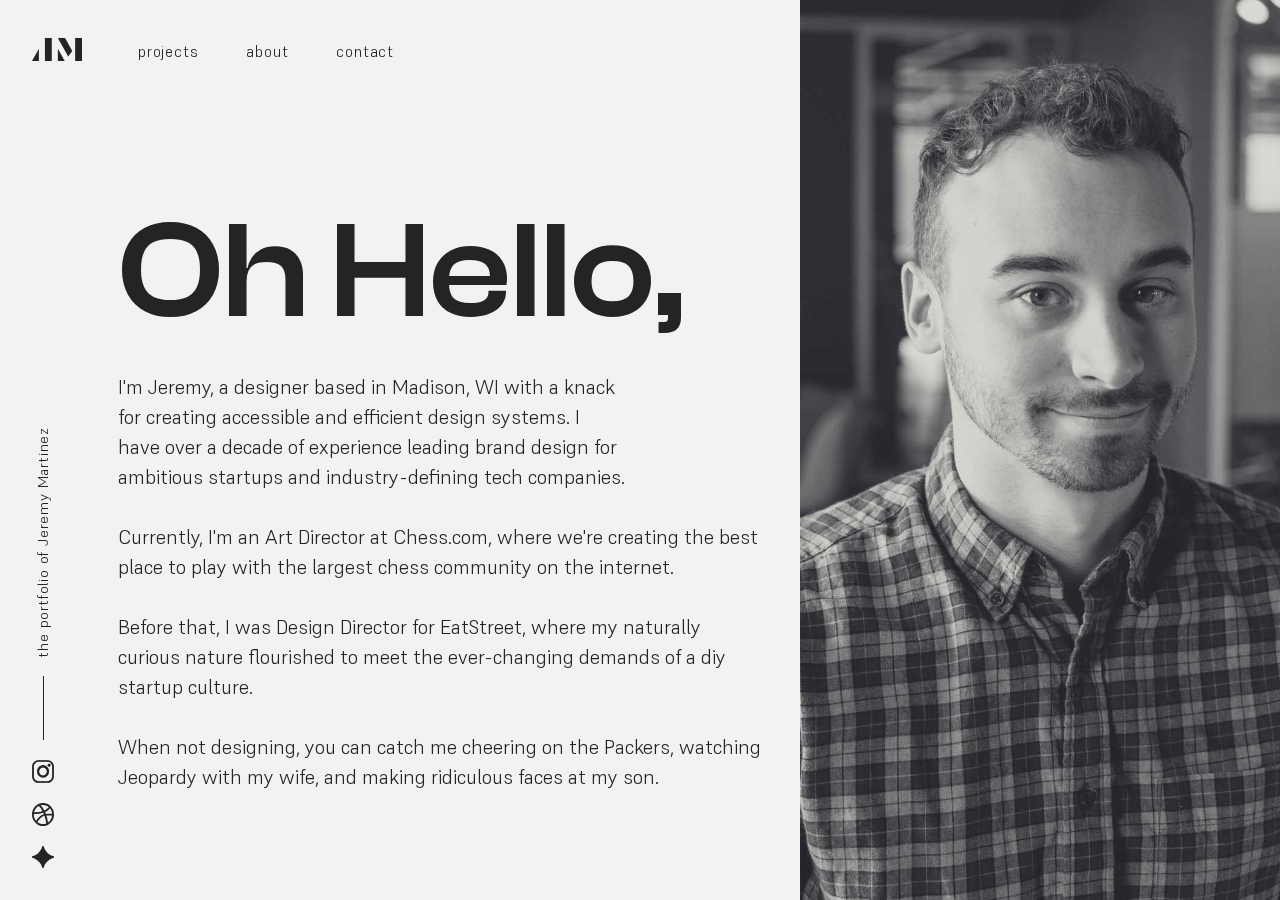
<file: about.html>
<!DOCTYPE html>
<html lang="en">
<head>
    <meta charset="UTF-8">
    <meta http-equiv="X-UA-Compatible" content="IE=edge">
    <meta name="viewport" content="width=device-width, initial-scale=1.0">
    <link rel="stylesheet" href="css/reset.css" type="text/css" media="screen">
    <link rel="stylesheet" href="css/styles.css" type="text/css" media="screen">
    <link rel="icon" href="media/favicon.ico" sizes="any">
    <link rel="icon" href="media/favicon.svg" type="image/svg+xml">
    <link rel="apple-touch-icon" href="media/favicon-apple-touch.png">
    <script defer src="js/swup.min.js"></script>
    <script defer src="js/SwupScrollPlugin.min.js"></script>
    <script defer src="js/SwupPreloadPlugin.min.js"></script>
    <script defer src="js/SwupProgressPlugin.min.js"></script>
    <script defer src="js/script.js"></script>
    <script defer src="js/toTop.js"></script>
    <script defer src="js/arrowScroll.js"></script>
    <script defer src="js/stopTransitionResize.js"></script>
    <script defer src="js/hamburgerMenu.js"></script>
    <script src="https://cdnjs.cloudflare.com/ajax/libs/jquery/3.6.0/jquery.slim.min.js"></script>
    <script defer src="js/gradient.js"></script>
    <title>Jeremy Martinez Design | About</title>
</head>
<body>
<div id="swup">
    <header class="header-light about-header-grid">
        <nav class="inset">
            <a id="nav-one" class="jm-logo nav-link toTop" href="/" data-swup-transition="homelink">
                <img src="media/jm.svg">
            </a>
            <ul class="menu menu-bg-about">
                <li class="nav-item"><a id="nav-two" class="nav-link toTop" href="/projects" data-swup-transition="projectslink">projects</a></li>
                <li class="nav-item"><a id="nav-three" class="nav-link toTop" href="/about" data-swup-transition="aboutlink">about</a></li>
                <li class="nav-item"><a id="nav-four" class="nav-link toTop" href="/contact" data-swup-transition="contactlink">contact</a></li>
            </ul>
            <div class="hamburger">
                <span class="bar"></span>
                <span class="bar"></span>
                <span class="bar"></span>
            </div>
        </nav>
		<div class="header-area-about-1 inset home-bg-1 to-home-bg-1">
			<div class="sidebar">
				<h1 class="sidebar-title">the portfolio of Jeremy Martinez</h1>
				<hr class="sidebar-divider">
				<a class="social-icon" href="https://www.instagram.com/jeremyamartinez/"><img src="media/instagram.svg" alt="Instagram"></a>
				<a class="social-icon" href="https://dribbble.com/jeremymartinez"><img src="media/dribbble.svg" alt="Dribbble"></a>
				<a class="social-icon" href="https://contra.com/jeremy_martinez_h0uqr7ny"><img src="media/contra.svg" alt="Contra"></a>
			</div>
            <div class="title title-about">
                <h2 class="transition-fade-down">Oh Hello,</h2>
                <p class="summary summary-about transition-fade-up">
                    I'm Jeremy, a designer based in Madison, WI with a knack for creating accessible and efficient design systems. I have over a decade of experience leading brand design for ambitious startups and industry-defining tech companies. 
                    <br><br>
                    Currently, I'm an Art Director at Chess.com, where we're creating the best place to play with the largest chess community on the internet.
                    <br><br>
                    Before that, I was Design Director for EatStreet, where my naturally curious nature flourished to meet the ever-changing demands of a diy startup culture.
                    <br><br>
                    When not designing, you can catch me cheering on the Packers, watching Jeopardy with my wife, and making ridiculous faces at my son.
                </p>
            </div>
		</div>
        <div class="down-arrow hide"></div>
		<div class="header-area-about-2 header-image about-header-bg">
            <div class="overlay transition-wipe home-bg-1 to-home-bg-1"></div>
		</div>
	</header>
</div>
</body>
</html>
</file>
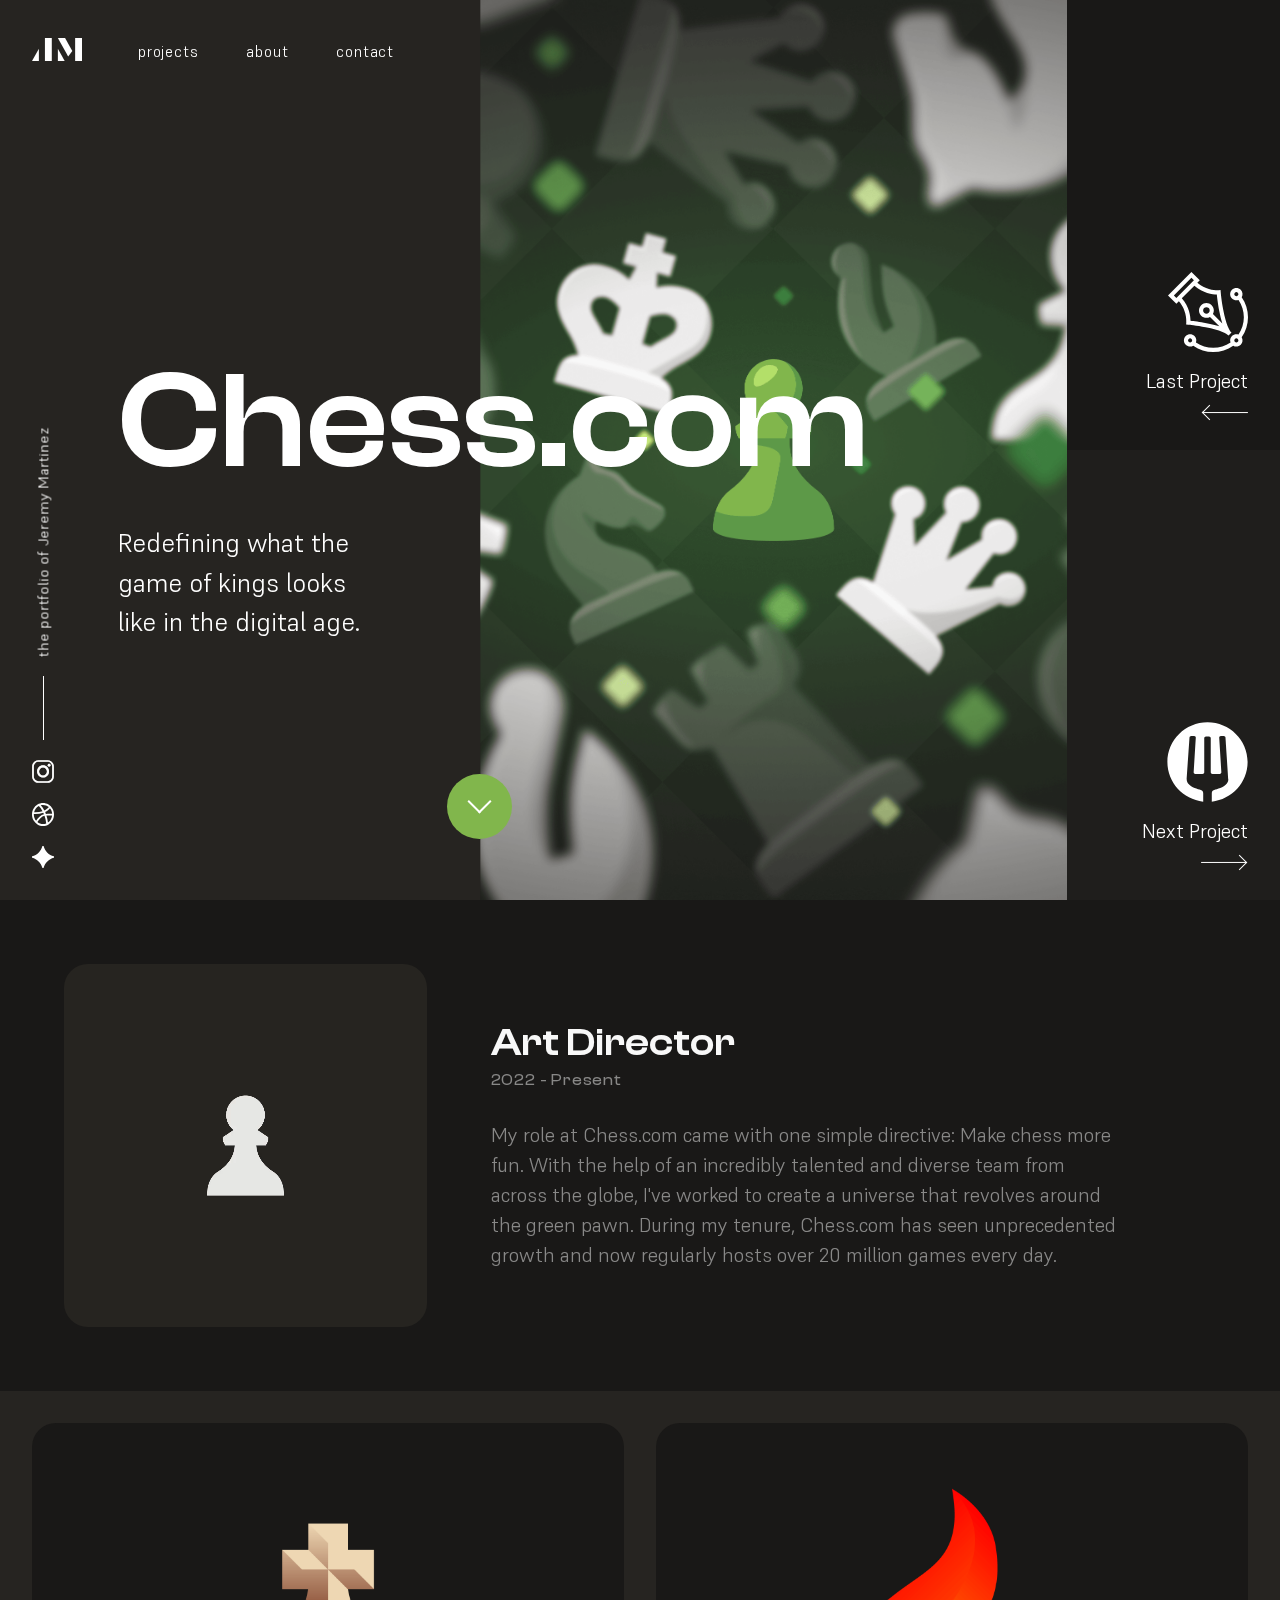
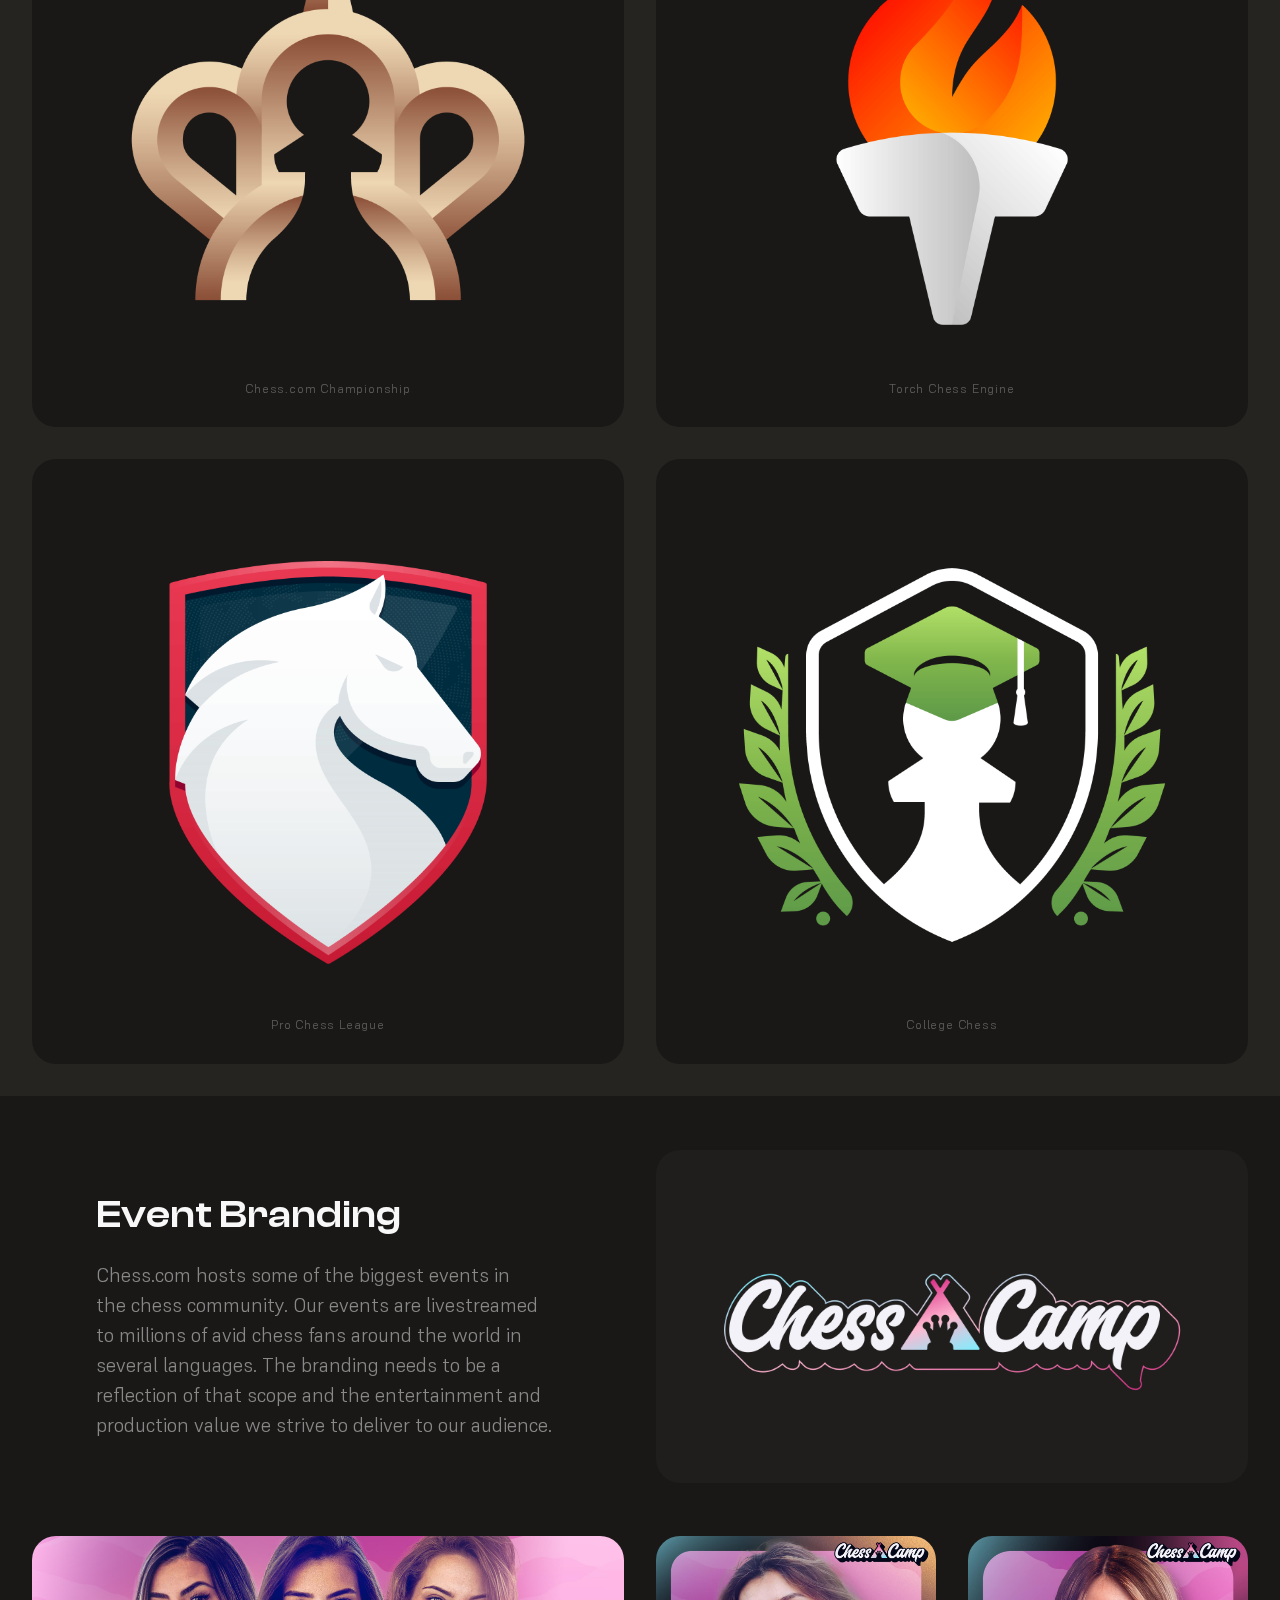
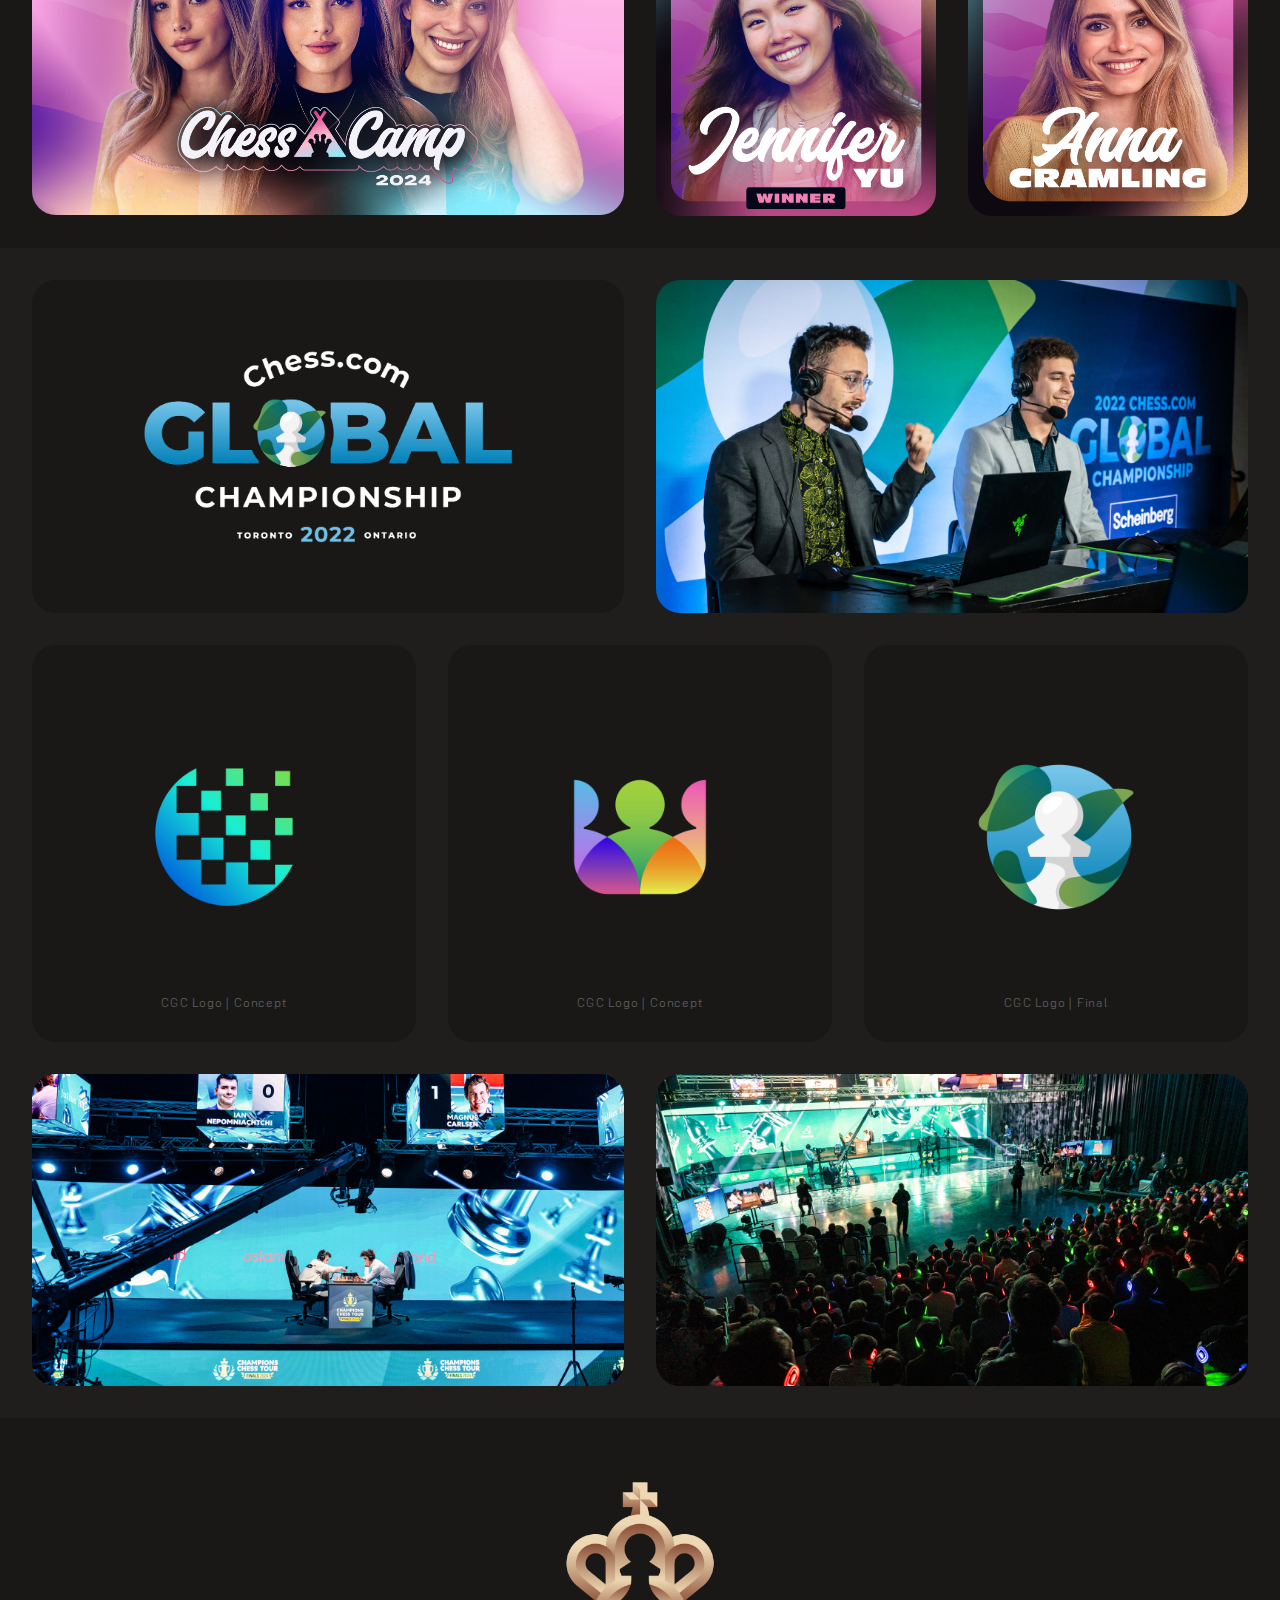
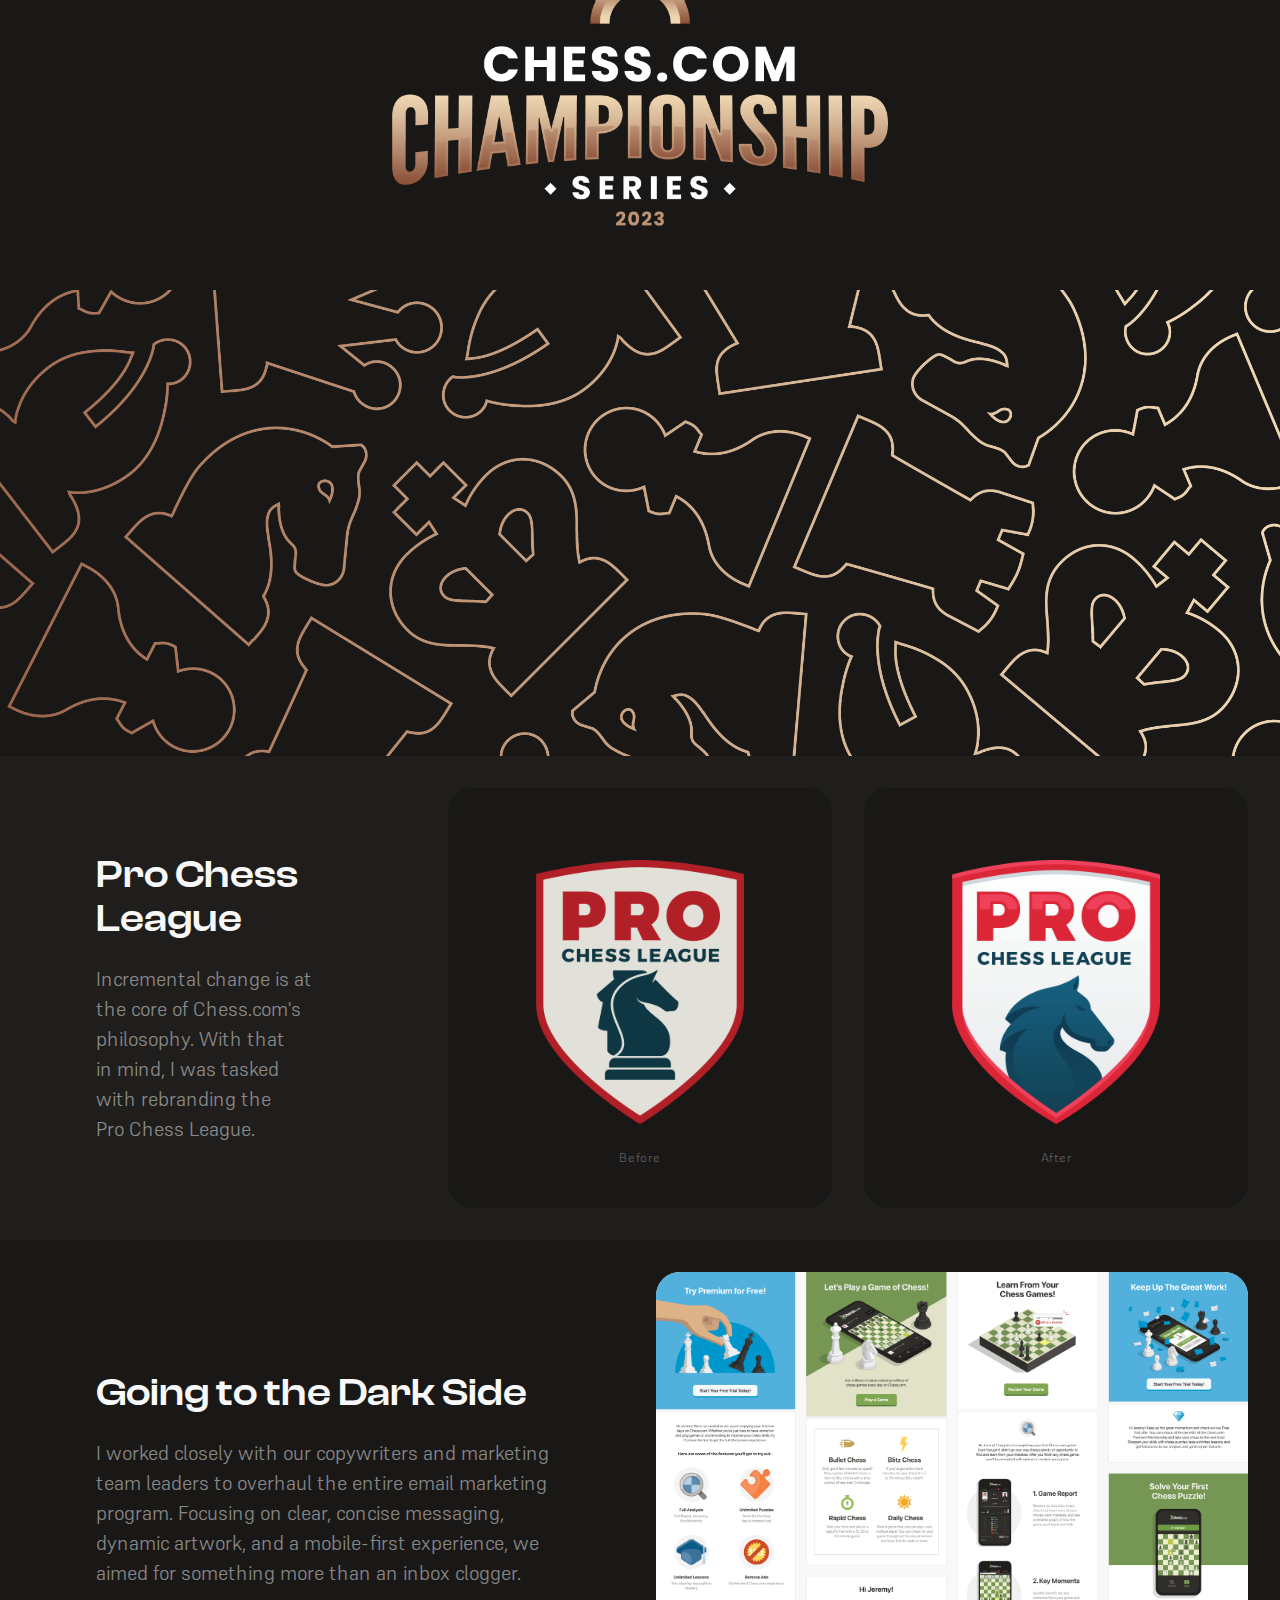
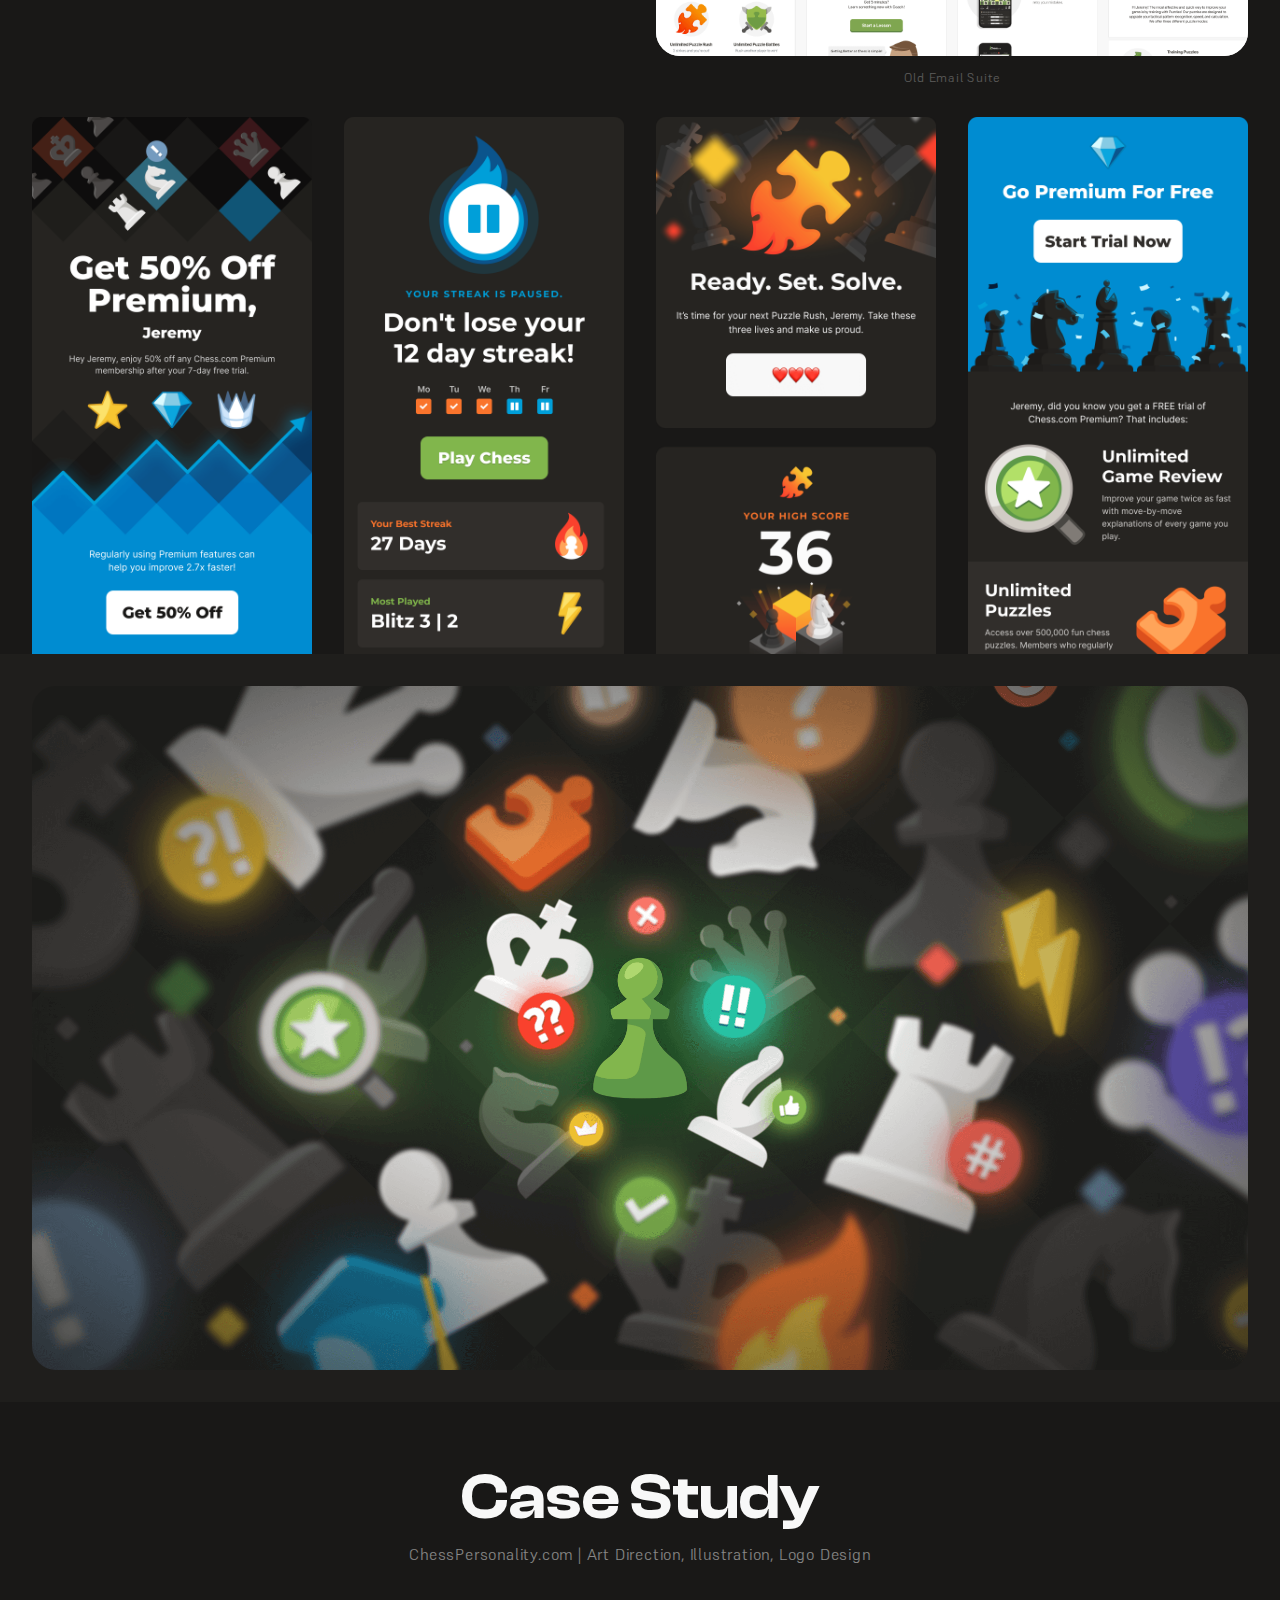
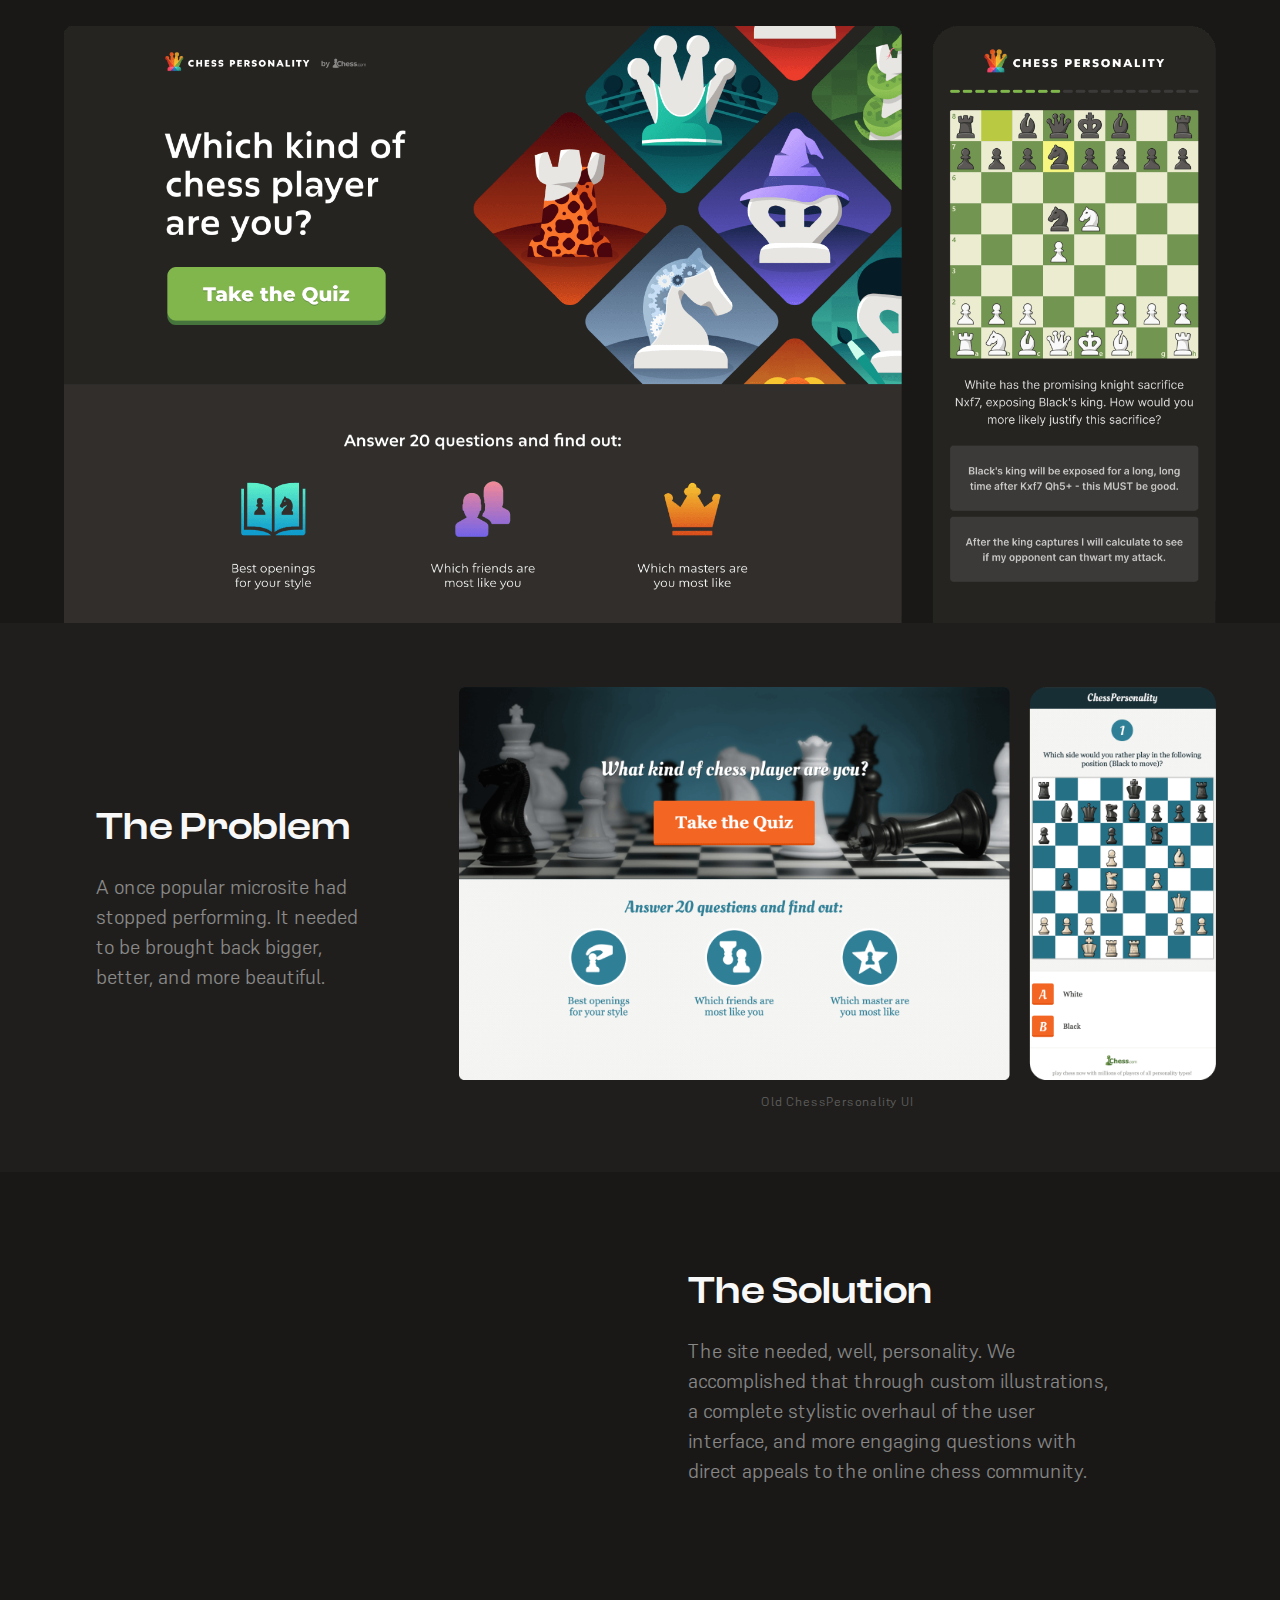
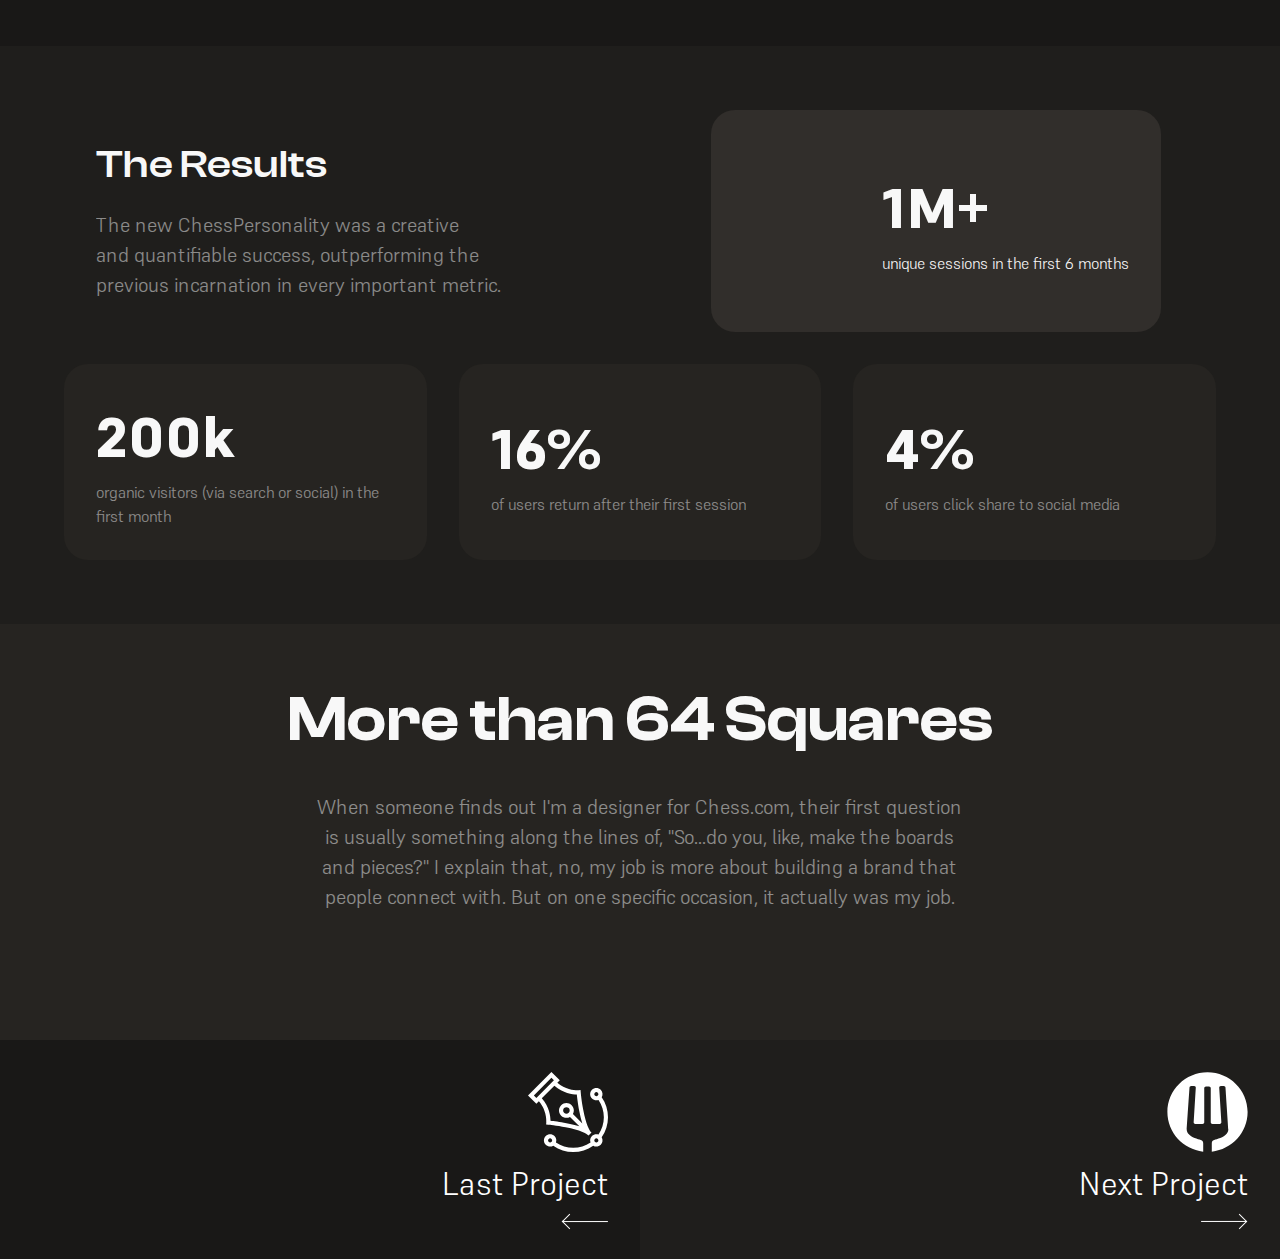
<file: chess.html>
<!DOCTYPE html>
<html lang="en">
<head>
    <meta charset="UTF-8">
    <meta http-equiv="X-UA-Compatible" content="IE=edge">
    <meta name="viewport" content="width=device-width, initial-scale=1.0">
    <link rel="stylesheet" href="css/reset.css" type="text/css" media="screen">
    <link rel="stylesheet" href="css/styles.css" type="text/css" media="screen">
	<link rel="icon" href="media/favicon.ico" sizes="any">
    <link rel="icon" href="media/favicon.svg" type="image/svg+xml">
    <link rel="apple-touch-icon" href="media/favicon-apple-touch.png">
    <script defer src="js/swup.min.js"></script>
	<script defer src="js/SwupScrollPlugin.min.js"></script>
	<script defer src="js/SwupPreloadPlugin.min.js"></script>
	<script defer src="js/SwupProgressPlugin.min.js"></script>
    <script defer src="js/script.js"></script>
	<script defer src="js/toTop.js"></script>
	<script defer src="js/arrowScroll.js"></script>
	<script defer src="js/stopTransitionResize.js"></script>
	<script defer src="js/hamburgerMenu.js"></script>
    <script src="https://cdnjs.cloudflare.com/ajax/libs/jquery/3.6.0/jquery.slim.min.js"></script>
    <script defer src="js/gradient.js"></script>
    <title>Jeremy Martinez Design | Chess.com</title>
</head>
<body>
<div id="swup">
    <header class="header-dark">
		<nav class="inset">
			<a id="nav-one" class="jm-logo nav-link toTop" href="/" data-swup-transition="homelink" [data-swup-preload]>
				<img src="media/jm.svg">
			</a>
			<ul class="menu menu-bg-chess">
				<li class="nav-item"><a id="nav-two" class="nav-link toTop" href="/projects" data-swup-transition="projectslink" [data-swup-preload]>projects</a></li>
				<li class="nav-item"><a id="nav-three" class="nav-link toTop" href="/about" data-swup-transition="aboutlink" [data-swup-preload]>about</a></li>
				<li class="nav-item"><a id="nav-four" class="nav-link toTop" href="/contact" data-swup-transition="contactlink" [data-swup-preload]>contact</a></li>
			</ul>
			<div class="hamburger">
                <span class="bar"></span>
                <span class="bar"></span>
                <span class="bar"></span>
            </div>
		</nav>
		<div class="header-area-1 inset chess-bg-1 to-home-bg-1 to-about-bg to-contact-bg-1 to-illustration-bg-1 to-eatstreet-bg-1">
			<div class="sidebar">
				<h1 class="sidebar-title">the portfolio of Jeremy Martinez</h1>
				<hr class="sidebar-divider">
				<a class="social-icon" href="https://www.instagram.com/jeremyamartinez/"><img src="media/instagram.svg" alt="Instagram"></a>
				<a class="social-icon" href="https://dribbble.com/jeremymartinez"><img src="media/dribbble.svg" alt="Dribbble"></a>
				<a class="social-icon" href="https://contra.com/jeremy_martinez_h0uqr7ny"><img src="media/contra.svg" alt="Contra"></a>
			</div>
			<div class="title">
				<h2 class="transition-fade-down">Chess.com</h2>
				<p class="summary transition-fade-up">
					Redefining what the game of kings looks like in the digital age.
				</p>
			</div>
		</div>

		<button type="button" class="down-arrow chess-bg-2 to-home-bg-2 to-illustration-bg-2 to-eatstreet-bg-2" data-no-swup>
			<span class="arrow"></span>
		</button>

		<div class="header-area-2 header-image chess-header-bg">
            <div class="overlay transition-wipe chess-bg-1 to-home-bg-1 to-about-bg to-contact-bg-1 to-illustration-bg-1 to-eatstreet-bg-1"></div>
		</div>

		<div class="header-area-3 inset chess-bg-3 to-home-bg-3 to-about-bg to-contact-bg-3 to-illustration-bg-3 to-eatstreet-bg-3">
			<a id="last" class="toTop" href="/illustration" data-swup-transition="illustrationlink" [data-swup-preload]>
				<div class="project-navigation">
					<img class="transition-fade-left" src="media/logo-illustration.svg" alt="illustration">
					<div class="transition-fade-right">Last Project</div>
					<div class="long-arrow-left"></div>
				</div>
			</a>
		</div>

		<div class="header-area-4 inset chess-bg-4 to-home-bg-4 to-about-bg to-contact-bg-4 to-illustration-bg-4 to-eatstreet-bg-4">
			<a id="next" class="toTop" href="/eatstreet" data-swup-transition="eatstreetlink" [data-swup-preload]>
				<div class="project-navigation">
					<img class="transition-fade-right" src="media/logo-eatstreet.svg" alt="EatStreet">
					<div class="transition-fade-left">Next Project</div>
					<div class="long-arrow-right"></div>
				</div>
			</a>
		</div>
	</header>
	<main id="first" class="transition-fade">

	<!-- Role -->
	
	<section class="showcase inset-deep grid-gap chess-bg-3">
		<div class="three-column mobile-one-column flex-center">
			<video autoplay loop muted playsinline class="rounded">
					<source src="media/chesscom/spinner-morph.mp4" type="video/mp4">
			</video>
		</div>
		<div class="two-thirds project-text inset mobile-one-column flex-center">
			<p class="headline chess-color-1">
				Art Director
			</p>
			<p class="subheadline chess-color-2">2022 - Present</p>
			<p class="description chess-color-2">
				My role at Chess.com came with one simple directive: Make chess more fun.
				With the help of an incredibly talented and diverse team from across the globe, I've worked to create a universe that revolves around the green pawn. 
				During my tenure, Chess.com has seen unprecedented growth and now regularly hosts over 20 million games every day.
			</p>
		</div>
	</section>

	<!-- Logos -->

	<section class="showcase inset grid-gap chess-bg-1">
		<div class="two-column mobile-one-column inset chess-bg-3 rounded">
			<img src="media/chesscom/ccc-logo.png" loading="lazy">
			<p class="caption chess-color-2 center-text">Chess.com Championship</p>
		</div>
		<div class="two-column mobile-one-column inset chess-bg-3 rounded">
			<img src="media/chesscom/torch-logo.png" loading="lazy">
			<p class="caption chess-color-2 center-text">Torch Chess Engine</p>
		</div>
		<div class="two-column mobile-one-column inset chess-bg-3 rounded">
			<img src="media/chesscom/pcl-reverse.png" loading="lazy">
			<p class="caption chess-color-2 center-text">Pro Chess League</p>
		</div>
		<div class="two-column mobile-one-column inset chess-bg-3 rounded">
			<img src="media/chesscom/college-chess-2.png" loading="lazy">
			<p class="caption chess-color-2 center-text">College Chess</p>
		</div>

	</section>

	<!-- Live Events -->
	
	<section class="showcase grid-gap inset chess-bg-3">
		<div class="two-column inset-deep mobile-one-column project-text">
			<p class="headline chess-color-1">
				Event Branding
			</p>
			<p class="description chess-color-2">
				Chess.com hosts some of the biggest events in the chess community. Our events are livestreamed to millions of avid chess fans around the world in several languages. 
				The branding needs to be a reflection of that scope and the entertainment and production value we strive to deliver to our audience.
			</p>
		</div>
		<div class="two-column mobile-one-column flex-center">
			<img src="media/chesscom/chess-camp-logo.png" class="rounded chess-bg-4" loading="lazy">
		</div>
		<div class="two-column mobile-one-column">
			<img src="media/chesscom/chess-camp-promo.jpg" class="rounded" loading="lazy">
		</div>
		<div class="four-column mobile-two-column">
			<img src="media/chesscom/chess-camp-jennifer.jpg" class="rounded" loading="lazy">
		</div>
		<div class="four-column mobile-two-column">
			<img src="media/chesscom/chess-camp-cramling.jpg" class="rounded" loading="lazy">
		</div>
	</section>
	<section class="showcase grid-gap inset chess-bg-4">
		<div class="two-column mobile-one-column flex-center chess-bg-3 rounded">
			<img src="media/chesscom/cgc-badge.png" loading="lazy">
		</div>
		<div class="two-column mobile-one-column">
			<img src="media/chesscom/cgc-photo-1.jpg" class="rounded" loading="lazy">
		</div>
		<div class="three-column mobile-one-column inset chess-bg-3 rounded">
			<img src="media/chesscom/cgc-concept-1.png" loading="lazy">
			<p class="caption chess-color-2 center-text">CGC Logo | Concept</p>
		</div>
		<div class="three-column mobile-one-column inset chess-bg-3 rounded">
			<img src="media/chesscom/cgc-concept-4.png" loading="lazy">
			<p class="caption chess-color-2 center-text">CGC Logo | Concept</p>
		</div>
		<div class="three-column mobile-one-column inset chess-bg-3 rounded">
			<img src="media/chesscom/cgc-concept-3.png" loading="lazy">
			<p class="caption chess-color-2 center-text">CGC Logo | Final</p>
		</div>
		<!--<div class="two-thirds mobile-one-column">
			<img src="media/chesscom/cgc-wordmark-blue.png" class="rounded" loading="lazy">
		</div>-->
		<div class="two-column mobile-one-column">
			<img src="media/chesscom/cct-photo-1.jpg" class="rounded" loading="lazy">
		</div>
		<div class="two-column mobile-one-column">
			<img src="media/chesscom/cct-photo-2.jpg" class="rounded" loading="lazy">
		</div>
	</section>
	<section class="showcase grid-gap chess-bg-3">
		<!--<div class="two-column mobile-one-column inset chess-bg-3 rounded">
			<img src="media/chesscom/ccc-logo.png" loading="lazy">
		</div>-->
		<div class="two-column two-column-center flex-center mobile-one-column inset-deep">
			<img src="media/chesscom/ccc-badge-2.png" loading="lazy">
		</div>
	</section>

 	<!-- Outline -->
	
	 <section class="showcase grid-gap chess-bg-3">
		<div class="one-column">
			<img src="media/chesscom/piece-outline.png" loading="lazy">
		</div>
	</section>

	<!-- PCL -->
	
	<section class="showcase grid-gap inset chess-bg-4">
		<div class="three-column inset-deep mobile-one-column project-text">
			<p class="headline chess-color-1">
				Pro Chess League
			</p>
			<p class="description chess-color-2">
				Incremental change is at the core of Chess.com's philosophy. With that in mind, I was tasked with rebranding the Pro Chess League.
			</p>
		</div>
		<div class="three-column mobile-one-column inset chess-bg-3 flex-center flex-dir-column rounded">
			<img src="media/chesscom/pcl-logo-old.png" loading="lazy">
			<p class="caption chess-color-2 center-text">Before</p>
		</div>
		<div class="three-column mobile-one-column inset chess-bg-3 flex-center flex-dir-column rounded">
			<img src="media/chesscom/pcl-logo.png" loading="lazy">
			<p class="caption chess-color-2 center-text">After</p>
		</div>
	</section>

	<!-- Emails -->

	<section class="showcase flush-bottom grid-gap inset chess-bg-3">
		<div class="two-column inset-deep mobile-one-column project-text">
			<p class="headline chess-color-1">
				Going to the Dark Side
			</p>
			<p class="description chess-color-2">
				I worked closely with our copywriters and marketing team leaders to overhaul the entire email marketing program. 
				Focusing on clear, concise messaging, dynamic artwork, and a mobile-first experience, we aimed for something more than an inbox clogger.
			</p>
		</div>
		<div class="two-column mobile-one-column">
			<img src="media/chesscom/old-emails-2.png" class="rounded chess-bg-6" loading="lazy">
			<p class="caption pad-top-1 chess-color-2 center-text">
				Old Email Suite
			</p>
		</div>
		<div class="four-column mobile-two-column">
			<img src="media/chesscom/email-2.png" class="" loading="lazy">
		</div>
		<div class="four-column mobile-two-column">
			<img src="media/chesscom/email-3.png" class="" loading="lazy">
		</div>
		<div class="four-column mobile-two-column">
			<img src="media/chesscom/email-4.png" class="" loading="lazy">
		</div>
		<div class="four-column mobile-two-column">
			<img src="media/chesscom/email-7.png" class="" loading="lazy">
		</div>
		<!--<div class="one-column">
			<img src="media/chesscom/new-emails.png" loading="lazy">
		</div>-->
	</section>

 	<!-- Chessplosion -->
	
	 <section class="showcase inset chess-bg-4">
		<div class="one-column">
			<img src="media/chesscom/chessplosion.png" class="rounded" loading="lazy">
		</div>
	</section>

	<!-- Chess Personality -->

	<section class="showcase showcase-headline grid-gap chess-bg-3">
		<div class="one-column mobile-one-column center-text">
			<h3 class="chess-color-1">Case Study</h3>
			<h4 class="chess-color-2">
				<a href="https://www.chesspersonality.com/" class="chess-color-1">ChessPersonality.com</a> 
				| Art Direction, Illustration, Logo Design
			</h4>
		</div>
	</section>
	<section class="showcase grid-gap inset-deep flush-bottom chess-bg-3">
		<div class="one-column">
			<img src="media/chesscom/personality-ui-2.png" loading="lazy">
		</div>
	</section>
	<section class="showcase grid-gap inset-deep chess-bg-4">
		<div class="three-column inset mobile-one-column project-text">
			<p class="headline chess-color-1">
				The Problem
			</p>
			<p class="description chess-color-2">
				A once popular microsite had stopped performing. It needed to be brought back bigger, better, and more beautiful. 
			</p>
		</div>
		<div class="two-thirds mobile-one-column flex-center flex-dir-column">
			<img src="media/chesscom/personality-ui-old.png" loading="lazy">
			<p class="caption pad-top-1 chess-color-2 center-text">Old ChessPersonality UI</p>
		</div>
	</section>
	<section class="showcase grid-gap inset-deep chess-bg-3">
		<div class="two-column mobile-one-column flex-center">
			<img src="media/chesscom/personality-result-page-2.png" class="rounded" loading="lazy">
		</div>
		<div class="two-column inset mobile-one-column project-text">
			<p class="headline chess-color-1">
				The Solution
			</p>
			<p class="description chess-color-2">
				The site needed, well, personality. We accomplished that through custom illustrations, a complete stylistic overhaul of the user interface, and more engaging questions with direct appeals to the online chess community.
			</p>
		</div>
		<div class="six-column mobile-three-column">
			<img src="media/chesscom/personality-jester.png" class="rounded" loading="lazy">
		</div>
		<div class="six-column mobile-three-column">
			<img src="media/chesscom/personality-magician.png" class="rounded" loading="lazy">
		</div>
		<div class="six-column mobile-three-column">
			<img src="media/chesscom/personality-inventor.png" class="rounded" loading="lazy">
		</div>
		<div class="six-column mobile-three-column">
			<img src="media/chesscom/personality-caveman.png" class="rounded" loading="lazy">
		</div>
		<div class="six-column mobile-three-column">
			<img src="media/chesscom/personality-grappler.png" class="rounded" loading="lazy">
		</div>
		<div class="six-column mobile-three-column">
			<img src="media/chesscom/personality-wizard.png" class="rounded" loading="lazy">
		</div>
		<div class="six-column mobile-three-column">
			<img src="media/chesscom/personality-wildcard.png" class="rounded" loading="lazy">
		</div>
		<div class="six-column mobile-three-column">
			<img src="media/chesscom/personality-machine.png" class="rounded" loading="lazy">
		</div>
		<div class="six-column mobile-three-column">
			<img src="media/chesscom/personality-assassin.png" class="rounded" loading="lazy">
		</div>
		<div class="six-column mobile-three-column">
			<img src="media/chesscom/personality-swindler.png" class="rounded" loading="lazy">
		</div>
		<div class="six-column mobile-three-column">
			<img src="media/chesscom/personality-mastermind.png" class="rounded" loading="lazy">
		</div>
		<div class="six-column mobile-three-column">
			<img src="media/chesscom/personality-artist.png" class="rounded" loading="lazy">
		</div>
	</section>
	<section class="showcase grid-gap inset-deep chess-bg-4">
		<div class="two-column inset mobile-one-column project-text limit-width-2">
			<p class="headline chess-color-1">
				The Results
			</p>
			<p class="description chess-color-2">
				The new ChessPersonality was a creative and quantifiable success, outperforming the previous incarnation in every important metric.
			</p>
		</div>
		<section class="two-column mobile-one-column showcase grid-gap inset chess-bg-5 rounded">
			<div class="three-column project-text">
				<img src="media/chesscom/personality-queen.png" loading="lazy">
			</div>
			<div class="two-thirds project-text">
					<p class="metric-figure chess-color-1">
					1M+
				</p>
				<p class="metric-detail chess-color-1">unique sessions in the first 6 months</p>
			</div>
		</section>
		<div class="three-column mobile-one-column chess-bg-1 rounded project-text inset">
			<p class="metric-figure chess-color-1">
				200k
			</p>
			<p class="metric-detail chess-color-2">organic visitors (via search or social) in the first month</p>
		</div>
		<div class="three-column mobile-one-column chess-bg-1 rounded project-text inset">
			<p class="metric-figure chess-color-1">
				16%
			</p>
			<p class="metric-detail chess-color-2">of users return after their first session</p>
		</div>
		<div class="three-column mobile-one-column chess-bg-1 rounded project-text inset">
			<p class="metric-figure chess-color-1">
				4%
			</p>
			<p class="metric-detail chess-color-2">of users click share to social media</p>
		</div>
	</section>

	<!-- Chess Boards -->
	 
	<section class="showcase showcase-headline grid-gap chess-bg-1">
		<div class="two-thirds two-thirds-center flex-center mobile-one-column project-text center-text">
			<h3 class="chess-color-1">More than 64 Squares</h3>
			<p class="description chess-color-2">
				When someone finds out I'm a designer for Chess.com, their first question is usually something along the lines of, 
				"So...do you, like, make the boards and pieces?" I explain that, no, my job is more about building a brand that people connect with. 
				But on one specific occasion, it actually was my job.
			</p>
		</div>
	</section>
	<section class="showcase grid-gap inset-deep chess-bg-1">
		<div class="three-column mobile-one-column">
			<img src="media/chesscom/board-basketball.png" class="rounded" loading="lazy">
		</div>
		<div class="three-column mobile-one-column">
			<img src="media/chesscom/board-football.png" class="rounded" loading="lazy">
		</div>
		<div class="three-column mobile-one-column">
			<img src="media/chesscom/board-hockey.png" class="rounded" loading="lazy">
		</div>
	</section>

	<!-- Footer Navigation -->
	
    <section class="showcase header-dark">
        <div class="footer-nav two-column chess-bg-3 inset">
            <a href="/illustration" data-swup-transition="toplink">
				<div class="project-navigation">
					<img class="project-nav-logo" src="media/logo-illustration.svg">
					<div>Last Project</div>
					<div class="long-arrow-left"></div>
				</div>
            </a>
        </div>
        <div class="footer-nav two-column chess-bg-4 inset">
            <a href="/eatstreet" data-swup-transition="toplink">
				<div class="project-navigation">
					<img class="project-nav-logo" src="media/logo-eatstreet.svg">
					<div>Next Project</div>
					<div class="long-arrow-right"></div>
				</div>
            </a>
        </div>
    </section>
		
	</main>
</div>
</body>
</html>
</file>
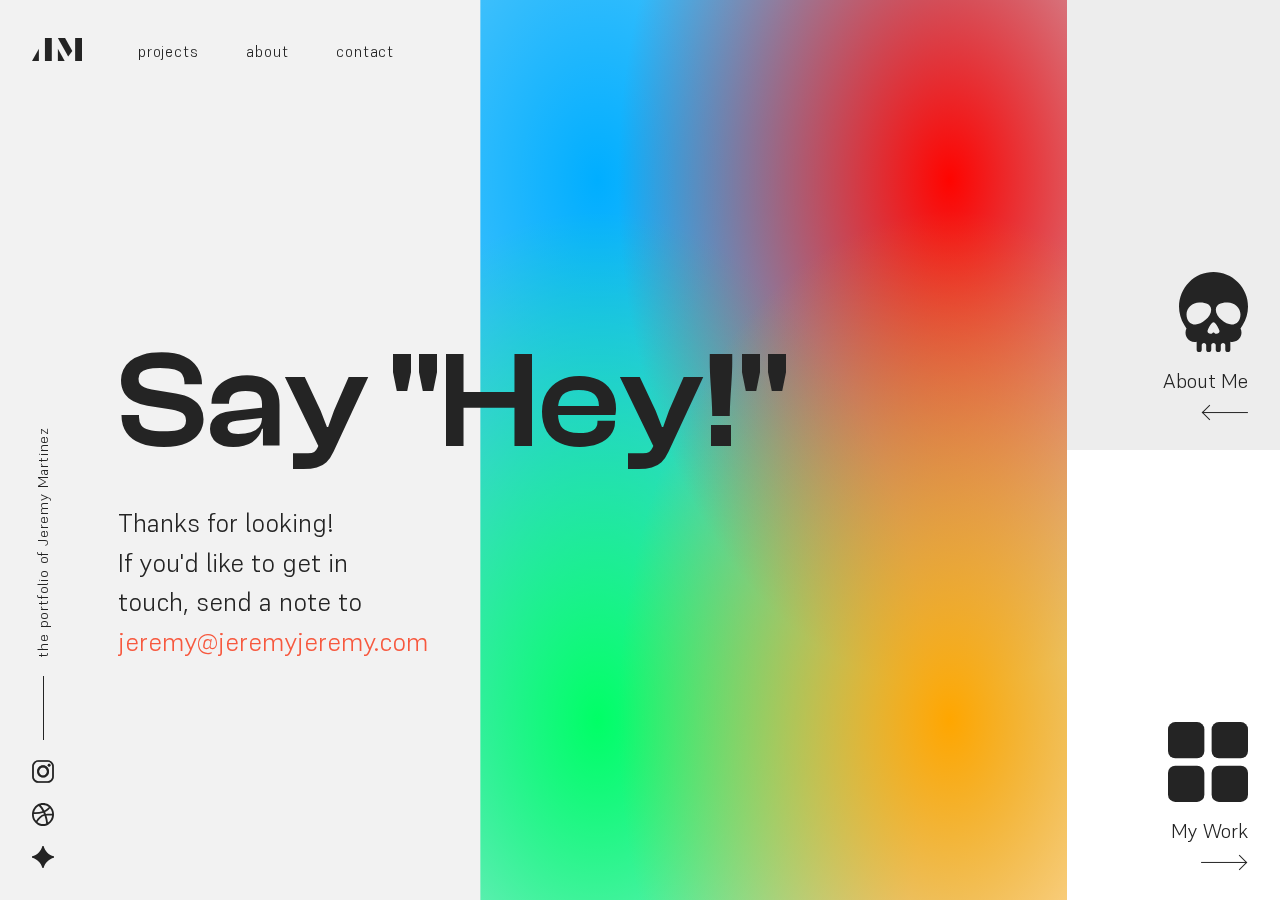
<file: contact.html>
<!DOCTYPE html>
<html lang="en">
<head>
    <meta charset="UTF-8">
    <meta http-equiv="X-UA-Compatible" content="IE=edge">
    <meta name="viewport" content="width=device-width, initial-scale=1.0">
    <link rel="stylesheet" href="css/reset.css" type="text/css" media="screen">
    <link rel="stylesheet" href="css/styles.css" type="text/css" media="screen">
	<link rel="icon" href="media/favicon.ico" sizes="any">
    <link rel="icon" href="media/favicon.svg" type="image/svg+xml">
    <link rel="apple-touch-icon" href="media/favicon-apple-touch.png">
    <script defer src="js/swup.min.js"></script>
	<script defer src="js/SwupScrollPlugin.min.js"></script>
	<script defer src="js/SwupPreloadPlugin.min.js"></script>
	<script defer src="js/SwupProgressPlugin.min.js"></script>
    <script defer src="js/script.js"></script>
	<script defer src="js/toTop.js"></script>
	<script defer src="js/arrowScroll.js"></script>
	<script defer src="js/stopTransitionResize.js"></script>
	<script defer src="js/hamburgerMenu.js"></script>
    <script src="https://cdnjs.cloudflare.com/ajax/libs/jquery/3.6.0/jquery.slim.min.js"></script>
    <script defer src="js/gradient.js"></script>
    <title>Jeremy Martinez Design | Contact</title>
</head>
<body>
<div id="swup">
    <header class="header-light">
		<nav class="inset">
			<a id="nav-one" class="jm-logo nav-link toTop" href="/" data-swup-transition="homelink" [data-swup-preload]>
				<img src="media/jm.svg">
			</a>
			<ul class="menu menu-bg-home">
				<li class="nav-item"><a id="nav-two" class="nav-link toTop" href="/projects" data-swup-transition="projectslink" [data-swup-preload]>projects</a></li>
				<li class="nav-item"><a id="nav-three" class="nav-link toTop" href="/about" data-swup-transition="aboutlink" [data-swup-preload]>about</a></li>
				<li class="nav-item"><a id="nav-four" class="nav-link toTop" href="/contact" data-swup-transition="contactlink" [data-swup-preload]>contact</a></li>
			</ul>
			<div class="hamburger">
                <span class="bar"></span>
                <span class="bar"></span>
                <span class="bar"></span>
            </div>
		</nav>
		<div class="header-area-1 inset home-bg-1 to-about-bg">
			<div class="sidebar">
				<h1 class="sidebar-title">the portfolio of Jeremy Martinez</h1>
				<hr class="sidebar-divider">
				<a class="social-icon" href="https://www.instagram.com/jeremyamartinez/"><img src="media/instagram.svg" alt="Instagram"></a>
				<a class="social-icon" href="https://dribbble.com/jeremymartinez"><img src="media/dribbble.svg" alt="Dribbble"></a>
				<a class="social-icon" href="https://contra.com/jeremy_martinez_h0uqr7ny"><img src="media/contra.svg" alt="Contra"></a>
			</div>
			<div class="title">
				<h2 class="transition-fade-down">Say "Hey!"</h2>
				<p class="summary transition-fade-up">
					Thanks for looking! If you'd like to get in touch, send a note to <a href="mailto:jeremy@jeremyjeremy.com">jeremy@jeremyjeremy.com</a>
				</p>
			</div>
		</div>

		<div class="down-arrow hide"></div>

		<div class="header-area-2 home-bg-1 gradient">
            <div class="overlay transition-wipe home-bg-1 to-about-bg"></div>
		</div>

		<div class="header-area-3 inset home-bg-3 to-about-bg">
			<a id="last" class="toTop" href="/about" data-swup-transition="aboutlink" [data-swup-preload]>
				<div class="project-navigation">
					<img class="project-nav-logo transition-fade-left" src="media/logo-about.svg" alt="About Me">
					<div class="transition-fade-right">About Me</div>
					<div class="long-arrow-left"></div>
				</div>
			</a>
		</div>

		<div class="header-area-4 inset home-bg-4 to-about-bg">
			<a id="next" class="toTop" href="/projects" data-swup-transition="projectslink" [data-swup-preload]>
				<div class="project-navigation">
					<img class="project-nav-logo transition-fade-right" src="media/logo-projects.svg" alt="Projects">
					<div class="transition-fade-left">My Work</div>
					<div class="long-arrow-right"></div>
				</div>
			</a>
		</div>
	</header>
</div>
</body>

</html>
</file>
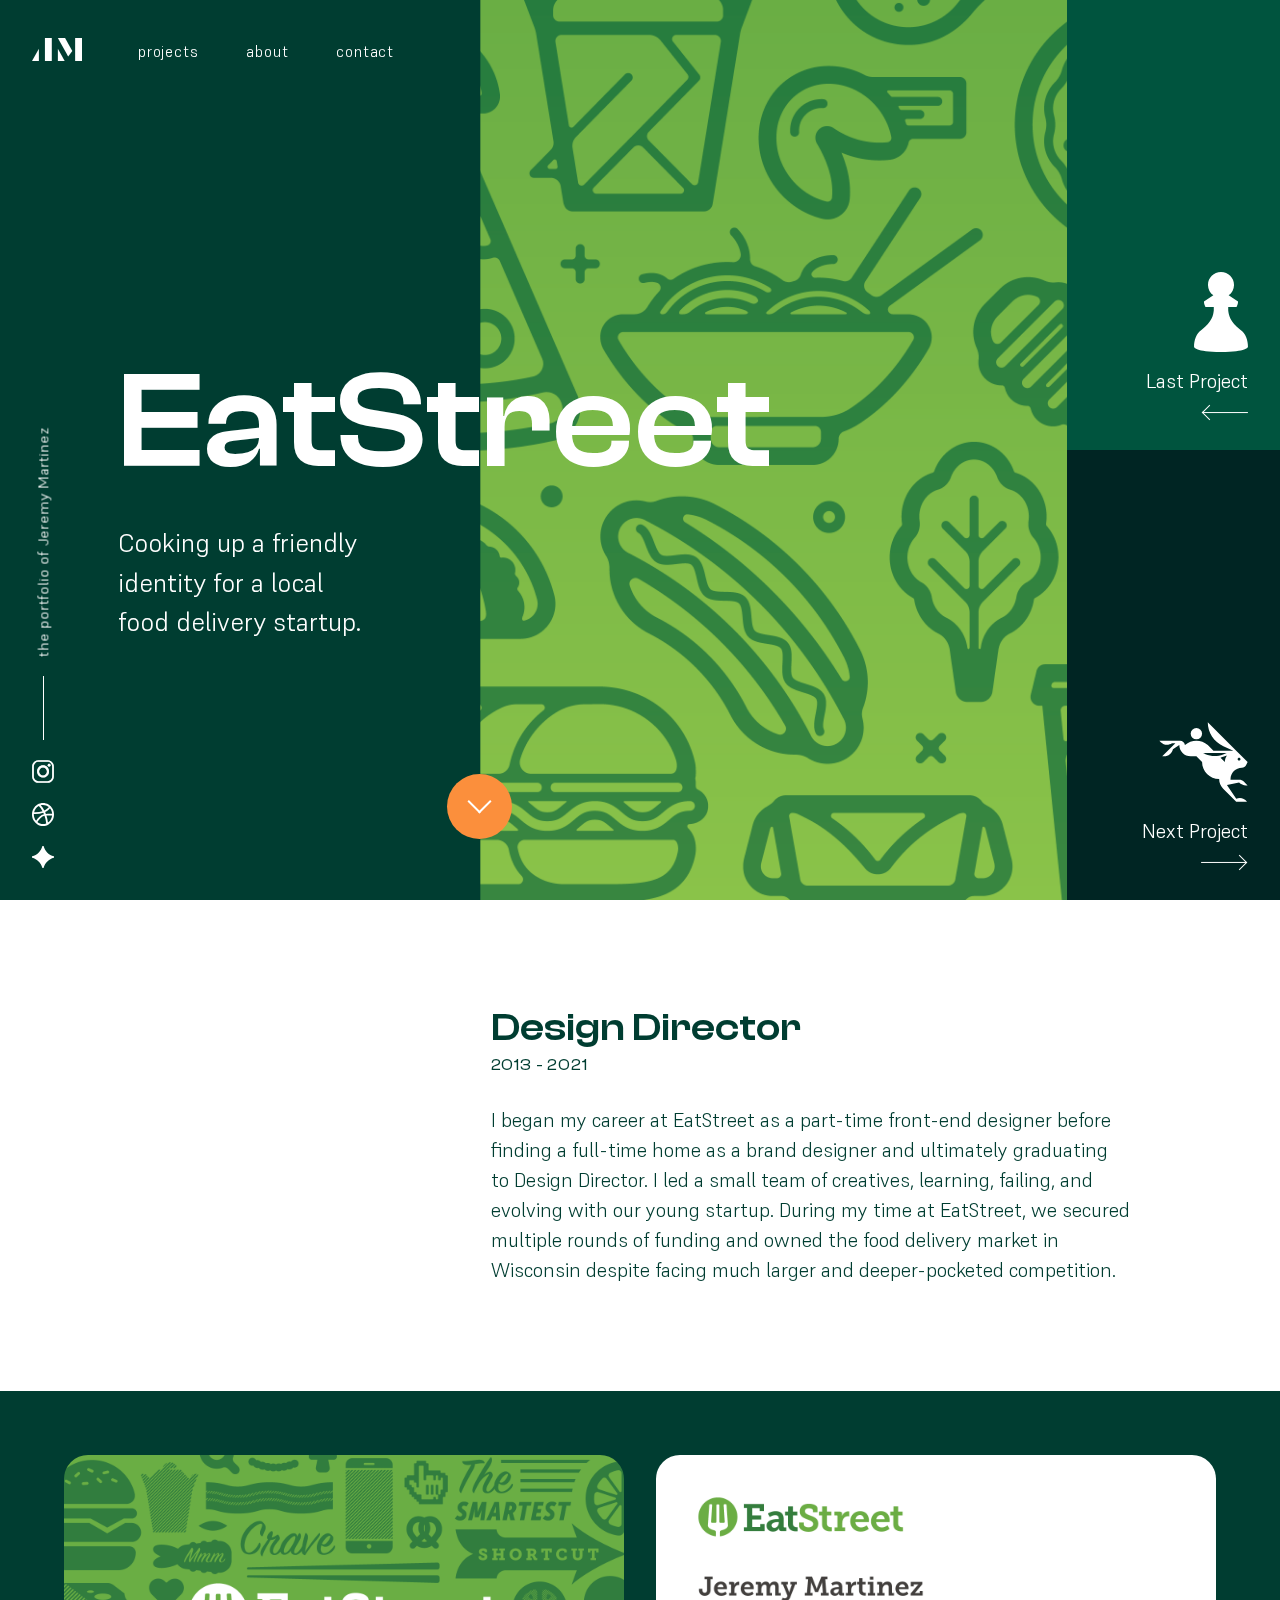
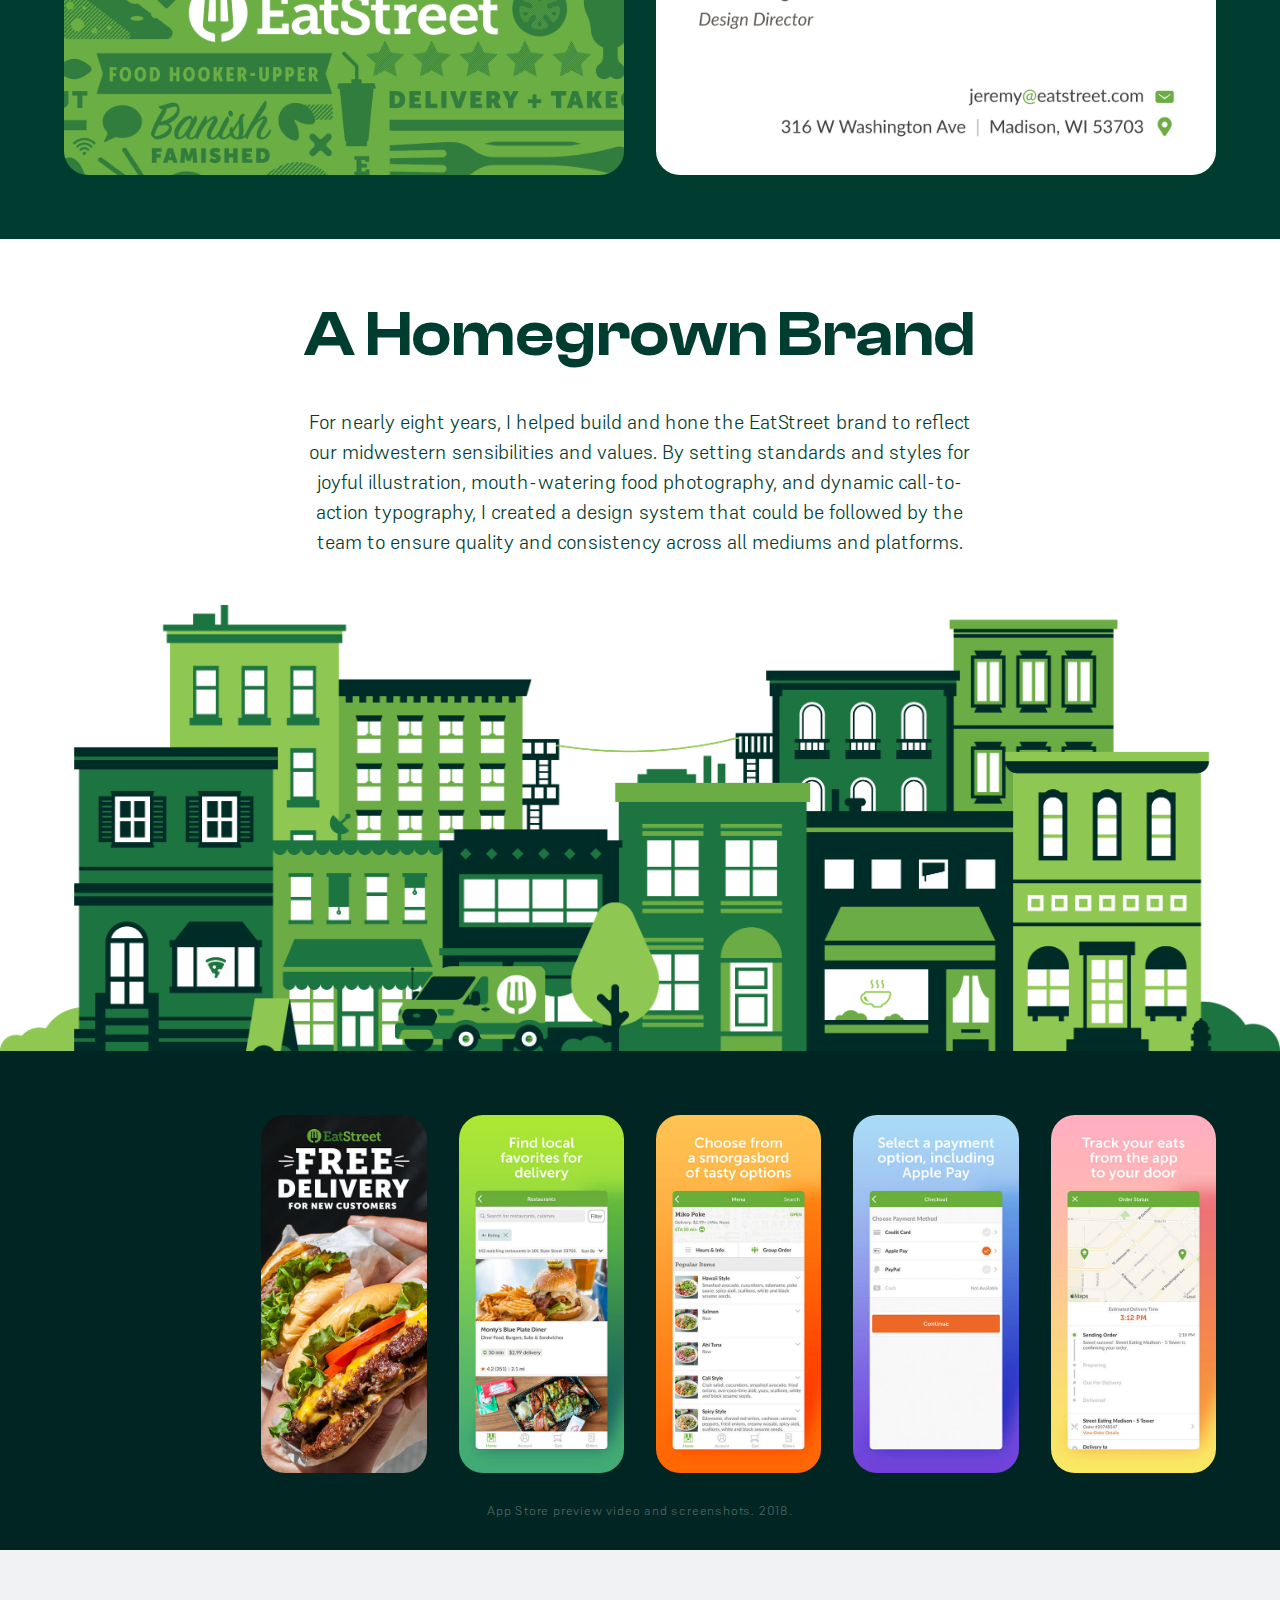
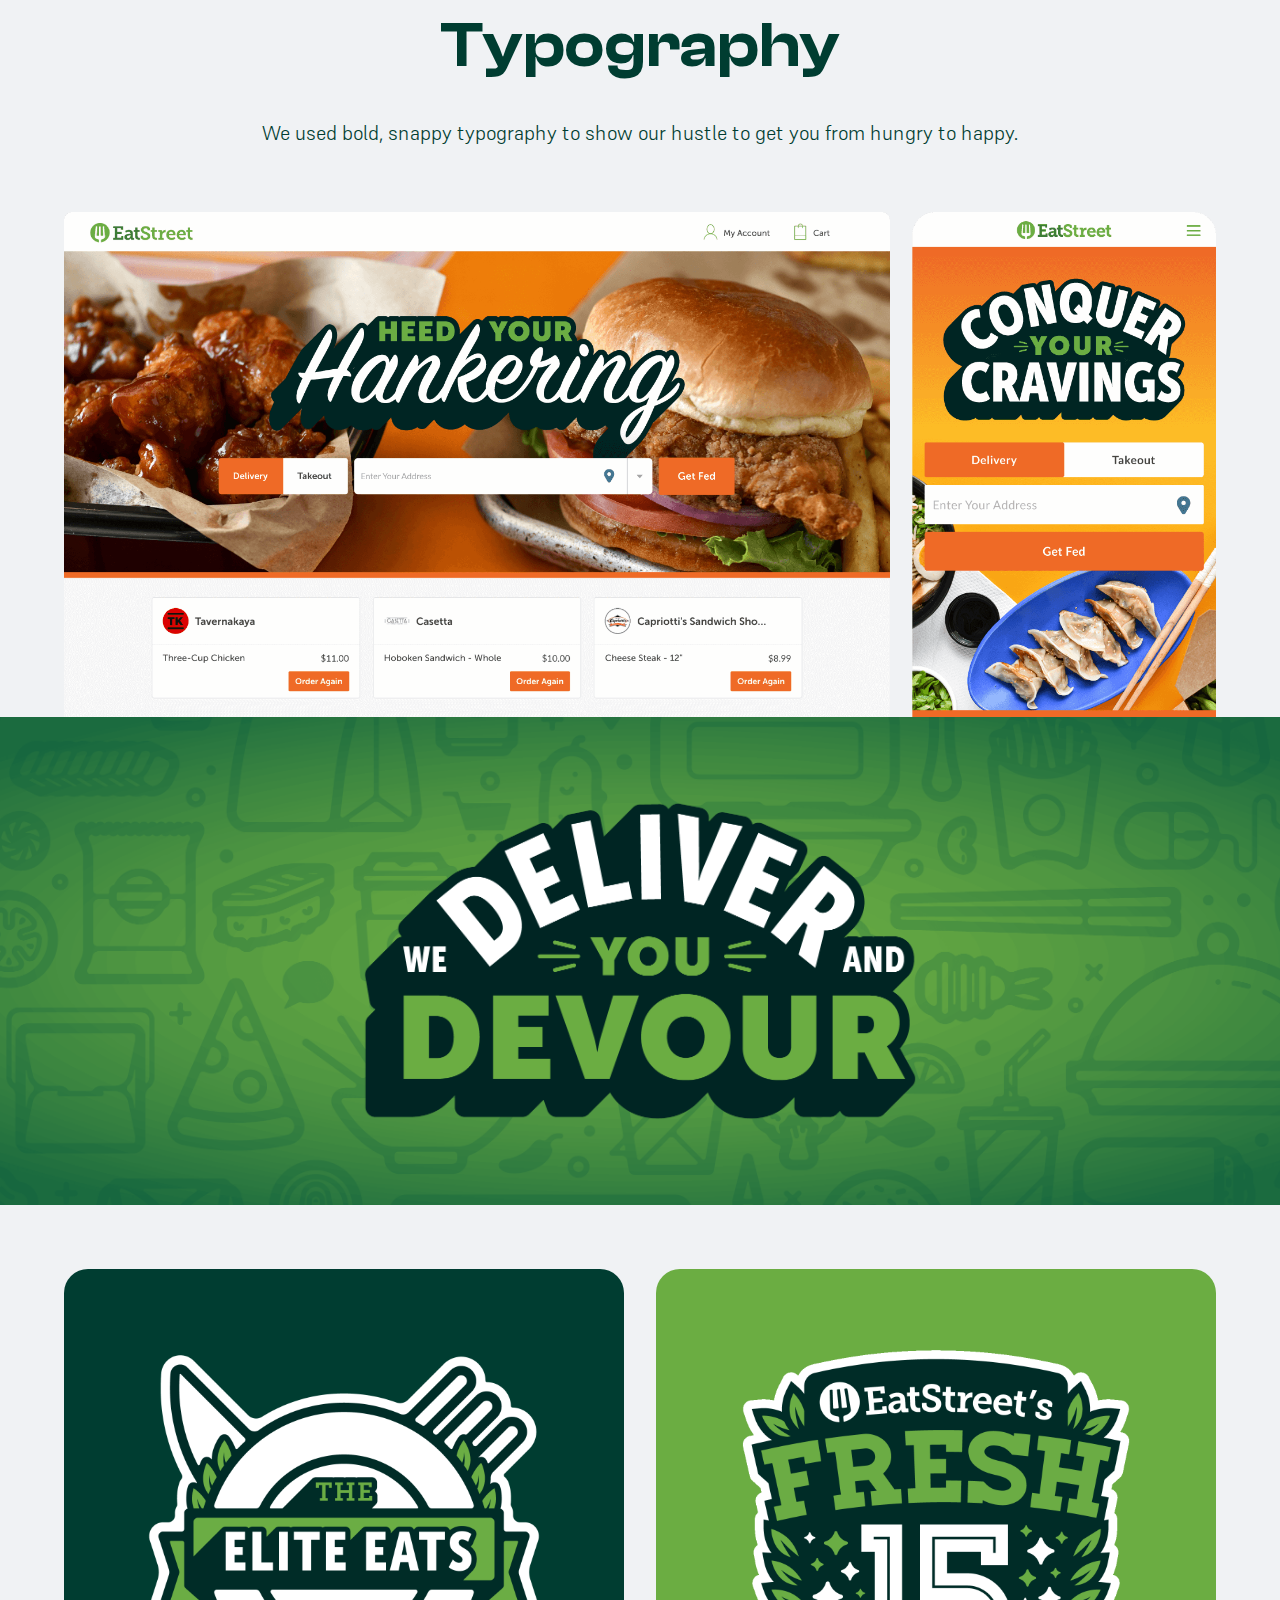
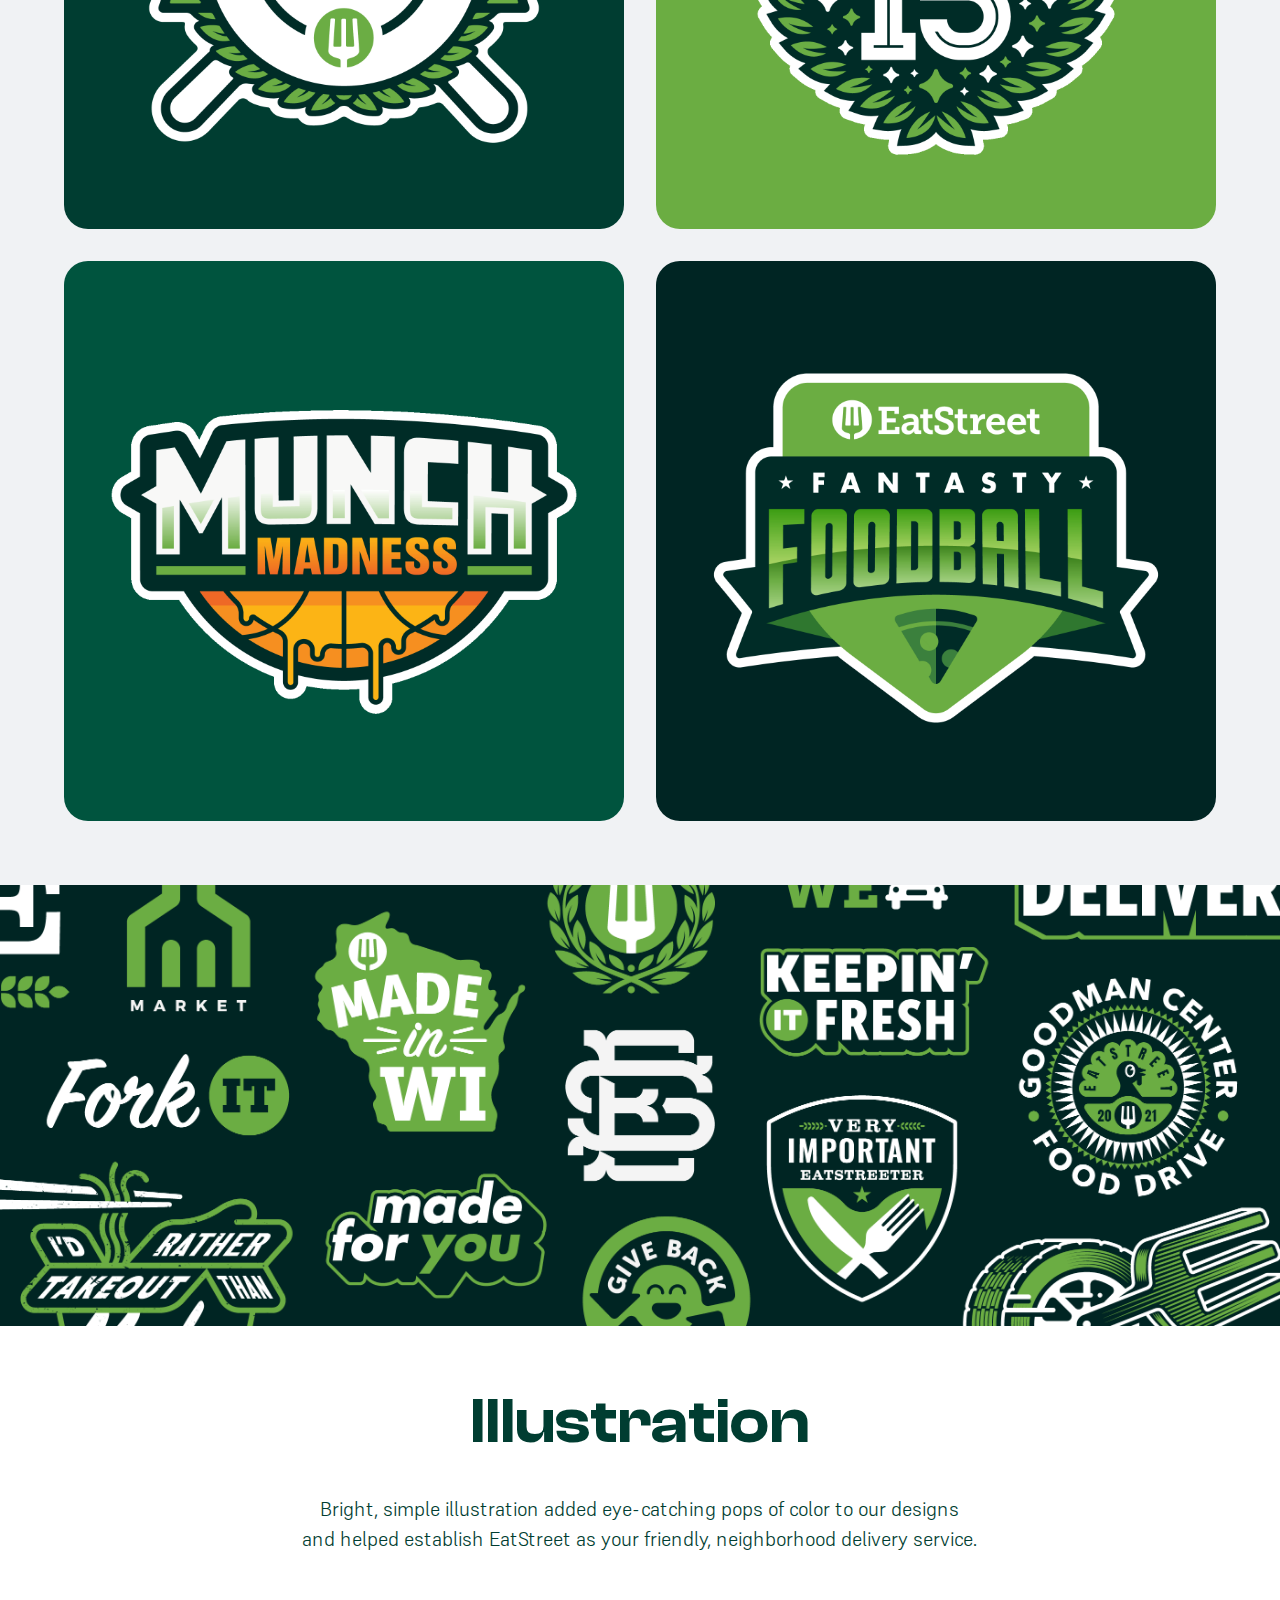
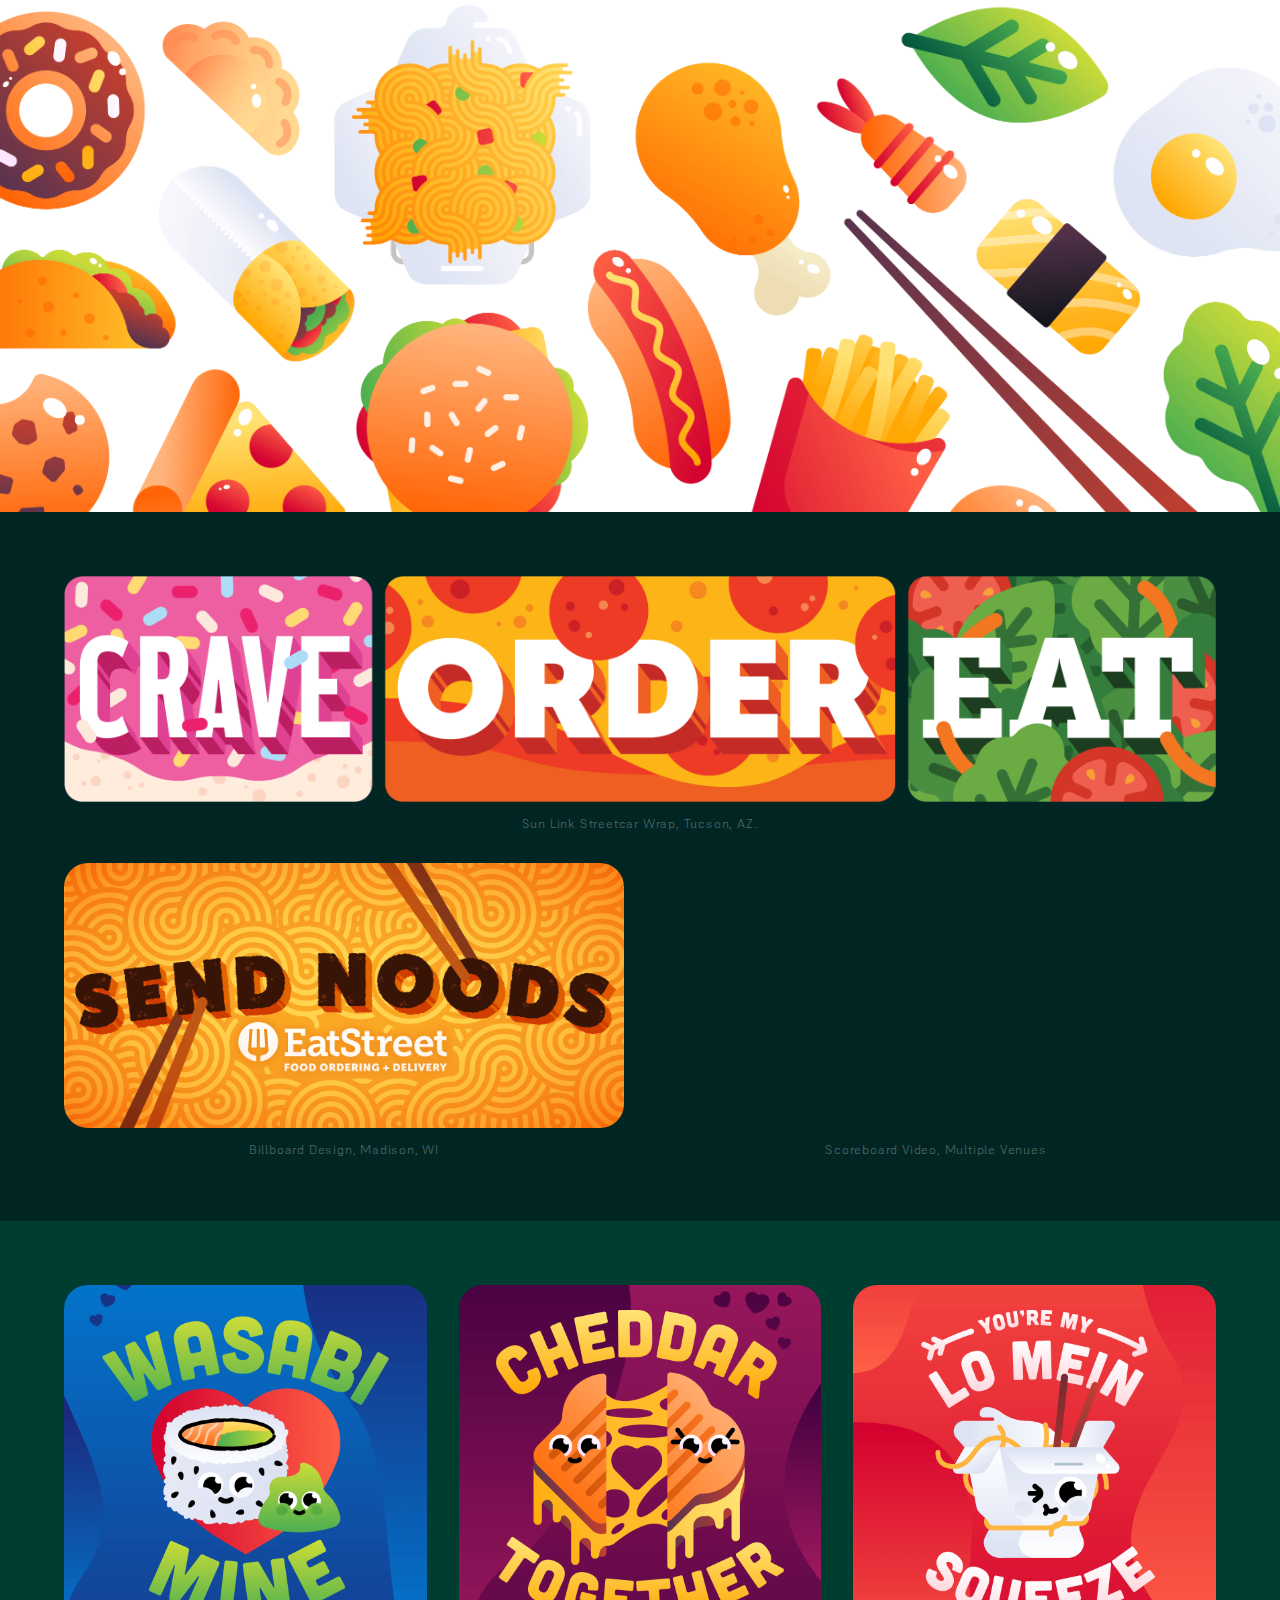
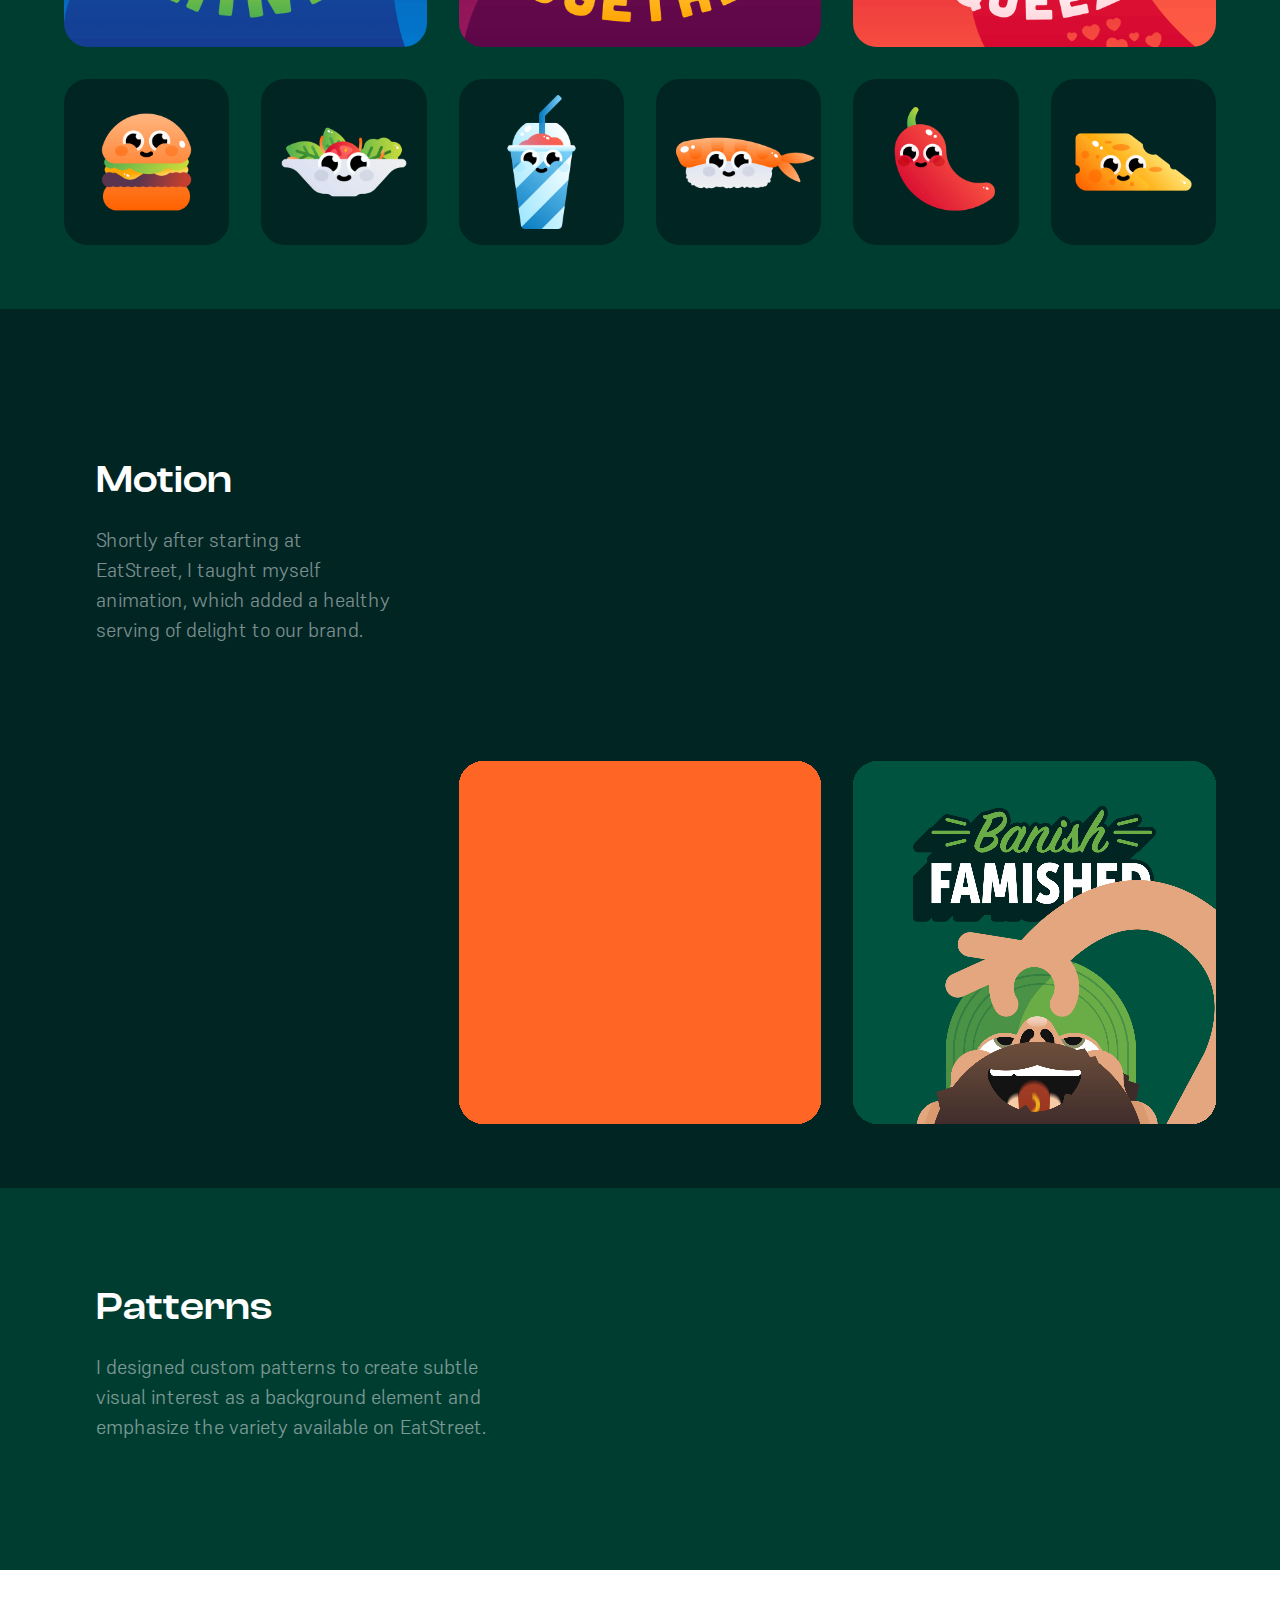
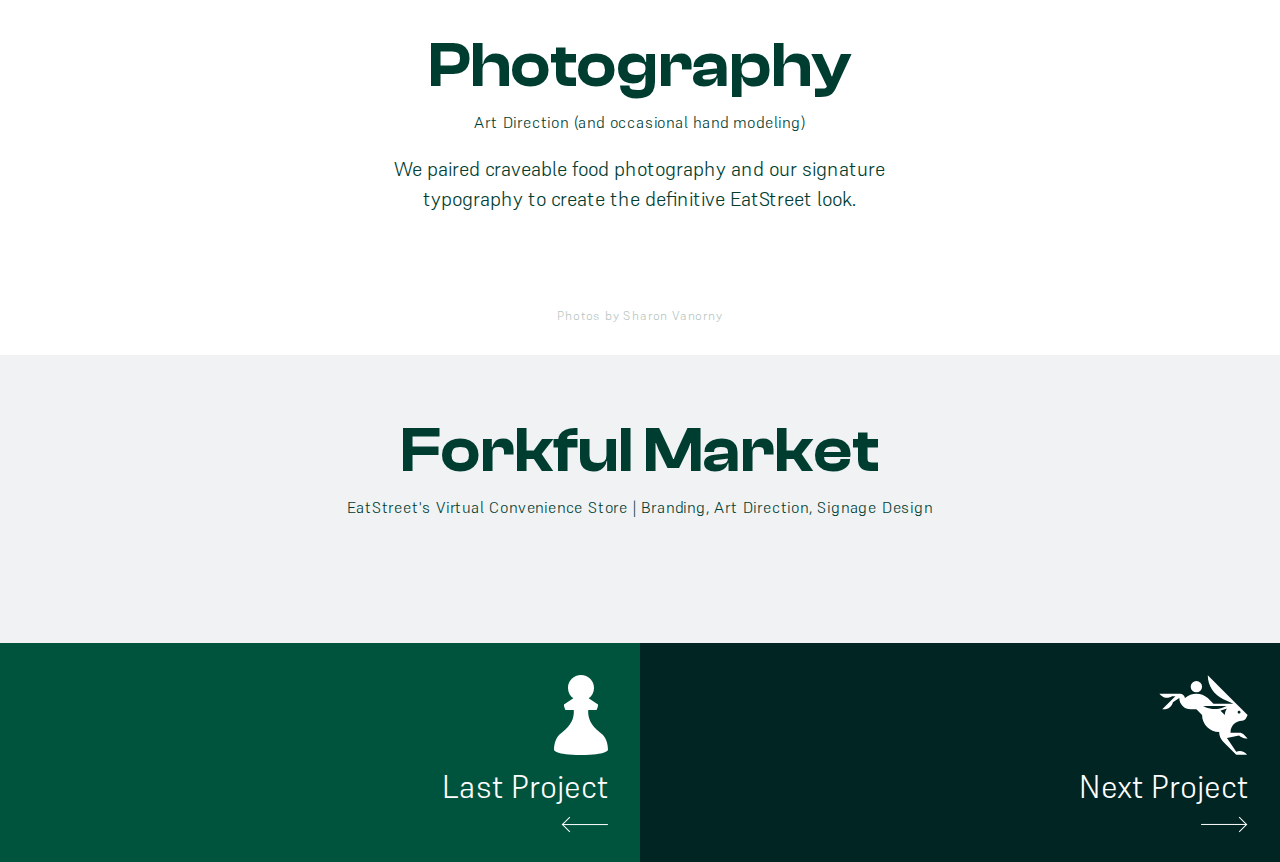
<file: eatstreet.html>
<!DOCTYPE html>
<html lang="en">
<head>
    <meta charset="UTF-8">
    <meta http-equiv="X-UA-Compatible" content="IE=edge">
    <meta name="viewport" content="width=device-width, initial-scale=1.0">
    <link rel="stylesheet" href="css/reset.css" type="text/css" media="screen">
    <link rel="stylesheet" href="css/styles.css" type="text/css" media="screen">
	<link rel="icon" href="media/favicon.ico" sizes="any">
    <link rel="icon" href="media/favicon.svg" type="image/svg+xml">
    <link rel="apple-touch-icon" href="media/favicon-apple-touch.png">
    <script defer src="js/swup.min.js"></script>
	<script defer src="js/SwupScrollPlugin.min.js"></script>
	<script defer src="js/SwupPreloadPlugin.min.js"></script>
	<script defer src="js/SwupProgressPlugin.min.js"></script>
    <script defer src="js/script.js"></script>
	<script defer src="js/toTop.js"></script>
	<script defer src="js/arrowScroll.js"></script>
	<script defer src="js/stopTransitionResize.js"></script>
	<script defer src="js/hamburgerMenu.js"></script>
    <script src="https://cdnjs.cloudflare.com/ajax/libs/jquery/3.6.0/jquery.slim.min.js"></script>
    <script defer src="js/gradient.js"></script>
    <title>Jeremy Martinez Design | EatStreet</title>
</head>
<body>
<div id="swup">
    <header class="header-dark">
		<nav class="inset">
			<a id="nav-one" class="jm-logo nav-link toTop" href="/" data-swup-transition="homelink" [data-swup-preload]>
				<img src="media/jm.svg">
			</a>
			<ul class="menu menu-bg-eatstreet">
				<li class="nav-item"><a id="nav-two" class="nav-link toTop" href="/projects" data-swup-transition="projectslink" [data-swup-preload]>projects</a></li>
				<li class="nav-item"><a id="nav-three" class="nav-link toTop" href="/about" data-swup-transition="aboutlink" [data-swup-preload]>about</a></li>
				<li class="nav-item"><a id="nav-four" class="nav-link toTop" href="/contact" data-swup-transition="contactlink" [data-swup-preload]>contact</a></li>
			</ul>
			<div class="hamburger">
                <span class="bar"></span>
                <span class="bar"></span>
                <span class="bar"></span>
            </div>
		</nav>
		<div class="header-area-1 inset eatstreet-bg-1 to-home-bg-1 to-about-bg to-contact-bg-1 to-chess-bg-1 to-mad-hops-bg-1">
			<div class="sidebar">
				<h1 class="sidebar-title">the portfolio of Jeremy Martinez</h1>
				<hr class="sidebar-divider">
				<a class="social-icon" href="https://www.instagram.com/jeremyamartinez/"><img src="media/instagram.svg" alt="Instagram"></a>
				<a class="social-icon" href="https://dribbble.com/jeremymartinez"><img src="media/dribbble.svg" alt="Dribbble"></a>
				<a class="social-icon" href="https://contra.com/jeremy_martinez_h0uqr7ny"><img src="media/contra.svg" alt="Contra"></a>
			</div>
			<div class="title">
				<h2 class="transition-fade-down">EatStreet</h2>
				<p class="summary transition-fade-up">
					Cooking up a friendly identity for a local food delivery startup.
				</p>
			</div>
		</div>

		<button type="button" class="down-arrow eatstreet-bg-2 to-home-bg-2 to-chess-bg-2 to-mad-hops-bg-2" data-no-swup>
			<span class="arrow"></span>
		</button>

		<div class="header-area-2 header-image eatstreet-header-bg">
            <div class="overlay transition-wipe eatstreet-bg-1 to-home-bg-1 to-about-bg to-contact-bg-1 to-chess-bg-1 to-mad-hops-bg-1"></div>
		</div>

		<div class="header-area-3 inset eatstreet-bg-3 to-home-bg-3 to-about-bg to-contact-bg-3 to-chess-bg-3 to-mad-hops-bg-3">
			<a id="last" class="toTop" href="/chess" data-swup-transition="chesslink" [data-swup-preload]>
				<div class="project-navigation">
					<img class="transition-fade-left" src="media/logo-chess.svg" alt="Chess.com">
					<div class="transition-fade-right">Last Project</div>
					<div class="long-arrow-left"></div>
				</div>
			</a>
		</div>

		<div class="header-area-4 inset eatstreet-bg-4 to-home-bg-4 to-about-bg to-contact-bg-4 to-chess-bg-4 to-mad-hops-bg-4">
			<a id="next" class="toTop" href="/mad-hops" data-swup-transition="mad-hopslink" [data-swup-preload]>
				<div class="project-navigation">
					<img class="transition-fade-right" src="media/logo-mad-hops.svg" alt="Mad Hops">
					<div class="transition-fade-left">Next Project</div>
					<div class="long-arrow-right"></div>
				</div>
			</a>
		</div>
	</header>
	<main id="first" class="transition-fade bg-light">
	
	<!-- Loading -->
	
	<section class="showcase inset-deep grid-gap">
		<div class="three-column mobile-one-column flex-center">
			<video autoplay loop muted playsinline class="rounded">
					<source src="media/eatstreet/loading-2025.mp4" type="video/mp4">
			</video>
		</div>
		<div class="two-thirds eatstreet-color-1 project-text inset mobile-one-column flex-center">
			<p class="headline eatstreet-color-1">
				Design Director
			</p>
			<p class="subheadline eatstreet-color-1">2013 - 2021</p>
			<p class="description eatstreet-color-1">
				I began my career at EatStreet as a part-time front-end designer before finding a full-time home as a brand designer and ultimately graduating to Design Director.
				I led a small team of creatives, learning, failing, and evolving with our young startup. During my time at EatStreet, 
				we secured multiple rounds of funding and owned the food delivery market in Wisconsin despite facing much larger and deeper-pocketed competition.
			</p>
		</div>
	</section>

	<!-- Business Card -->
	
	<section class="showcase grid-gap inset-deep eatstreet-bg-1">
		<div class="two-column mobile-one-column">
			<img src="media/eatstreet/biz-card-1.png" class="rounded">
		</div>
		<div class="two-column mobile-one-column">
			<img src="media/eatstreet/biz-card-2.png" class="rounded">
		</div>
	</section>

	<!-- City Street -->

	<section class="showcase showcase-headline grid-gap">
		<div class="two-thirds two-thirds-center flex-center mobile-one-column project-text center-text">
			<h3 class="eatstreet-color-1">A Homegrown Brand</h3>
			<p class="description eatstreet-color-1">
				For nearly eight years, I helped build and hone the EatStreet brand to reflect our midwestern sensibilities and values.
				By setting standards and styles for joyful illustration, mouth-watering food photography, and dynamic call-to-action typography, 
				I created a design system that could be followed by the team to ensure quality and consistency across all mediums and platforms.
			</p>
		</div>
	</section>
	<section class="showcase pad-top-3-2 flush-bottom">
		<div class="one-column">
			<img src="media/eatstreet/city-street-green.png" loading="lazy">
		</div>
	</section>

	<!-- App Screens -->
	
	<section class="showcase grid-gap flush-bottom inset-deep eatstreet-bg-4">
		<div class="six-column mobile-three-column">
			<video autoplay loop muted playsinline class="rounded">
					<source src="media/eatstreet/app-x.mp4" type="video/mp4">
			</video>
		</div>
		<div class="six-column mobile-three-column">
			<img src="media/eatstreet/ios-1242x2688-1.jpg" class="rounded" loading="lazy">
		</div>
		<div class="six-column mobile-three-column">
			<img src="media/eatstreet/ios-1242x2688-2.jpg" class="rounded" loading="lazy">
		</div>
		<div class="six-column mobile-three-column">
			<img src="media/eatstreet/ios-1242x2688-3.jpg" class="rounded" loading="lazy">
		</div>
		<div class="six-column mobile-three-column">
			<img src="media/eatstreet/ios-1242x2688-4.jpg" class="rounded" loading="lazy">
		</div>
		<div class="six-column mobile-three-column">
			<img src="media/eatstreet/ios-1242x2688-5.jpg" class="rounded" loading="lazy">
		</div>
	</section>
	<section class="showcase grid-gap inset eatstreet-bg-4">
		<div class="one-column">
			<p class="caption chess-color-2 center-text">App Store preview video and screenshots. 2018.</p>
		</div>
	</section>

	<!-- Typography -->

	<section class="showcase showcase-headline grid-gap eatstreet-bg-6">
		<div class="two-thirds two-thirds-center flex-center mobile-one-column project-text center-text">
			<h3 class="eatstreet-color-1">Typography</h3>
			<p class="description eatstreet-color-1">
				We used bold, snappy typography to show our hustle to get you from hungry to happy.
			</p>
		</div>
	</section>

	<!-- Homepage -->

	<section class="showcase inset-deep flush-bottom eatstreet-bg-6">
		<div class="one-column">
			<img src="media/eatstreet/homepage-ui-2.png" loading="lazy">
		</div>
	</section>

	<!-- Devour -->

	<section class="showcase">
		<div class="one-column">
			<img src="media/eatstreet/devour.png" loading="lazy">
		</div>
	</section>

	<!-- Badges -->

	<section class="showcase inset-deep grid-gap eatstreet-bg-6">
		<div class="two-column mobile-one-column">
			<img src="media/eatstreet/badge-5.png" class="rounded eatstreet-bg-1" loading="lazy">
		</div>
		<div class="two-column mobile-one-column">
			<img src="media/eatstreet/badge-2.png" class="rounded eatstreet-bg-5" loading="lazy">
		</div>
		<div class="two-column mobile-one-column">
			<img src="media/eatstreet/badge-3.png" class="rounded eatstreet-bg-3" loading="lazy">
		</div>
		<div class="two-column mobile-one-column">
			<img src="media/eatstreet/badge-4.png" class="rounded eatstreet-bg-4" loading="lazy">
		</div>
	</section>

	<!-- Stickers -->

	<section class="showcase eatstreet-bg-4">
		<div class="one-column">
			<img src="media/eatstreet/es-stickers-2.png" loading="lazy">
		</div>
	</section>

	<!-- Illustration -->

	<section class="showcase showcase-headline grid-gap">
		<div class="two-thirds two-thirds-center flex-center mobile-one-column project-text center-text">
			<h3 class="eatstreet-color-1">Illustration</h3>
			<p class="description eatstreet-color-1">
				Bright, simple illustration added eye-catching pops of color to our designs and helped establish EatStreet as your friendly, neighborhood delivery service.
			</p>
		</div>
	</section>

	<!-- Food -->

	<section class="showcase pad-top-3-2">
		<div class="one-column">
			<img src="media/eatstreet/food-illustration.png" loading="lazy">
		</div>
	</section>

	<!-- Signage -->

	<section class="showcase grid-gap inset-deep eatstreet-bg-4">
		<div class="one-column">
			<img src="media/eatstreet/crave-order-eat.png" loading="lazy">
			<p class="caption pad-top-1 chess-color-2 center-text">Sun Link Streetcar Wrap, Tucson, AZ.</p>
		</div>
		<div class="two-column mobile-one-column">
			<img src="media/eatstreet/send-noods.png" class="rounded" loading="lazy">
			<p class="caption pad-top-1 chess-color-2 center-text">Billboard Design, Madison, WI</p>
		</div>
		<div class="two-column mobile-one-column">
			<video autoplay loop muted playsinline class="rounded">
					<source src="media/eatstreet/forward-2.mp4" type="video/mp4">
			</video>
			<p class="caption pad-top-1 chess-color-2 center-text">Scoreboard Video, Multiple Venues</p>
		</div>
	</section>

	<!-- Characters -->

	<section class="showcase grid-gap inset-deep eatstreet-bg-1">
		<div class="three-column mobile-one-column">
			<img src="media/eatstreet/valentine-blue.png" class="rounded" loading="lazy">
		</div>
		<div class="three-column mobile-one-column">
			<img src="media/eatstreet/valentine-purple.png" class="rounded" loading="lazy">
		</div>
		<div class="three-column mobile-one-column">
			<img src="media/eatstreet/valentine-red.png" class="rounded" loading="lazy">
		</div>
		<div class="six-column mobile-three-column">
			<img src="media/eatstreet/character-burger.png" class="eatstreet-bg-4 rounded" loading="lazy">
		</div>
		<div class="six-column mobile-three-column">
			<img src="media/eatstreet/character-salad.png" class="eatstreet-bg-4 rounded" loading="lazy">
		</div>
		<div class="six-column mobile-three-column">
			<img src="media/eatstreet/character-slushie.png" class="eatstreet-bg-4 rounded" loading="lazy">
		</div>
		<div class="six-column mobile-three-column">
			<img src="media/eatstreet/character-sushi.png" class="eatstreet-bg-4 rounded" loading="lazy">
		</div>
		<div class="six-column mobile-three-column">
			<img src="media/eatstreet/character-pepper.png" class="eatstreet-bg-4 rounded" loading="lazy">
		</div>
		<div class="six-column mobile-three-column">
			<img src="media/eatstreet/character-cheese.png" class="eatstreet-bg-4 rounded" loading="lazy">
		</div>
	</section>

	<!-- Animation -->
	
	<section class="showcase grid-gap inset-deep eatstreet-bg-4">
		<div class="three-column inset mobile-one-column project-text text-white">
			<p class="headline text-white">
				Motion
			</p>
			<p class="description chess-color-2">
				Shortly after starting at EatStreet, I taught myself animation, which added a healthy serving of delight to our brand.
			</p>
		</div>
		<div class="two-thirds mobile-one-column">
			<video autoplay loop muted playsinline class="rounded">
				<source src="media/eatstreet/hungry-happy-light.mp4" type="video/mp4">
			</video>
		</div>
		<div class="three-column mobile-one-column">
			<video class="rounded" autoplay loop muted playsinline>
					<source src="media/eatstreet/metamorph.mp4" type="video/mp4">
			</video>
		</div>
		<div class="three-column mobile-one-column">
			<video class="rounded" autoplay loop muted playsinline>
				<source src="media/eatstreet/countdown.mp4" type="video/mp4">
			</video>
		</div>
		<div class="three-column mobile-one-column">
			<video class="rounded" autoplay loop muted playsinline>
				<source src="media/eatstreet/banish-famished.mp4" type="video/mp4">
			</video>
		</div>
	</section>

	<section class="showcase grid-gap inset-deep eatstreet-bg-1">
		<div class="two-column inset mobile-one-column project-text text-white">
			<p class="headline text-white">
				Patterns
			</p>
			<p class="description chess-color-2">
				I designed custom patterns to create subtle visual interest as a background element and emphasize the variety available on EatStreet.
			</p>
		</div>
		<div class="two-column mobile-one-column">
			<img src="media/eatstreet/es-van.jpg" class="rounded" loading="lazy">
		</div>
		<div class="two-column mobile-one-column">
			<img src="media/eatstreet/eatstreet-pattern-2.png" class="eatstreet-bg-5 rounded" loading="lazy">
		</div>
		<div class="two-column mobile-one-column">
			<img src="media/eatstreet/eatstreet-pattern-3.png" class="eatstreet-bg-5 rounded" loading="lazy">
		</div>
	</section>

	<!-- Plates -->

	<section class="showcase  eatstreet-bg-3 ">
		<div class="one-column">
			<img src="media/eatstreet/plates.jpg"  loading="lazy">
		</div>
	</section>

	<!-- Photography -->

	<section class="showcase showcase-headline grid-gap">
		<div class="two-thirds two-thirds-center flex-center mobile-one-column project-text center-text">
			<h3 class="eatstreet-color-1">Photography</h3>
			<h4 class="eatstreet-color-1">
				Art Direction (and occasional hand modeling)
			</h4>
			<p class="description eatstreet-color-1">
				We paired craveable food photography and our signature typography to create the definitive EatStreet look.
			</p>
		</div>
	</section>

	<!-- Photography -->

	<section class="showcase grid-gap inset-deep flush-bottom">
		<div class="four-column mobile-two-column">
			<img src="media/eatstreet/es-photography-1.jpg" class="rounded" loading="lazy">
		</div>
		<div class="four-column mobile-two-column">
			<img src="media/eatstreet/es-photography-2.jpg" class="rounded" loading="lazy">
		</div>
		<div class="four-column mobile-two-column">
			<img src="media/eatstreet/es-photography-3.jpg" class="rounded" loading="lazy">
		</div>
		<div class="four-column mobile-two-column">
			<img src="media/eatstreet/es-photography-4.jpg" class="rounded" loading="lazy">
		</div>
	</section>
	<section class="showcase grid-gap inset">
		<div class="one-column">
			<p class="caption eatstreet-color-1 center-text">Photos by <a href="https://sharonvanornyphotography.com/" class="eatstreet-color-1">Sharon Vanorny</a></p>
		</div>
	</section>

	<!-- Emails -->

	<section class="showcase eatstreet-bg-4">
		<div class="two-column mobile-one-column">
			<img src="media/eatstreet/email-left.png" loading="lazy">
		</div>
		<div class="two-column mobile-one-column">
			<img src="media/eatstreet/email-right.png" loading="lazy">
		</div>
	</section>

	<!-- Forkful Market -->

	<section class="showcase showcase-headline grid-gap eatstreet-bg-6">
		<div class="two-thirds two-thirds-center flex-center mobile-one-column project-text center-text">
			<h3 class="eatstreet-color-1">Forkful Market</h3>
			<h4 class="eatstreet-color-1">
				EatStreet's Virtual Convenience Store | Branding, Art Direction, Signage Design
			</h4>

		</div>
	</section>

	<section class="showcase inset-deep grid-gap eatstreet-bg-6">
		<div class="three-column flex-center mobile-one-column">
			<img src="media/eatstreet/forkful-exterior.jpg" class="rounded" loading="lazy">
		</div>
		<div class="two-thirds flex-center mobile-one-column">
			<img src="media/eatstreet/forkful-bus.jpg" class="rounded" loading="lazy">
		</div>
	</section>
	<section class="showcase">
		<div class="two-column mobile-one-column">
			<img src="media/eatstreet/forkful-left.png" loading="lazy">
		</div>
		<div class="two-column mobile-one-column">
			<img src="media/eatstreet/forkful-right.png" loading="lazy">
		</div>
		<div class="two-column mobile-one-column">
			<img src="media/eatstreet/forkful-1.jpg" loading="lazy">
		</div>
		<div class="two-column mobile-one-column">
			<img src="media/eatstreet/forkful-2.jpg" loading="lazy">
		</div>
	</section>

	<!-- Footer Navigation -->
	
    <section class="showcase header-dark">
        <div class="footer-nav two-column eatstreet-bg-3 inset">
            <a href="/chess" data-swup-transition="toplink">
				<div class="project-navigation">
					<img class="project-nav-logo" src="media/logo-chess.svg">
					<div>Last Project</div>
					<div class="long-arrow-left"></div>
				</div>
            </a>
        </div>
        <div class="footer-nav two-column eatstreet-bg-4 inset">
            <a href="/mad-hops" data-swup-transition="toplink">
				<div class="project-navigation">
					<img class="project-nav-logo" src="media/logo-mad-hops.svg">
					<div>Next Project</div>
					<div class="long-arrow-right"></div>
				</div>
            </a>
        </div>
    </section>
		
	</main>
</div>
</body>
</html>
</file>
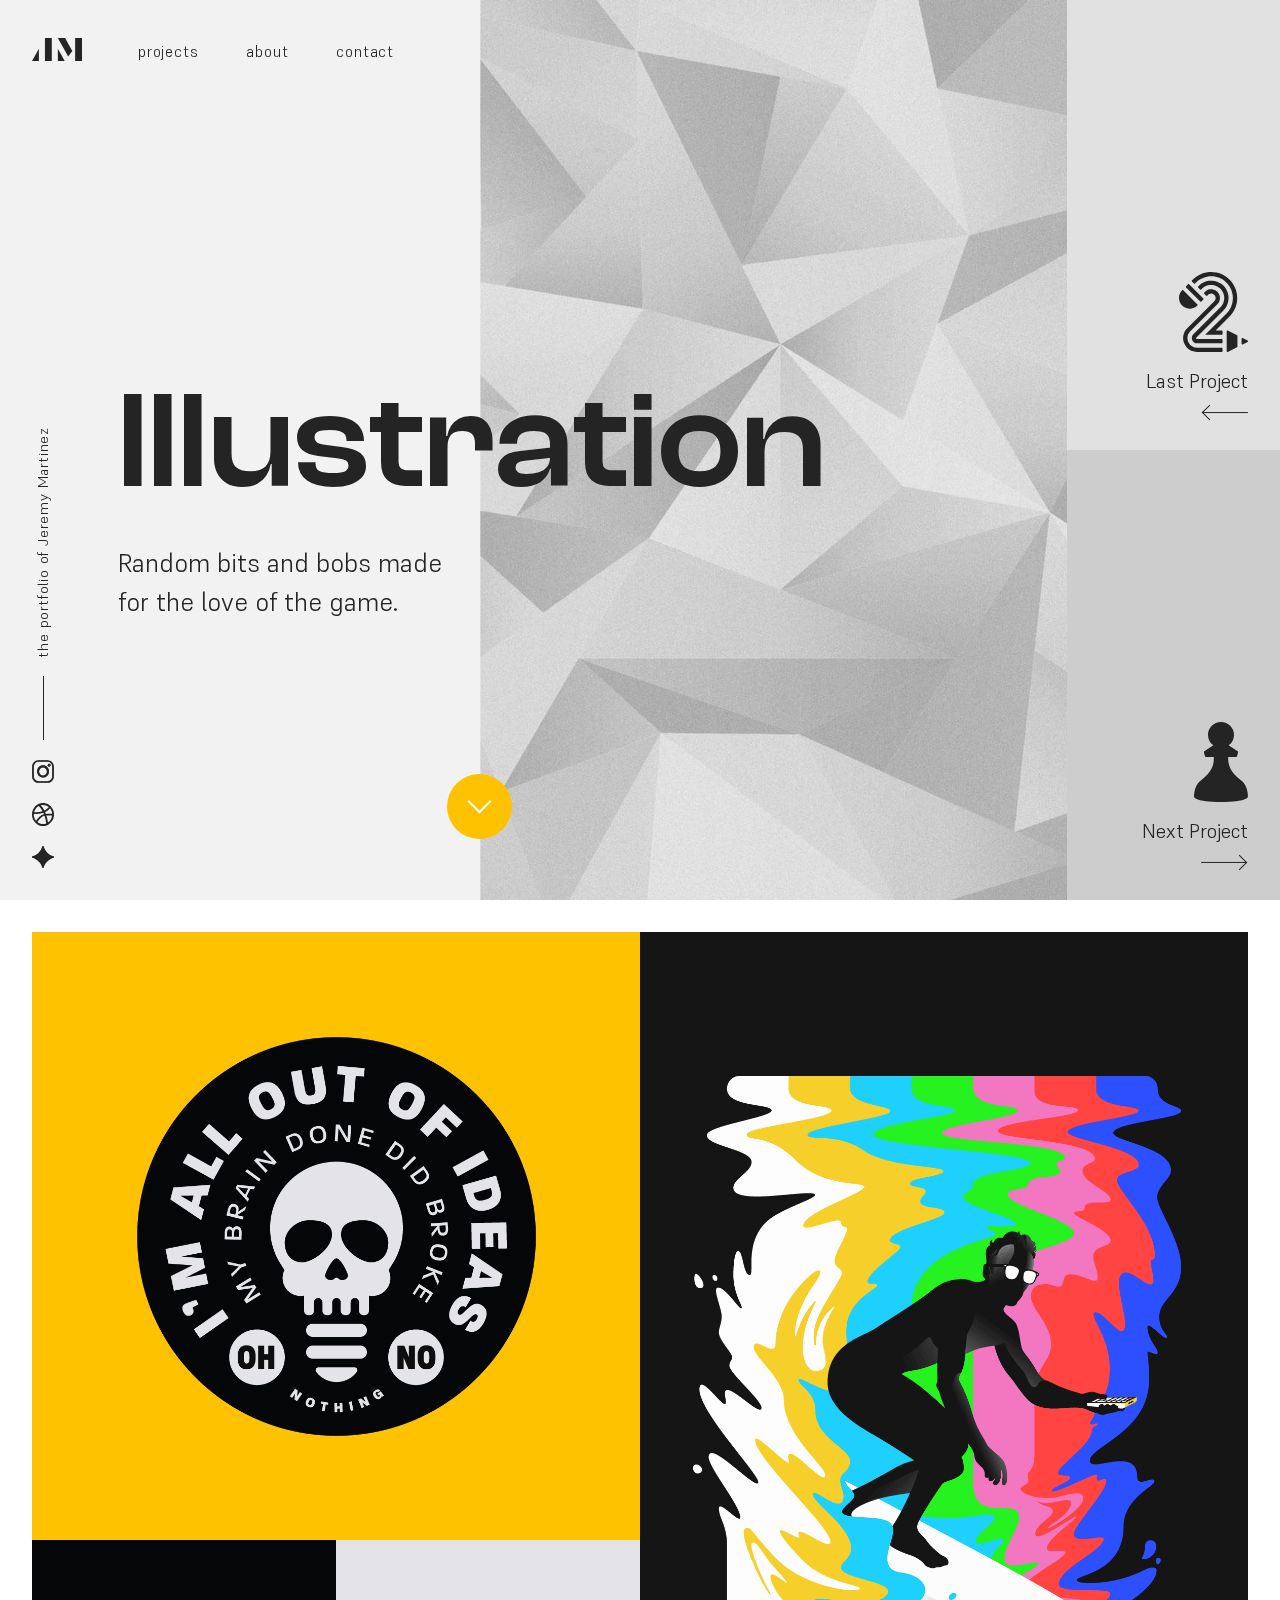
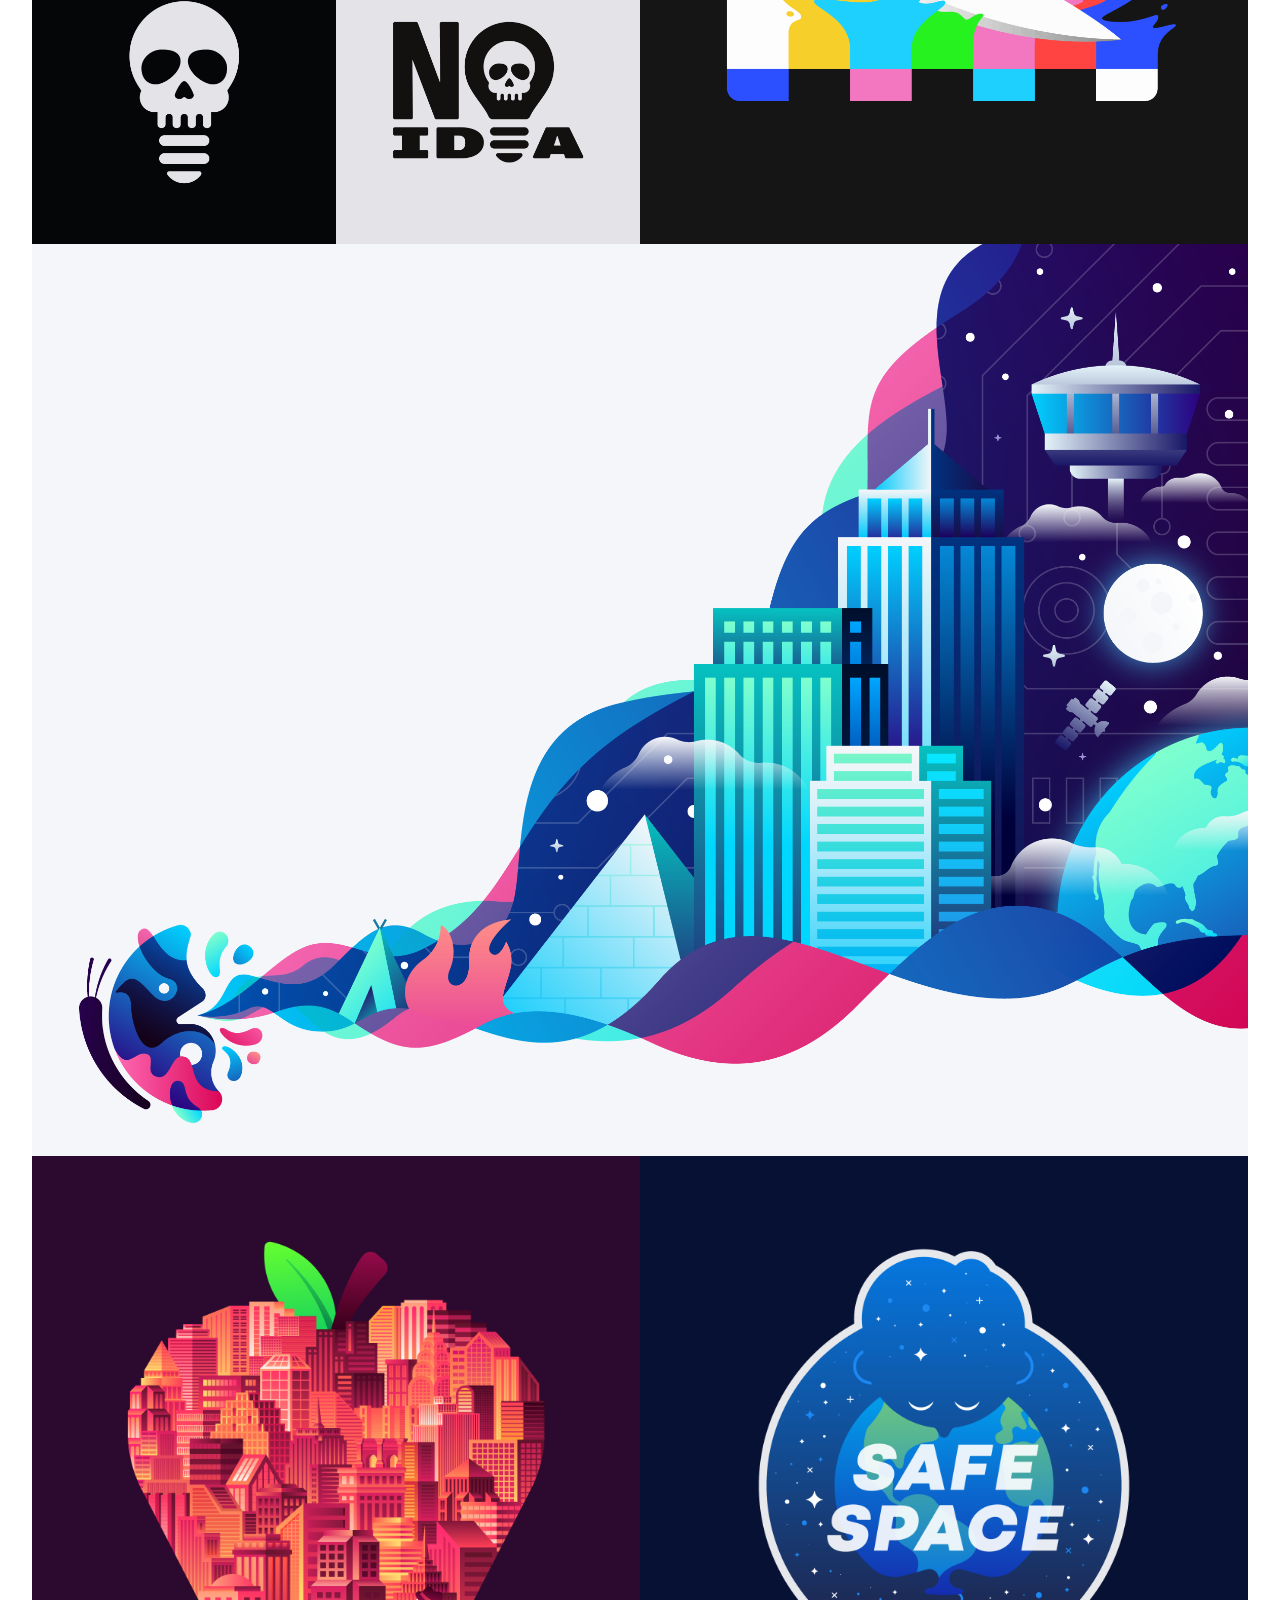
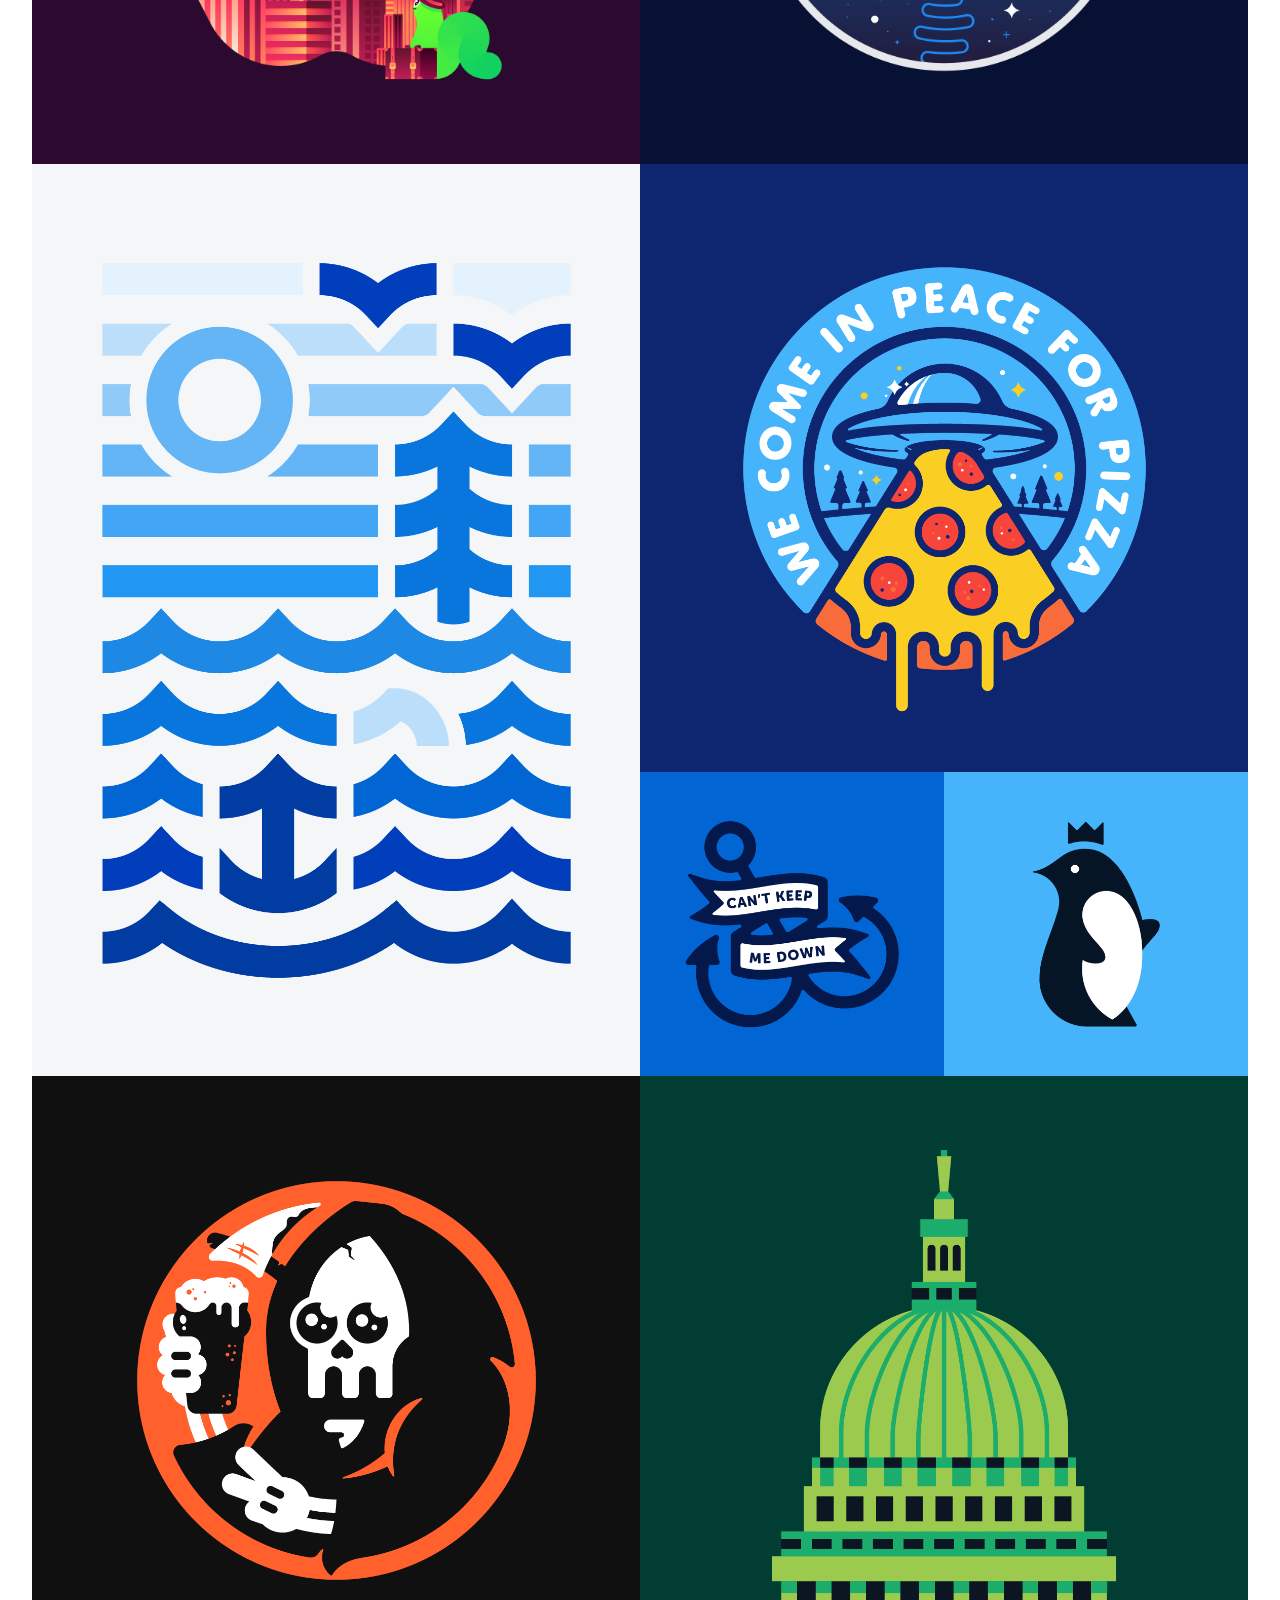
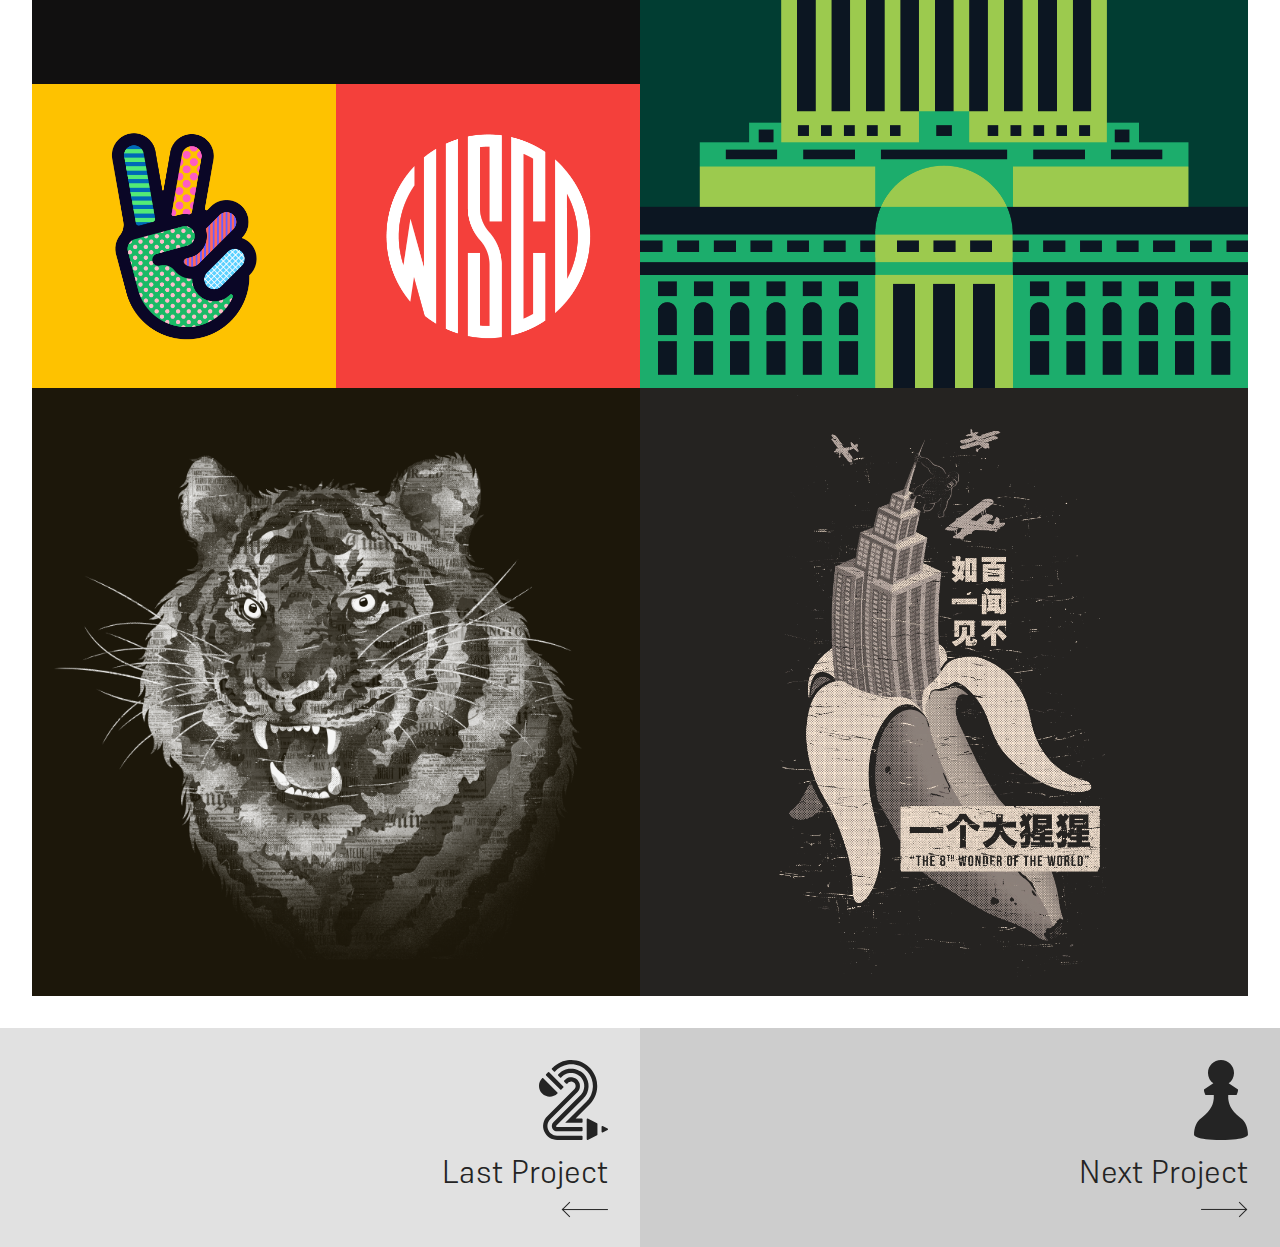
<file: illustration.html>
<!DOCTYPE html>
<html lang="en">
<head>
    <meta charset="UTF-8">
    <meta http-equiv="X-UA-Compatible" content="IE=edge">
    <meta name="viewport" content="width=device-width, initial-scale=1.0">
    <link rel="stylesheet" href="css/reset.css" type="text/css" media="screen">
    <link rel="stylesheet" href="css/styles.css" type="text/css" media="screen">
    <link rel="icon" href="media/favicon.ico" sizes="any">
    <link rel="icon" href="media/favicon.svg" type="image/svg+xml">
    <link rel="apple-touch-icon" href="media/favicon-apple-touch.png">
    <script defer src="js/swup.min.js"></script>
    <script defer src="js/SwupScrollPlugin.min.js"></script>
    <script defer src="js/SwupPreloadPlugin.min.js"></script>
    <script defer src="js/SwupProgressPlugin.min.js"></script>
    <script defer src="js/script.js"></script>
    <script defer src="js/toTop.js"></script>
    <script defer src="js/arrowScroll.js"></script>
    <script defer src="js/stopTransitionResize.js"></script>
    <script defer src="js/hamburgerMenu.js"></script>
    <script src="https://cdnjs.cloudflare.com/ajax/libs/jquery/3.6.0/jquery.slim.min.js"></script>
    <script defer src="js/gradient.js"></script>
    <title>Jeremy Martinez Design | Illustration</title>
</head>
<body>
<div id="swup">
    <header class="header-light">
        <nav class="inset">
            <a id="nav-one" class="jm-logo nav-link toTop" href="/" data-swup-transition="homelink" [data-swup-preload]>
                <img src="media/jm.svg">
            </a>
            <ul class="menu menu-bg-illustration">
                <li class="nav-item"><a id="nav-two" class="nav-link toTop" href="/projects" data-swup-transition="projectslink" [data-swup-preload]>projects</a></li>
                <li class="nav-item"><a id="nav-three" class="nav-link toTop" href="/about" data-swup-transition="aboutlink" [data-swup-preload]>about</a></li>
                <li class="nav-item"><a id="nav-four" class="nav-link toTop" href="/contact" data-swup-transition="contactlink" [data-swup-preload]>contact</a></li>
            </ul>
            <div class="hamburger">
                <span class="bar"></span>
                <span class="bar"></span>
                <span class="bar"></span>
            </div>
        </nav>
		<div class="header-area-1 inset illustration-bg-1 to-home-bg-1 to-about-bg to-contact-bg-1 to-chess-bg-1 to-number-two-bg-1">
			<div class="sidebar">
				<h1 class="sidebar-title">the portfolio of Jeremy Martinez</h1>
				<hr class="sidebar-divider">
				<a class="social-icon" href="https://www.instagram.com/jeremyamartinez/"><img src="media/instagram.svg" alt="Instagram"></a>
				<a class="social-icon" href="https://dribbble.com/jeremymartinez"><img src="media/dribbble.svg" alt="Dribbble"></a>
				<a class="social-icon" href="https://contra.com/jeremy_martinez_h0uqr7ny"><img src="media/contra.svg" alt="Contra"></a>
			</div>
            <div class="title">
                <h2 class="transition-fade-down">Illustration</h2>
                <p class="summary transition-fade-up">
                    Random bits and bobs made for the love of the game.
                </p>
            </div>
		</div>

		<button type="button" class="down-arrow illustration-bg-2 to-home-bg-2 to-chess-bg-2 to-number-two-bg-2" data-no-swup>
			<span class="arrow"></span>
        </button>

		<div class="header-area-2 header-image illustration-header-bg">
            <div class="overlay transition-wipe illustration-bg-1 to-home-bg-1 to-about-bg to-contact-bg-1 to-chess-bg-1 to-number-two-bg-1"></div>
		</div>

		<div class="header-area-3 inset illustration-bg-3 to-home-bg-3 to-about-bg to-contact-bg-3 to-chess-bg-3 to-number-two-bg-3">
			<a id="last" class="toTop" href="/number-two" data-swup-transition="number-twolink" [data-swup-preload]>
				<div class="project-navigation">
					<img class="transition-fade-left" src="media/logo-number-two.svg" alt="Number Two Design Co.">
					<div class="transition-fade-right">Last Project</div>
					<div class="long-arrow-left"></div>
				</div>
			</a>
		</div>

		<div class="header-area-4 inset illustration-bg-4 to-home-bg-4 to-about-bg to-contact-bg-4 to-chess-bg-4 to-number-two-bg-4">
			<a id="next" class="toTop" href="/chess" data-swup-transition="chesslink" [data-swup-preload]>
				<div class="project-navigation">
					<img class="transition-fade-right" src="media/logo-chess.svg" alt="Chess.com">
					<div class="transition-fade-left">Next Project</div>
					<div class="long-arrow-right"></div>
				</div>
			</a>
		</div>
	</header>
    <main class="transition-fade masonry bg-light">

	<!-- Four Boxes -->
	
    <section class="showcase inset masonry-right">
        <div class="two-column mobile-one-column">
            <img src="media/illustration/no-idea-badge.png" loading="lazy">
        </div>
        <div class="two-column two-row mobile-one-column">
            <img src="media/illustration/channel-surfer.png" loading="lazy">
        </div>
        <div class="four-column mobile-one-column">
            <img src="media/illustration/no-idea-bulb.png" loading="lazy">
        </div>
        <div class="four-column mobile-one-column">
            <img src="media/illustration/no-idea-logo.png" loading="lazy">
        </div>
    </section>
    <section class="showcase inset masonry-left">
        <div class="one-column">
            <img src="media/illustration/butterfly-effect.png" loading="lazy">
        </div>
    </section>
    <section class="showcase inset masonry-left">
        <div class="two-column mobile-one-column">
            <img src="media/illustration/big-apple.png" loading="lazy">
        </div>
        <div class="two-column mobile-one-column">
            <img src="media/illustration/safe-space.png" loading="lazy">
        </div>
    </section>
    <section class="showcase inset masonry-left">
        <div class="two-column two-row mobile-one-column">
            <img src="media/illustration/coastlines.png" loading="lazy">
        </div>
        <div class="two-column mobile-one-column">
            <img src="media/illustration/ufo-pizza-badge.png" loading="lazy">
        </div>
        <div class="four-column mobile-one-column">
            <img src="media/illustration/anchor-badge.png" loading="lazy">
        </div>
        <div class="four-column mobile-one-column">
            <img src="media/illustration/penguin.png" loading="lazy">
        </div>
    </section>
    <section class="showcase inset masonry-right">
        <div class="two-column mobile-one-column">
            <img src="media/illustration/grim-beer.png" loading="lazy">
        </div>
        <div class="two-column two-row mobile-one-column">
            <img src="media/illustration/capitol.png" loading="lazy">
        </div>
        <div class="four-column mobile-one-column">
            <img src="media/illustration/peace-pattern.png" loading="lazy">
        </div>
        <div class="four-column mobile-one-column">
            <img src="media/illustration/wisco.png" loading="lazy">
        </div>
    </section>
    <section class="showcase inset masonry-left">
        <div class="two-column mobile-one-column">
            <img src="media/illustration/paper-tiger-2.png" loading="lazy">
        </div>
        <div class="two-column mobile-one-column">
            <img src="media/illustration/8th-wonder.png" loading="lazy">
        </div>
    </section>

	<!-- Footer Navigation -->
	
    <section class="showcase header-light">
        <div class="footer-nav two-column illustration-bg-3 inset">
            <a href="/number-two" data-swup-transition="toplink">
                <div class="project-navigation">
                    <img class="project-nav-logo" src="media/logo-number-two.svg">
                    <div>Last Project</div>
                    <div class="long-arrow-left"></div>
                </div>
            </a>
        </div>
        <div class="footer-nav two-column illustration-bg-4 inset">
            <a href="/chess" data-swup-transition="toplink">
                <div class="project-navigation">
                    <img class="project-nav-logo" src="media/logo-chess.svg">
                    <div>Next Project</div>
                    <div class="long-arrow-right"></div>
                </div>
            </a>
        </div>
    </section>

    </main>

</div>
</body>
</html>
</file>
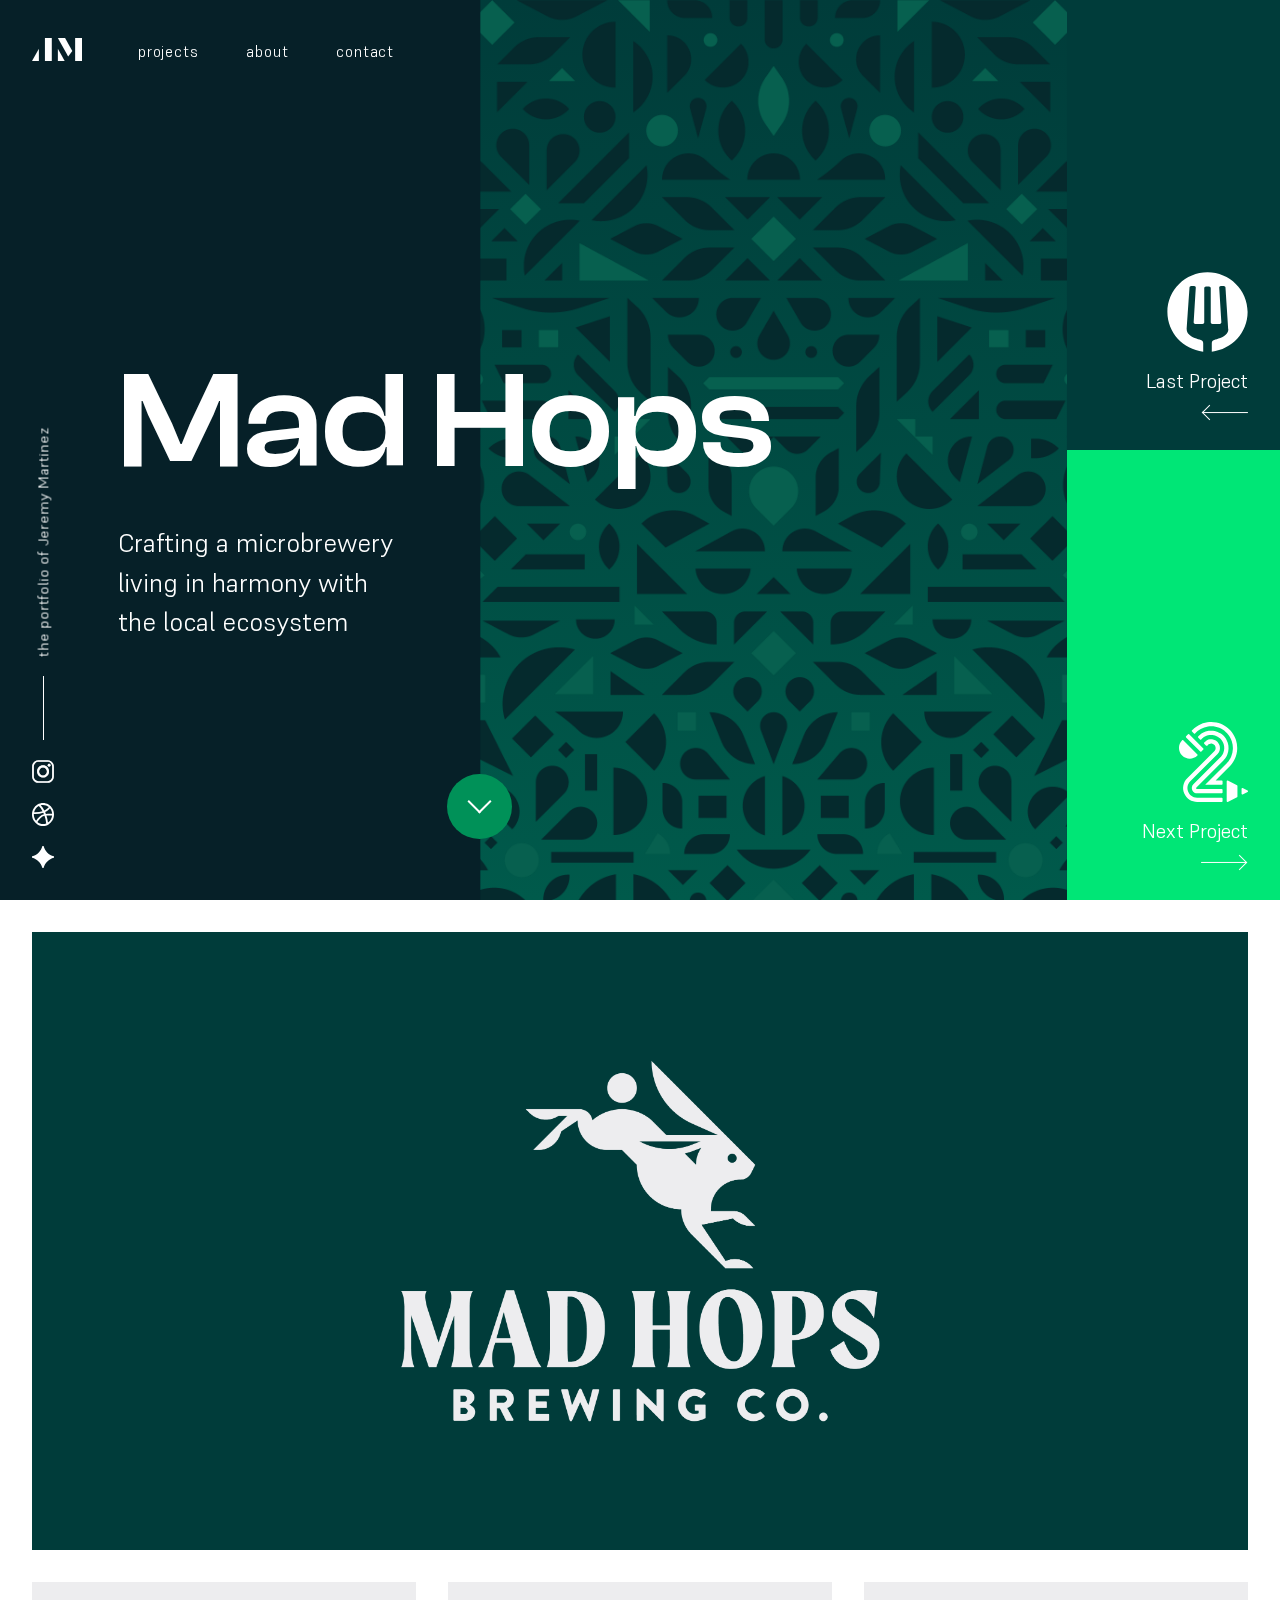
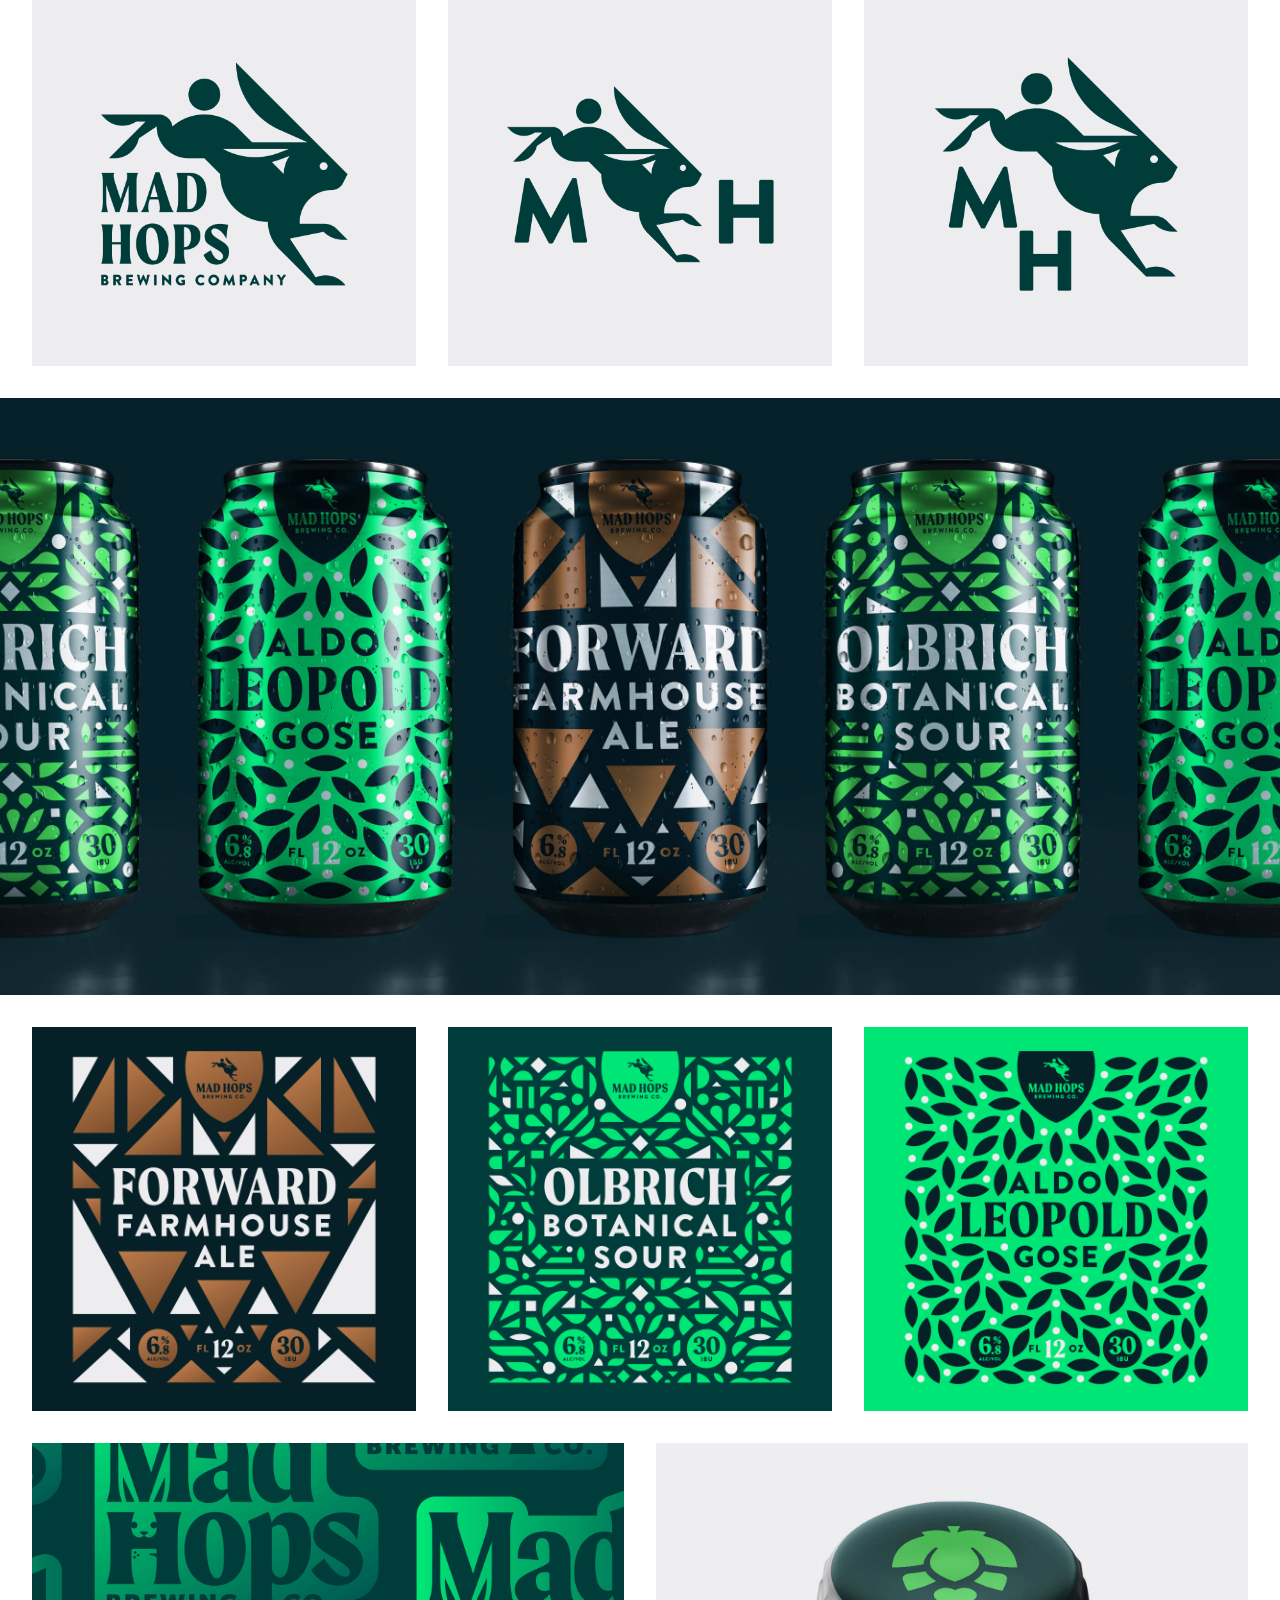
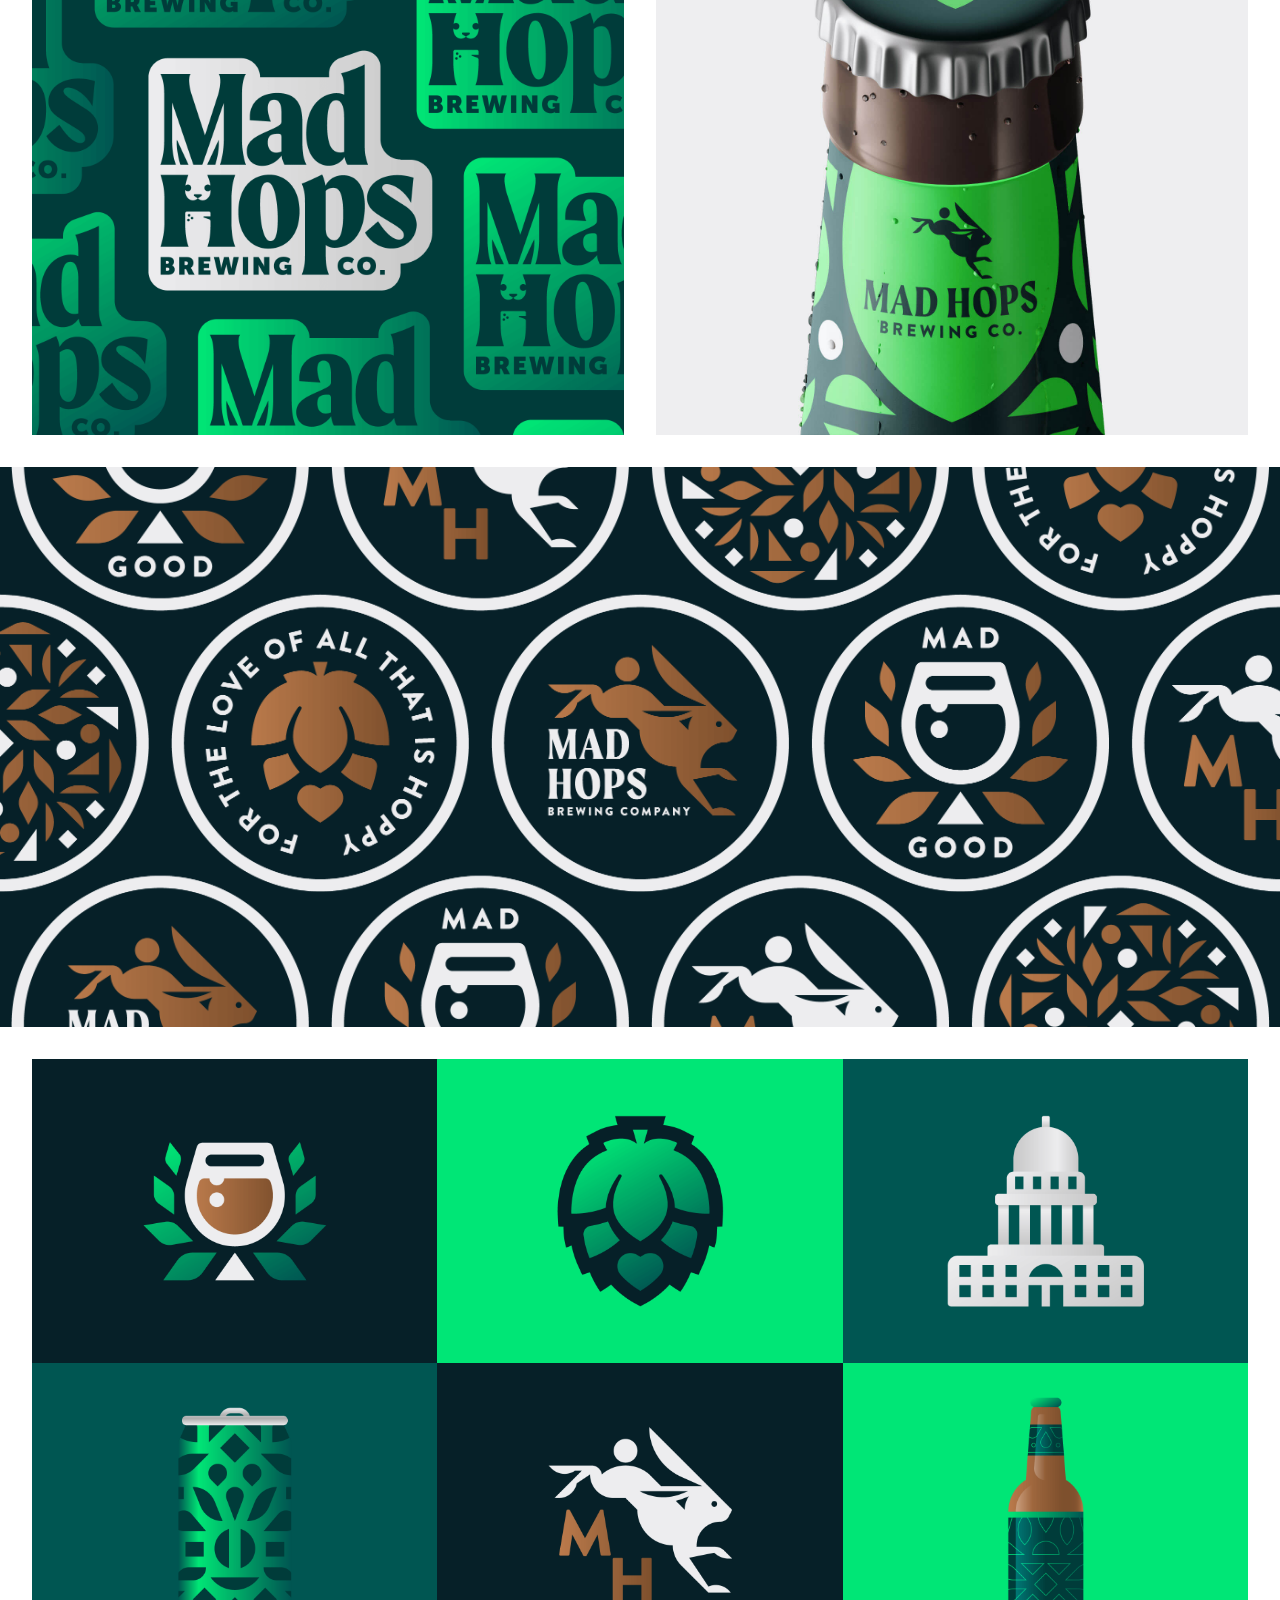
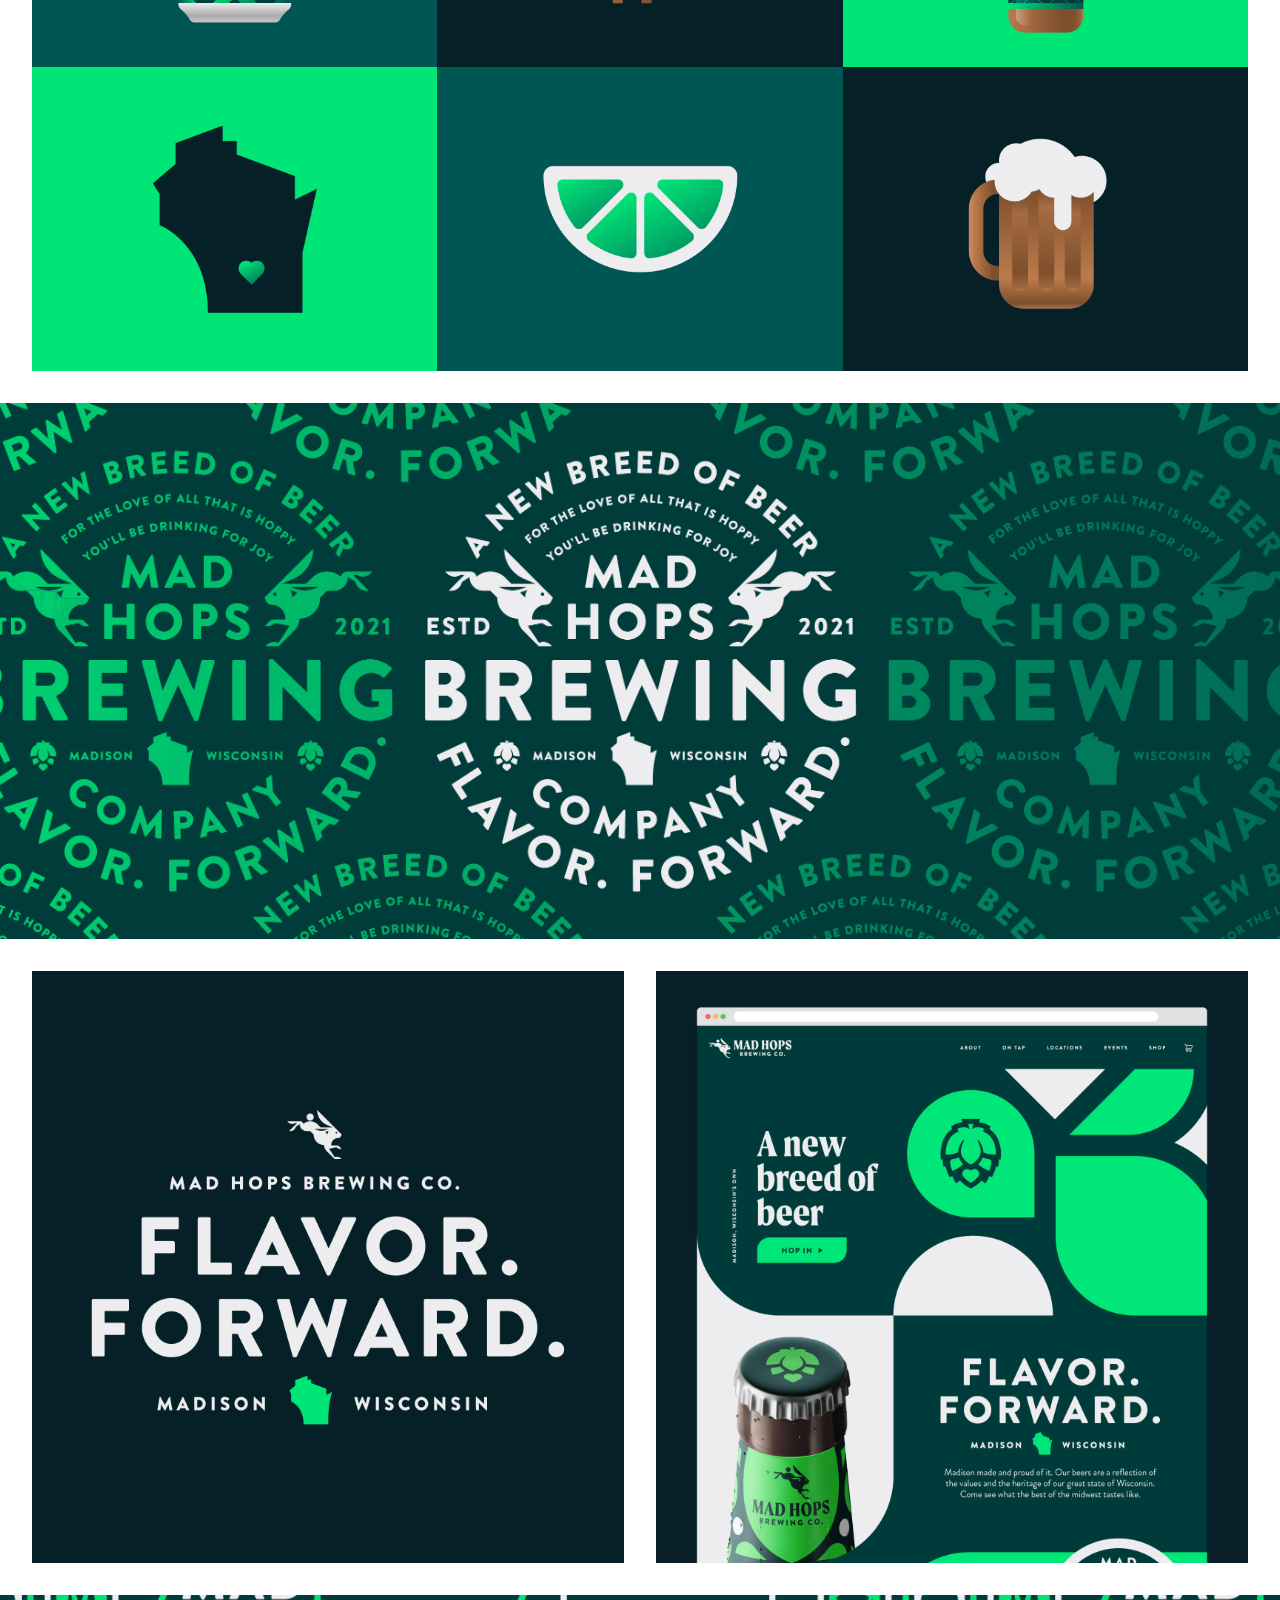
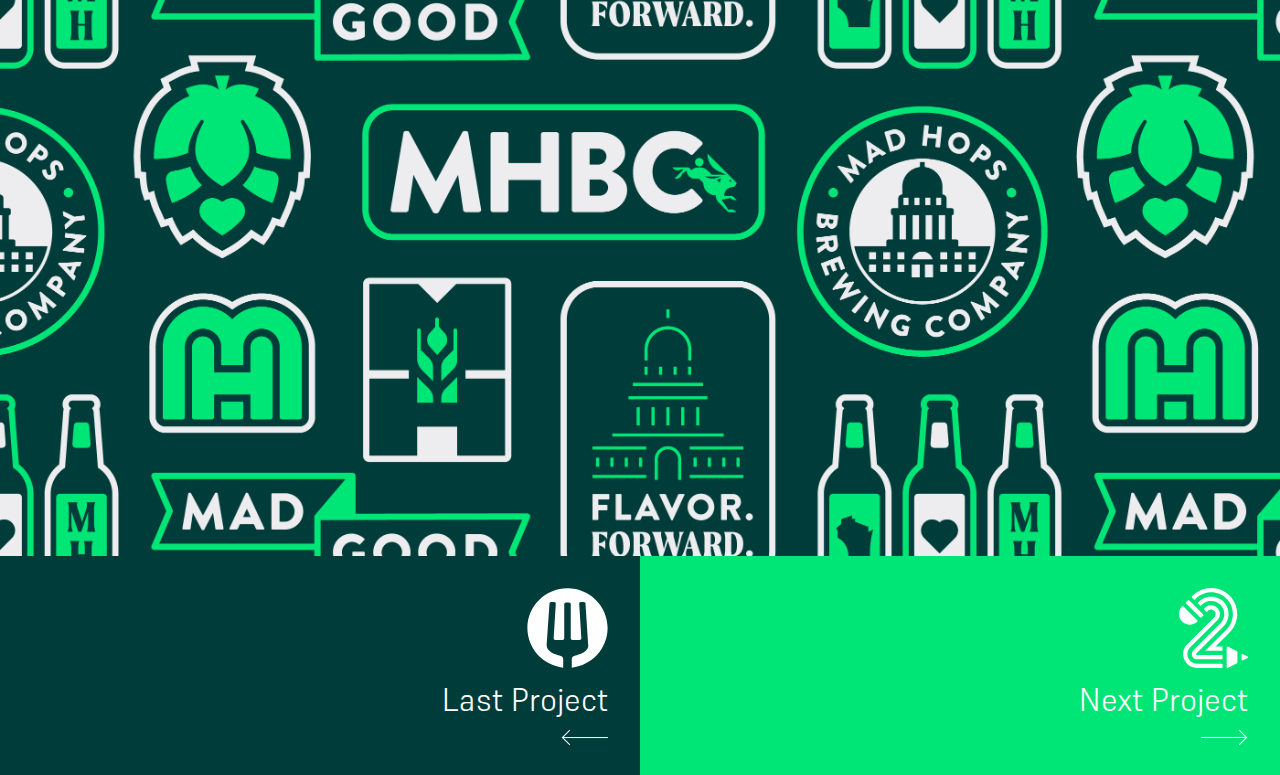
<file: mad-hops.html>
<!DOCTYPE html>
<html lang="en">
<head>
    <meta charset="UTF-8">
    <meta http-equiv="X-UA-Compatible" content="IE=edge">
    <meta name="viewport" content="width=device-width, initial-scale=1.0">
    <link rel="stylesheet" href="css/reset.css" type="text/css" media="screen">
    <link rel="stylesheet" href="css/styles.css" type="text/css" media="screen">
    <link rel="icon" href="media/favicon.ico" sizes="any">
    <link rel="icon" href="media/favicon.svg" type="image/svg+xml">
    <link rel="apple-touch-icon" href="media/favicon-apple-touch.png">
    <script defer src="js/swup.min.js"></script>
    <script defer src="js/SwupScrollPlugin.min.js"></script>
    <script defer src="js/SwupPreloadPlugin.min.js"></script>
    <script defer src="js/SwupProgressPlugin.min.js"></script>
    <script defer src="js/script.js"></script>
    <script defer src="js/toTop.js"></script>
    <script defer src="js/arrowScroll.js"></script>
    <script defer src="js/stopTransitionResize.js"></script>
    <script defer src="js/hamburgerMenu.js"></script>
    <script src="https://cdnjs.cloudflare.com/ajax/libs/jquery/3.6.0/jquery.slim.min.js"></script>
    <script defer src="js/gradient.js"></script>
    <title>Jeremy Martinez Design | Mad Hops</title>
</head>
<body>
<div id="swup">
    <header class="header-dark">
        <nav class="inset">
            <a id="nav-one" class="jm-logo nav-link toTop" href="/" data-swup-transition="homelink" [data-swup-preload]>
                <img src="media/jm.svg">
            </a>
            <ul class="menu menu-bg-mad-hops">
                <li class="nav-item"><a id="nav-two" class="nav-link toTop" href="/projects" data-swup-transition="projectslink" [data-swup-preload]>projects</a></li>
                <li class="nav-item"><a id="nav-three" class="nav-link toTop" href="/about" data-swup-transition="aboutlink" [data-swup-preload]>about</a></li>
                <li class="nav-item"><a id="nav-four"class="nav-link toTop" href="/contact" data-swup-transition="contactlink" [data-swup-preload]>contact</a></li>
            </ul>
            <div class="hamburger">
                <span class="bar"></span>
                <span class="bar"></span>
                <span class="bar"></span>
            </div>
        </nav>
		<div class="header-area-1 inset mad-hops-bg-1 to-home-bg-1 to-about-bg to-contact-bg-1 to-eatstreet-bg-1 to-number-two-bg-1">
			<div class="sidebar">
				<h1 class="sidebar-title">the portfolio of Jeremy Martinez</h1>
				<hr class="sidebar-divider">
				<a class="social-icon" href="https://www.instagram.com/jeremyamartinez/"><img src="media/instagram.svg" alt="Instagram"></a>
				<a class="social-icon" href="https://dribbble.com/jeremymartinez"><img src="media/dribbble.svg" alt="Dribbble"></a>
				<a class="social-icon" href="https://contra.com/jeremy_martinez_h0uqr7ny"><img src="media/contra.svg" alt="Contra"></a>
			</div>
            <div class="title">
                <h2 class="transition-fade-down">Mad Hops</h2>
                <p class="summary transition-fade-up">
                    Crafting a microbrewery living in harmony with the local ecosystem
                </p>
            </div>
		</div>

		<button type="button" class="down-arrow mad-hops-bg-2 to-home-bg-2 to-eatstreet-bg-2 to-number-two-bg-2" data-no-swup>
			<span class="arrow"></span>
        </button>

		<div class="header-area-2 header-image mad-hops-header-bg">
            <div class="overlay transition-wipe mad-hops-bg-1 to-home-bg-1 to-about-bg to-eatstreet-bg-1 to-number-two-bg-1"></div>
		</div>

		<div class="header-area-3 inset mad-hops-bg-3 to-home-bg-3 to-about-bg to-contact-bg-3 to-eatstreet-bg-3 to-number-two-bg-3">
			<a id="last" class="toTop" href="/eatstreet" data-swup-transition="eatstreetlink" [data-swup-preload]>
				<div class="project-navigation">
					<img class="transition-fade-left" src="media/logo-eatstreet.svg">
					<div class="transition-fade-right">Last Project</div>
					<div class="long-arrow-left"></div>
				</div>
			</a>
		</div>

		<div class="header-area-4 inset mad-hops-bg-4 to-home-bg-4 to-about-bg to-contact-bg-4 to-eatstreet-bg-4 to-number-two-bg-4">
			<a id="next" class="toTop" href="/number-two" data-swup-transition="number-twolink" [data-swup-preload]>
				<div class="project-navigation">
					<img class="transition-fade-right" src="media/logo-number-two.svg" alt="Number Two Design Co.">
					<div class="transition-fade-left">Next Project</div>
					<div class="long-arrow-right"></div>
				</div>
			</a>
		</div>
	</header>
    <main class="transition-fade bg-light">

    <!-- Logo -->
    
    <section class="showcase inset grid-gap">
        <div class="one-column inset-deep inset-vertical inset-square mad-hops-bg-3 flex-center">
            <img class="limit-width-2" src="media/mad-hops/mad-hops-logo-1.png" loading="lazy">
        </div>
        <div class="three-column mad-hops-bg-6">
            <img src="media/mad-hops/mad-hops-logo-2.png" loading="lazy">
        </div>
        <div class="three-column mad-hops-bg-6">
            <img src="media/mad-hops/mad-hops-logo-4.png" loading="lazy">
        </div>
        <div class="three-column mad-hops-bg-6">
            <img src="media/mad-hops/mad-hops-logo-5.png" loading="lazy">
        </div>
    </section>

	<!-- Can Lineup -->
	
    <section class="showcase">
        <div class="one-column">
            <img src="media/mad-hops/can-lineup.jpg" loading="lazy">
        </div>
    </section>

	<!-- Labels / Forward / Bottle -->
	
    <section class="showcase inset grid-gap">
        <div class="three-column mobile-one-column">
            <img src="media/mad-hops/forward-label.png" loading="lazy">
        </div>
        <div class="three-column mobile-one-column">
            <img src="media/mad-hops/olbrich-label.png" loading="lazy">
        </div>
        <div class="three-column mobile-one-column">
            <img src="media/mad-hops/leopold-label.png" loading="lazy">
        </div>
        <div class="two-column mad-hops-bg-4 mobile-one-column">
            <img src="media/mad-hops/alt-logo-stickers.png" loading="lazy">
        </div>
        <div class="two-column mobile-one-column">
            <img src="media/mad-hops/bottle-cap-mockup.jpg" loading="lazy">
        </div>
    </section>

	<!-- Coasters -->
	
    <section class="showcase">
        <div class="one-column">
            <img src="media/mad-hops/coasters.png" loading="lazy">
        </div>
    </section>


	<!-- Icons -->

    <section class="showcase inset">
        <div class="three-column mad-hops-bg-1">
            <img src="media/mad-hops/glass-icon.png" loading="lazy">
        </div>
        <div class="three-column mad-hops-bg-4">
            <img src="media/mad-hops/hop-icon.png" loading="lazy">
        </div>
        <div class="three-column mad-hops-bg-5">
            <img src="media/mad-hops/capitol-icon.png" loading="lazy">
        </div>
        <div class="three-column mad-hops-bg-5">
            <img src="media/mad-hops/can-icon.png" loading="lazy">
        </div>
        <div class="three-column mad-hops-bg-1">
            <img src="media/mad-hops/mh-icon.png" loading="lazy">
        </div>
        <div class="three-column mad-hops-bg-4">
            <img src="media/mad-hops/bottle-icon.png" loading="lazy">
        </div>
        <div class="three-column mad-hops-bg-4">
            <img src="media/mad-hops/wi-icon.png" loading="lazy">
        </div>
        <div class="three-column mad-hops-bg-5">
            <img src="media/mad-hops/lime-icon.png" loading="lazy">
        </div>
        <div class="three-column mad-hops-bg-1">
            <img src="media/mad-hops/mug-icon.png" loading="lazy">
        </div>
    </section>

	<!-- Badge Pattern -->
	
    <section class="showcase">
        <div class="one-column">
            <img src="media/mad-hops/badge-pattern.png" loading="lazy">
        </div>
    </section>

	<!-- Forward / Web Mockup -->
	
    <section class="showcase inset grid-gap">
        <div class="two-column mad-hops-bg-1  mobile-one-column">
            <img src="media/mad-hops/flavor-forward.png" loading="lazy">
        </div>
        <div class="two-column mobile-one-column">
            <img src="media/mad-hops/website.jpg" loading="lazy">
        </div>
    </section>

	<!-- Stickers -->
	
    <section class="showcase">
        <div class="one-column">
            <img src="media/mad-hops/stickers.png" loading="lazy">
        </div>
    </section>

	<!-- Footer Navigation -->
	
    <section class="showcase header-dark">
        <div class="footer-nav two-column mad-hops-bg-3 inset">
            <a href="/eatstreet" data-swup-transition="toplink">
                <div class="project-navigation">
                    <img class="project-nav-logo" src="media/logo-eatstreet.svg">
                    <div>Last Project</div>
                    <div class="long-arrow-left"></div>
                </div>
            </a>
        </div>
        <div class="footer-nav two-column mad-hops-bg-4 inset">
            <a href="/number-two" data-swup-transition="toplink">
                <div class="project-navigation">
                    <img class="project-nav-logo" src="media/logo-number-two.svg">
                    <div>Next Project</div>
                    <div class="long-arrow-right"></div>
                </div>
            </a>
        </div>
    </section>

    </main>

</div>
</body>
</html>
</file>
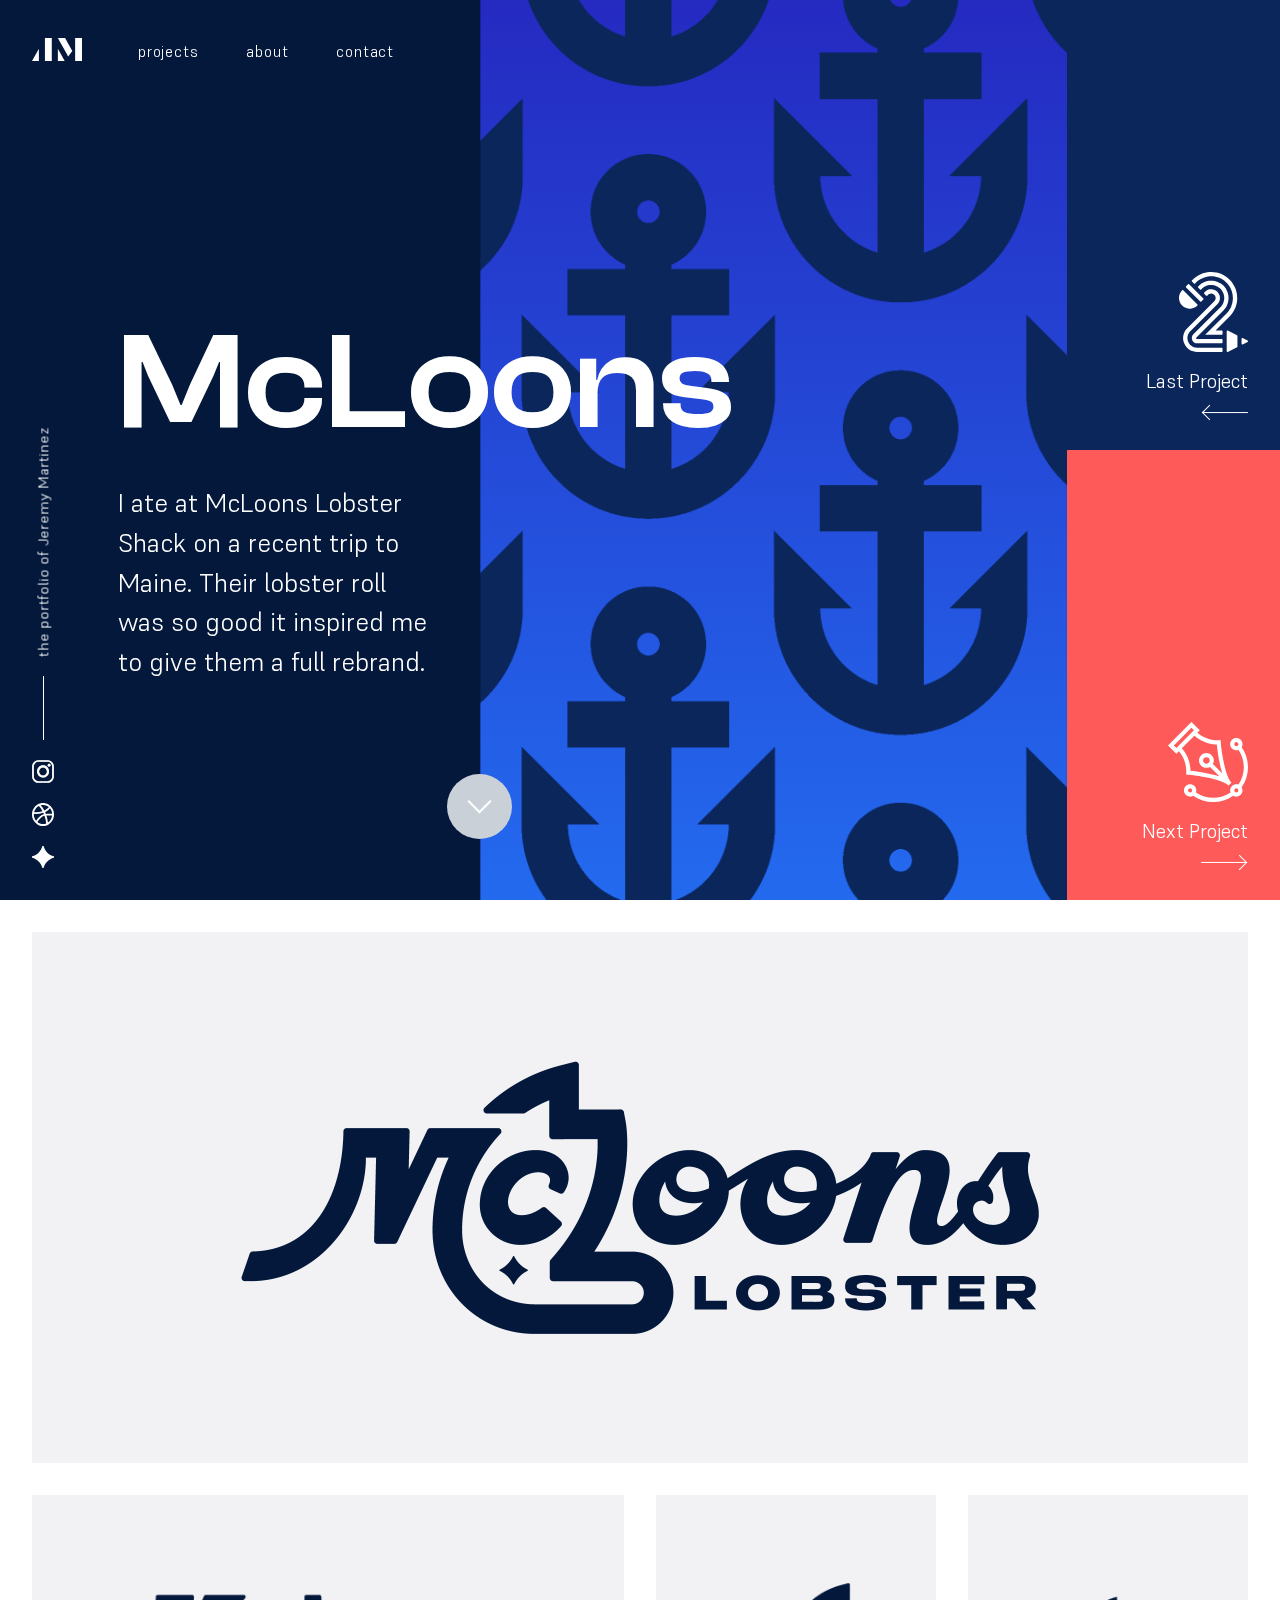
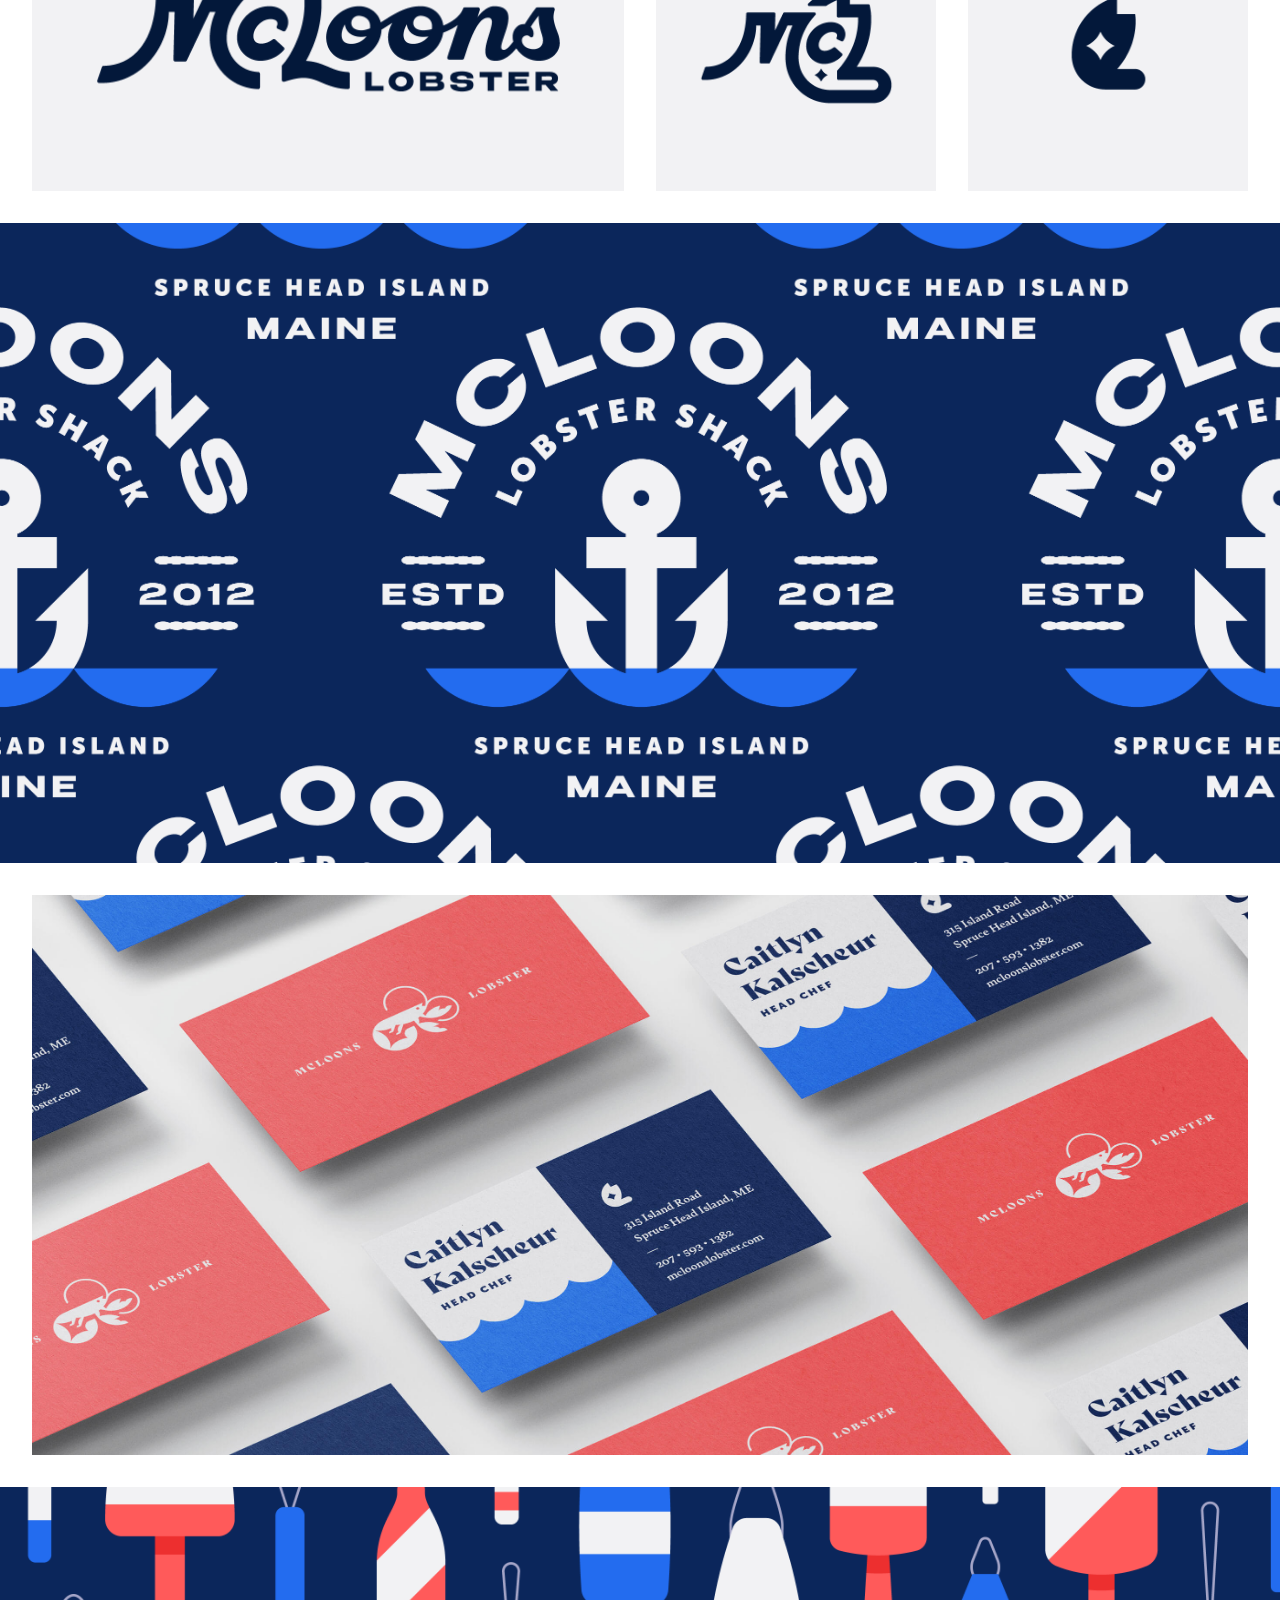
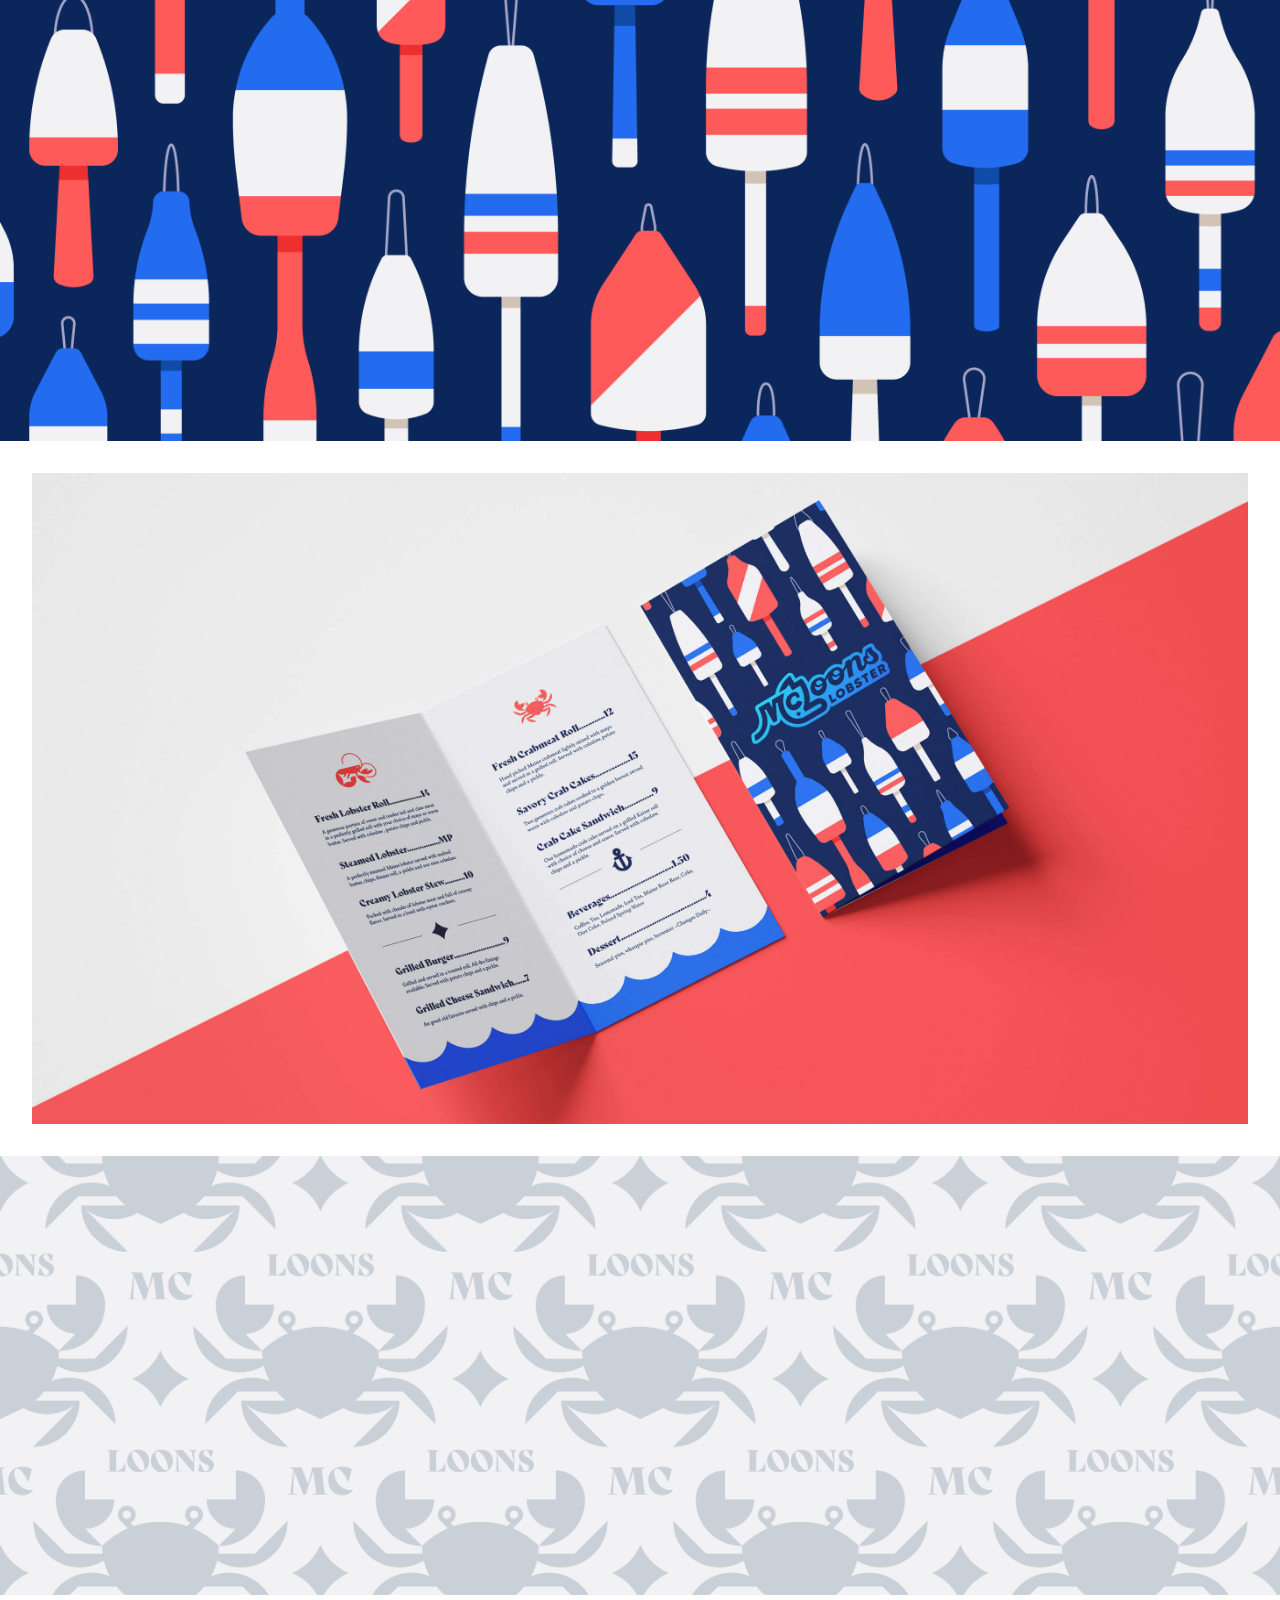
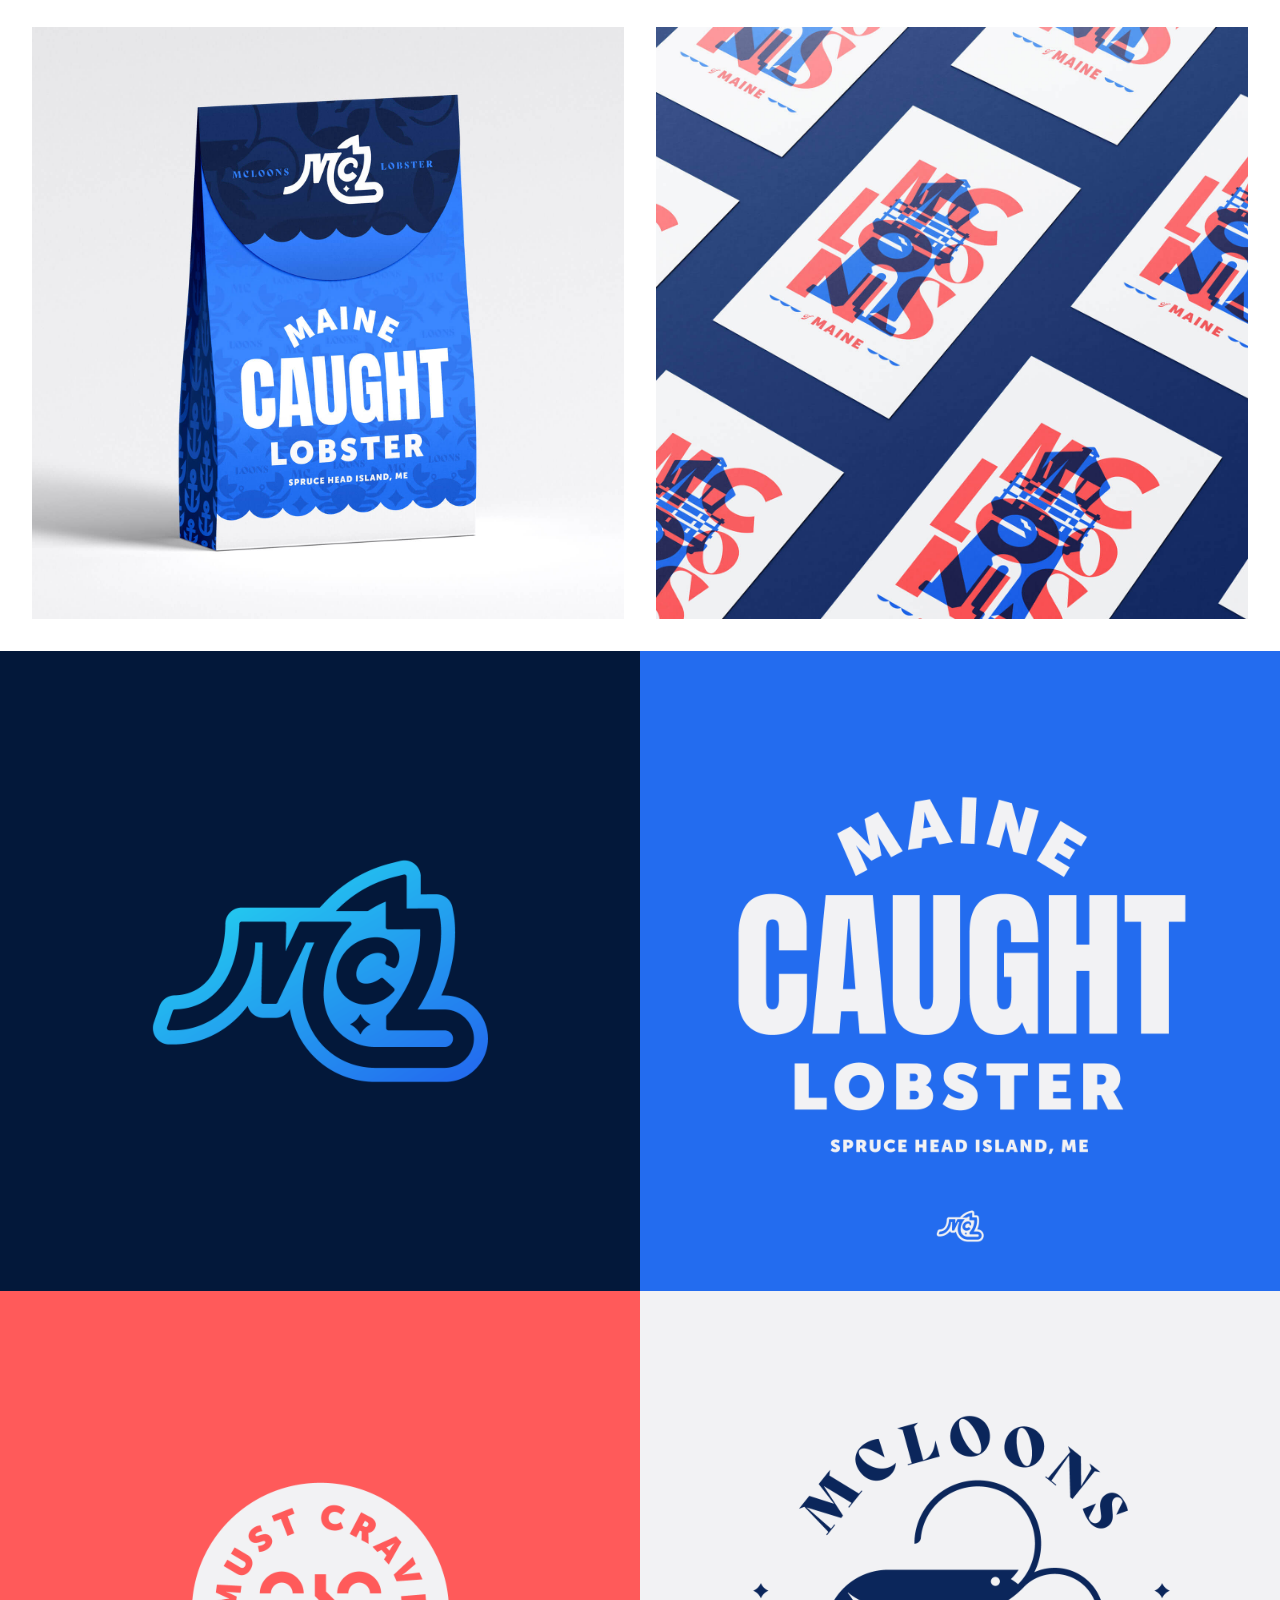
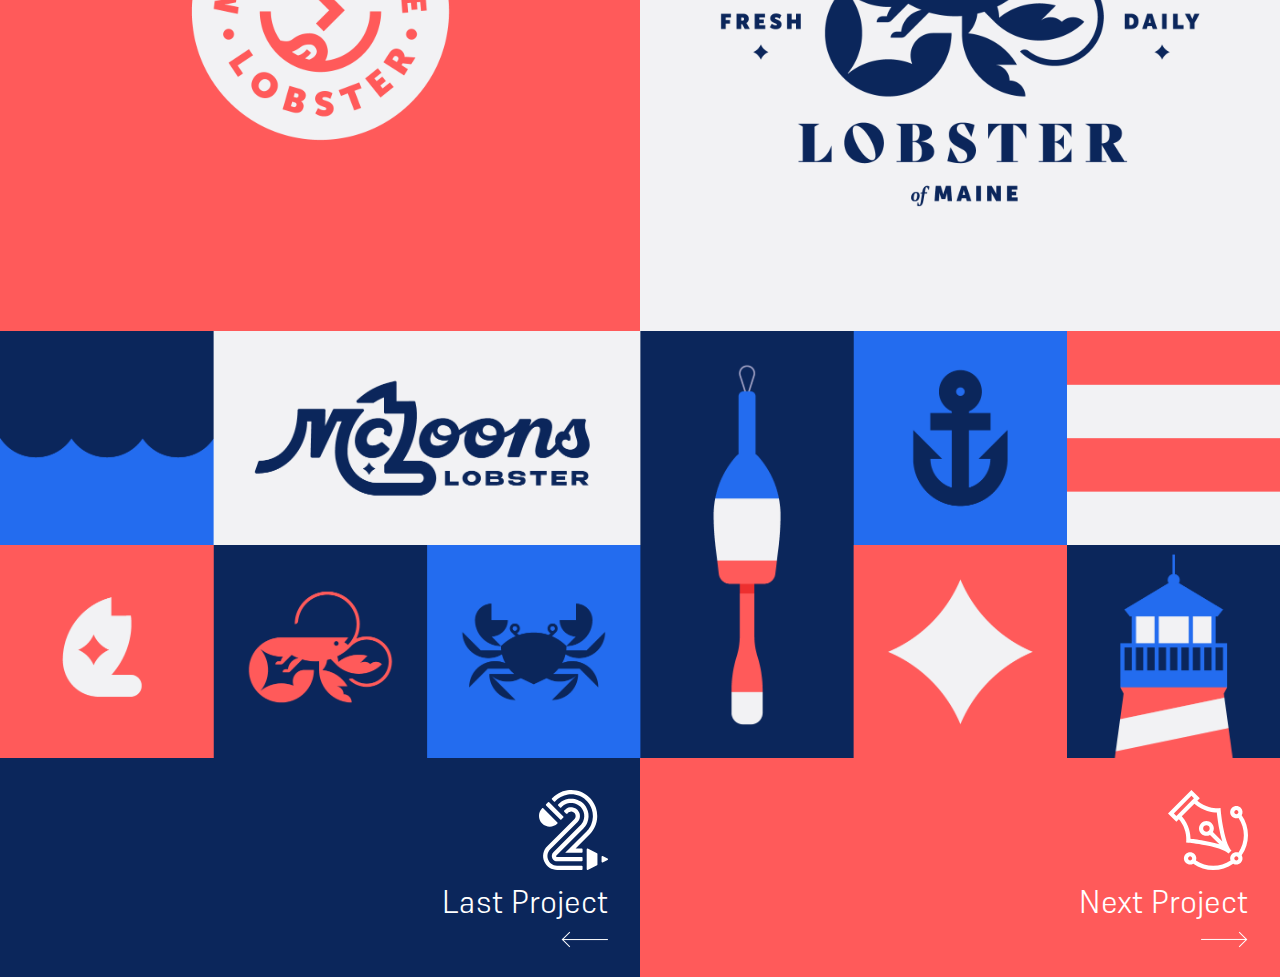
<file: mcloons.html>
<!DOCTYPE html>
<html lang="en">
<head>
    <meta charset="UTF-8">
    <meta http-equiv="X-UA-Compatible" content="IE=edge">
    <meta name="viewport" content="width=device-width, initial-scale=1.0">
    <link rel="stylesheet" href="css/reset.css" type="text/css" media="screen">
    <link rel="stylesheet" href="css/styles.css" type="text/css" media="screen">
    <link rel="icon" href="media/favicon.ico" sizes="any">
    <link rel="icon" href="media/favicon.svg" type="image/svg+xml">
    <link rel="apple-touch-icon" href="media/favicon-apple-touch.png">
    <script defer src="js/swup.min.js"></script>
    <script defer src="js/SwupScrollPlugin.min.js"></script>
    <script defer src="js/SwupPreloadPlugin.min.js"></script>
    <script defer src="js/SwupProgressPlugin.min.js"></script>
    <script defer src="js/script.js"></script>
    <script defer src="js/toTop.js"></script>
    <script defer src="js/arrowScroll.js"></script>
    <script defer src="js/stopTransitionResize.js"></script>
    <script defer src="js/hamburgerMenu.js"></script>
    <script src="https://cdnjs.cloudflare.com/ajax/libs/jquery/3.6.0/jquery.slim.min.js"></script>
    <script defer src="js/gradient.js"></script>
    <title>Jeremy Martinez Design | McLoons</title>
</head>
<body>
<div id="swup">
    <header class="header-dark">
        <nav class="inset">
            <a id="nav-one" class="jm-logo nav-link toTop" href="/" data-swup-transition="homelink" [data-swup-preload]>
                <img src="media/jm.svg">
            </a>
            <ul class="menu menu-bg-mcloons">
                <li class="nav-item"><a id="nav-two" class="nav-link toTop" href="/projects" data-swup-transition="projectslink" [data-swup-preload]>projects</a></li>
                <li class="nav-item"><a id="nav-three" class="nav-link toTop" href="/about" data-swup-transition="aboutlink" [data-swup-preload]>about</a></li>
                <li class="nav-item"><a id="nav-four" class="nav-link toTop" href="/contact" data-swup-transition="contactlink" [data-swup-preload]>contact</a></li>
            </ul>
            <div class="hamburger">
                <span class="bar"></span>
                <span class="bar"></span>
                <span class="bar"></span>
            </div>
        </nav>
		<div class="header-area-1 inset mcloons-bg-1 to-home-bg-1 to-about-bg to-contact-bg-1 to-illustration-bg-1 to-number-two-bg-1">
			<div class="sidebar">
				<h1 class="sidebar-title">the portfolio of Jeremy Martinez</h1>
				<hr class="sidebar-divider">
				<a class="social-icon" href="https://www.instagram.com/jeremyamartinez/"><img src="media/instagram.svg" alt="Instagram"></a>
				<a class="social-icon" href="https://dribbble.com/jeremymartinez"><img src="media/dribbble.svg" alt="Dribbble"></a>
				<a class="social-icon" href="https://contra.com/jeremy_martinez_h0uqr7ny"><img src="media/contra.svg" alt="Contra"></a>
			</div>
            <div class="title">
                <h2 class="transition-fade-down">McLoons</h2>
                <p class="summary transition-fade-up">
                    I ate at McLoons Lobster Shack on a recent trip to Maine. Their lobster roll was so good it inspired me to give them a full rebrand.
                </p>
            </div>
		</div>

		<button type="button" class="down-arrow mcloons-bg-2 to-home-bg-2 to-illustration-bg-2 to-number-two-bg-2" data-no-swup>
			<span class="arrow"></span>
        </button>

		<div class="header-area-2 header-image mcloons-header-bg">
            <div class="overlay transition-wipe mcloons-bg-1 to-home-bg-1 to-about-bg to-contact-bg-1 to-illustration-bg-1 to-number-two-bg-1"></div>
		</div>

		<div class="header-area-3 inset mcloons-bg-3 to-home-bg-3 to-about-bg to-contact-bg-3 to-illustration-bg-3 to-number-two-bg-3">
			<a id="last" class="toTop" href="/number-two" data-swup-transition="number-twolink" [data-swup-preload]>
				<div class="project-navigation">
					<img class="transition-fade-left" src="media/logo-number-two.svg" alt="Mad Hops">
					<div class="transition-fade-right">Last Project</div>
					<div class="long-arrow-left"></div>
				</div>
			</a>
		</div>

		<div class="header-area-4 inset mcloons-bg-4 to-home-bg-4 to-about-bg to-contact-bg-4 to-illustration-bg-4 to-number-two-bg-4">
			<a id="next" class="toTop" href="/illustration" data-swup-transition="illustrationlink" [data-swup-preload]>
				<div class="project-navigation">
					<img class="transition-fade-right" src="media/logo-illustration.svg" alt="Number Two Design Co.">
					<div class="transition-fade-left">Next Project</div>
					<div class="long-arrow-right"></div>
				</div>
			</a>
		</div>
	</header>
    <main class="transition-fade bg-light">

    <!-- Logo -->
    
    <section class="showcase inset grid-gap">
        <div class="one-column inset-deep inset-vertical mcloons-bg-6 flex-center">
            <img class="limit-width" src="media/mcloons/mcloons-logo-1-dark.png" loading="lazy">
        </div>
        <div class="two-column mcloons-bg-6 mobile-one-column">
            <img src="media/mcloons/mcloons-logo-2-dark.png" loading="lazy">
        </div>
        <div class="four-column mcloons-bg-6 flex-center mobile-two-column">
            <img src="media/mcloons/mcloons-logo-3-dark.png" loading="lazy">
        </div>
        <div class="four-column mcloons-bg-6 flex-center mobile-two-column">
            <img src="media/mcloons/mcloons-logo-4-dark.png" loading="lazy">
        </div>
    </section>

	<!-- Anchor Badge Pattern -->
	
    <section class="showcase">
        <div class="one-column">
            <img src="media/mcloons/anchor-badge-pattern.png" loading="lazy">
        </div>
    </section>

    <!-- Biz Card -->

    <section class="showcase inset grid-gap">
        <div class="one-column flex-center">
            <img src="media/mcloons/business-card.jpg" loading="lazy">
        </div>
    </section>

	<!-- Buoys -->
	
    <section class="showcase">
        <div class="one-column">
            <img src="media/mcloons/buoys.png" loading="lazy">
        </div>
    </section>

    <!-- Menu -->

    <section class="showcase inset grid-gap">
        <div class="one-column flex-center">
            <img src="media/mcloons/menu.jpg" loading="lazy">
        </div>
    </section>

	<!-- Crab Pattern -->
	
    <section class="showcase">
        <div class="one-column">
            <img src="media/mcloons/crab-pattern.png" loading="lazy">
        </div>
    </section>

	<!-- Bag / Poster -->
	
    <section class="showcase inset grid-gap">
        <div class="two-column mobile-one-column">
            <img src="media/mcloons/bag-mockup.jpg" loading="lazy">
        </div>
        <div class="two-column mobile-one-column">
            <img src="media/mcloons/lighthouse-poster.jpg" loading="lazy">
        </div>
    </section>

	<!-- Four Boxes -->
	
    <section class="showcase">
        <div class="two-column mcloons-bg-1 mobile-one-column">
            <img src="media/mcloons/mcl-logo-blue.png" loading="lazy">
        </div>
        <div class="two-column mcloons-bg-5 mobile-one-column">
            <img src="media/mcloons/maine-caught-lobster.png" loading="lazy">
        </div>
        <div class="two-column mcloons-bg-4 mobile-one-column">
            <img src="media/mcloons/must-crave-lobster.png" loading="lazy">
        </div>
        <div class="two-column mcloons-bg-6 mobile-one-column">
            <img src="media/mcloons/lobster-badge.png" loading="lazy">
        </div>
    </section>

	<!-- Collage -->
	
    <section class="showcase">
        <div class="one-column">
            <img src="media/mcloons/collage.png" loading="lazy">
        </div>
    </section>

	<!-- Footer Navigation -->
	
    <section class="showcase header-dark">
        <div class="footer-nav two-column mcloons-bg-3 inset">
            <a href="/number-two" data-swup-transition="toplink">
                <div class="project-navigation">
                    <img class="project-nav-logo" src="media/logo-number-two.svg">
                    <div>Last Project</div>
                    <div class="long-arrow-left"></div>
                </div>
            </a>
        </div>
        <div class="footer-nav two-column mcloons-bg-4 inset">
            <a href="/illustration" data-swup-transition="toplink">
                <div class="project-navigation">
                    <img class="project-nav-logo" src="media/logo-illustration.svg">
                    <div>Next Project</div>
                    <div class="long-arrow-right"></div>
                </div>
            </a>
        </div>
    </section>

    </main>

</div>
</body>
</html>
</file>
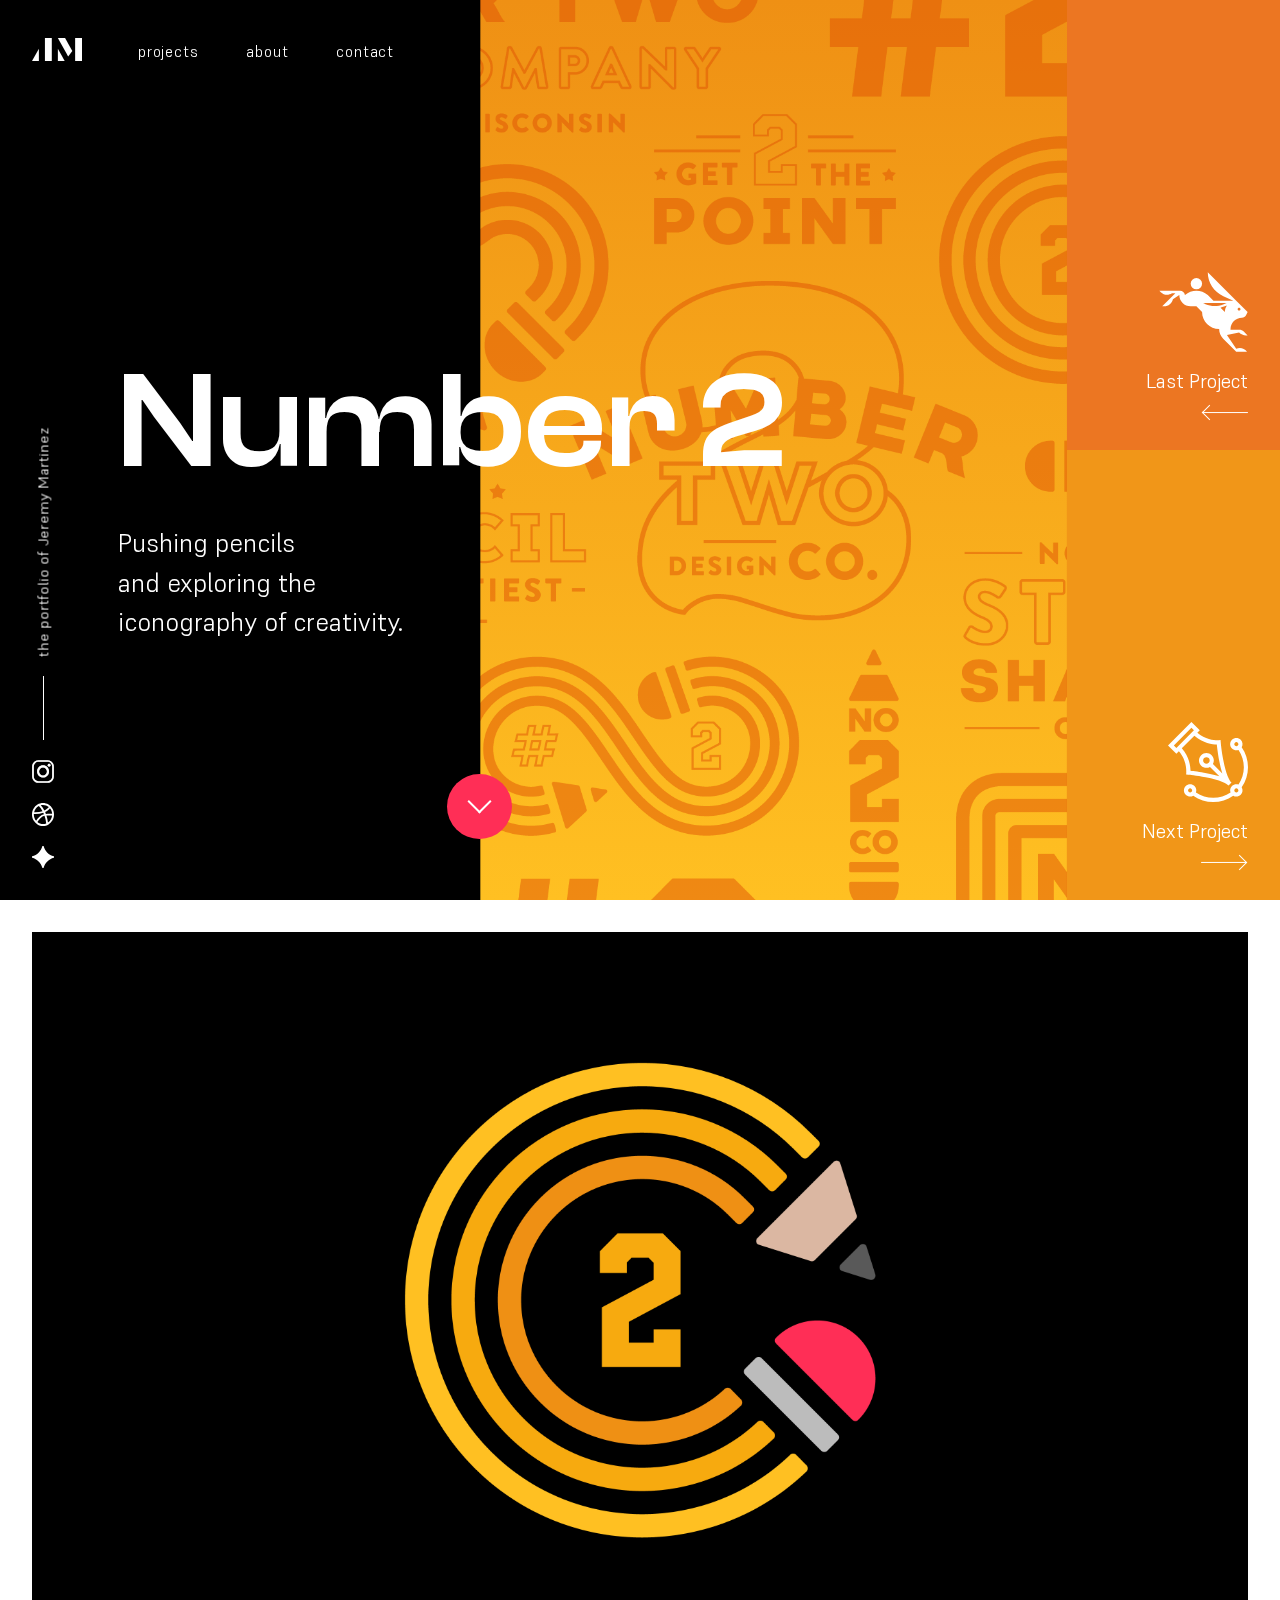
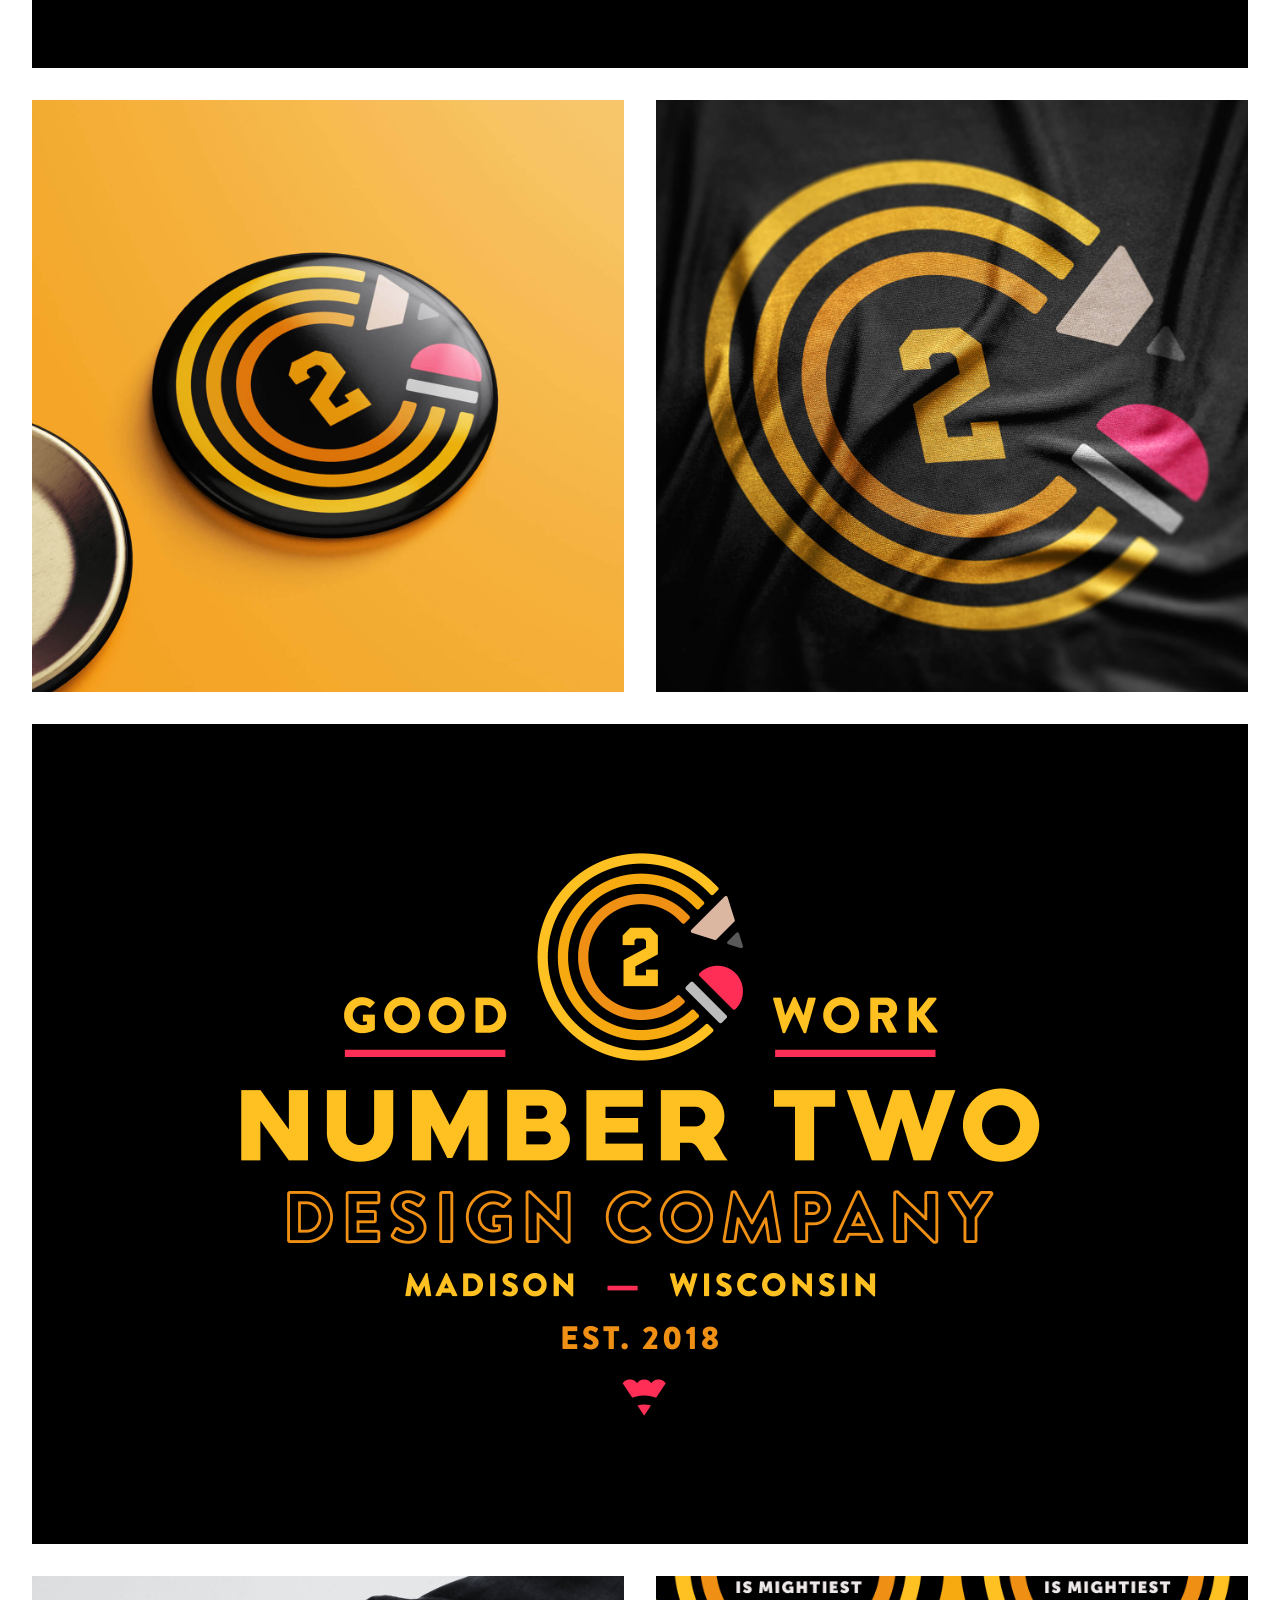
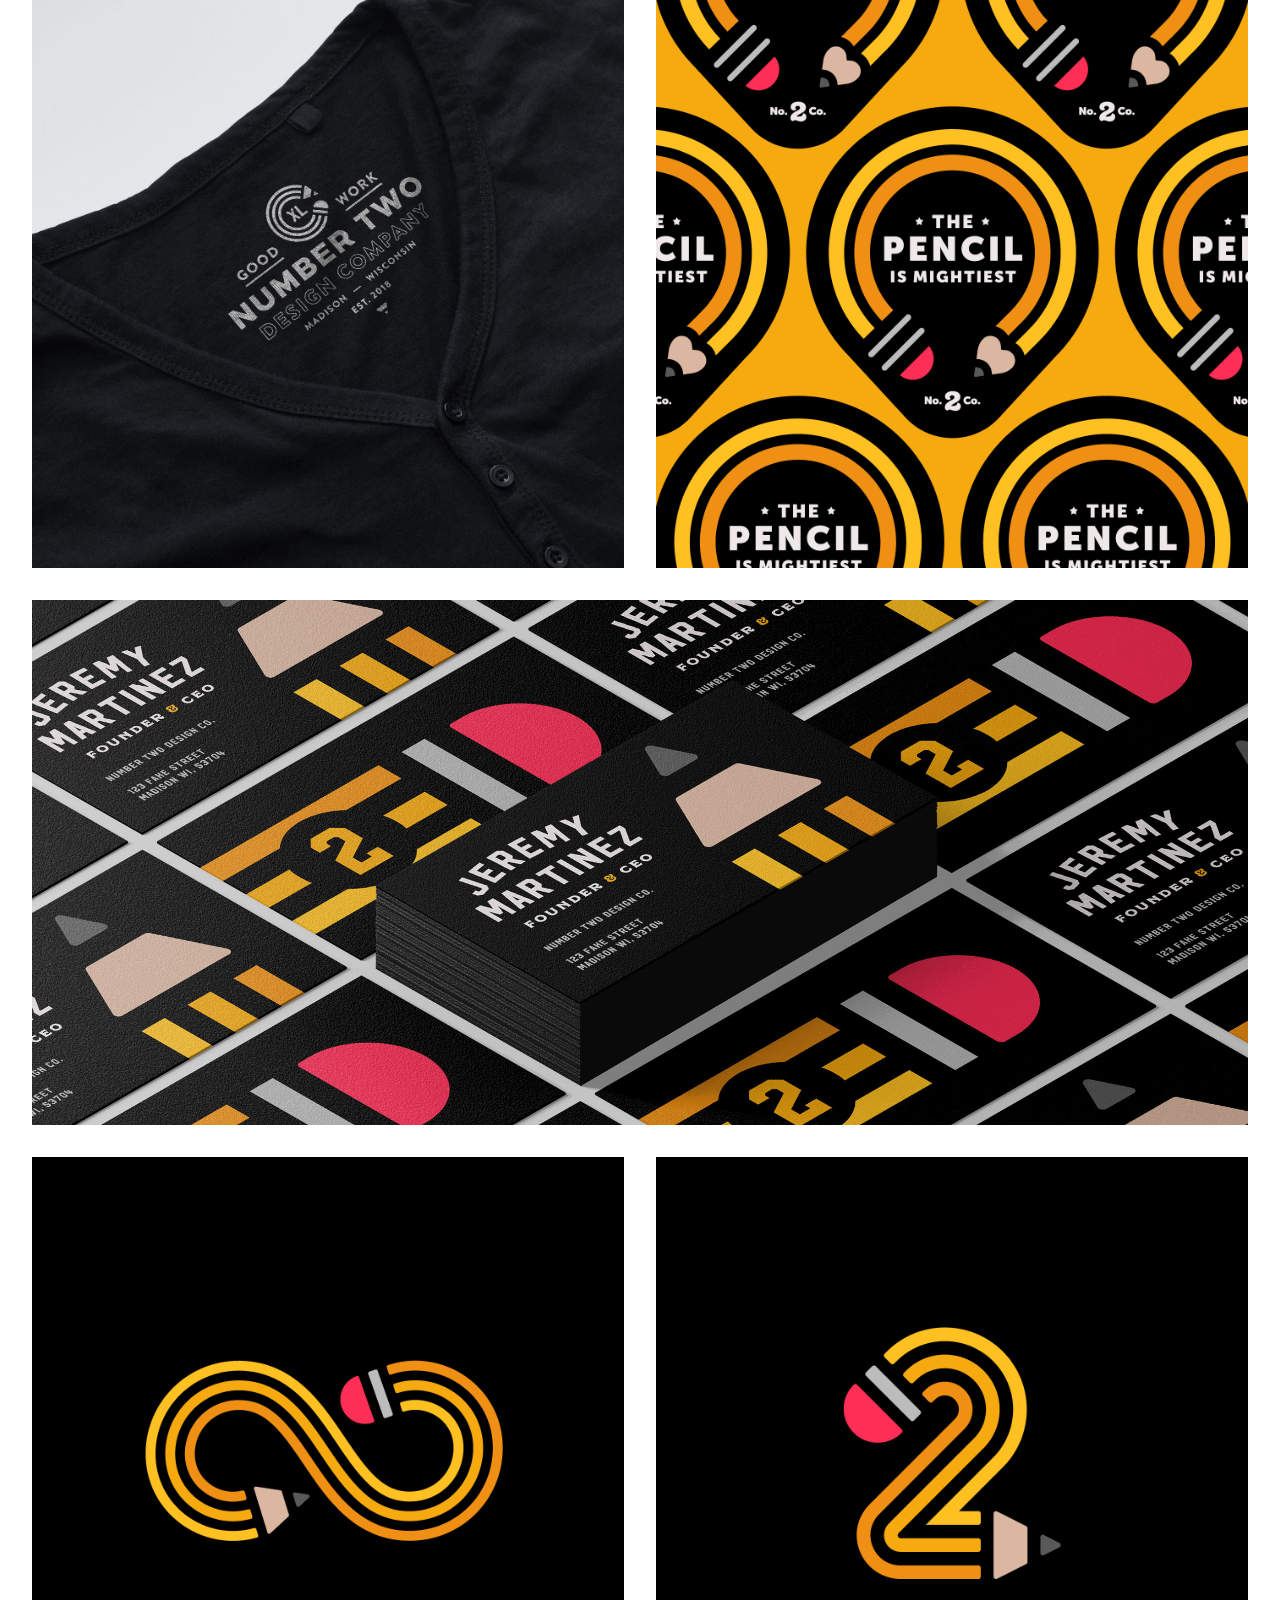
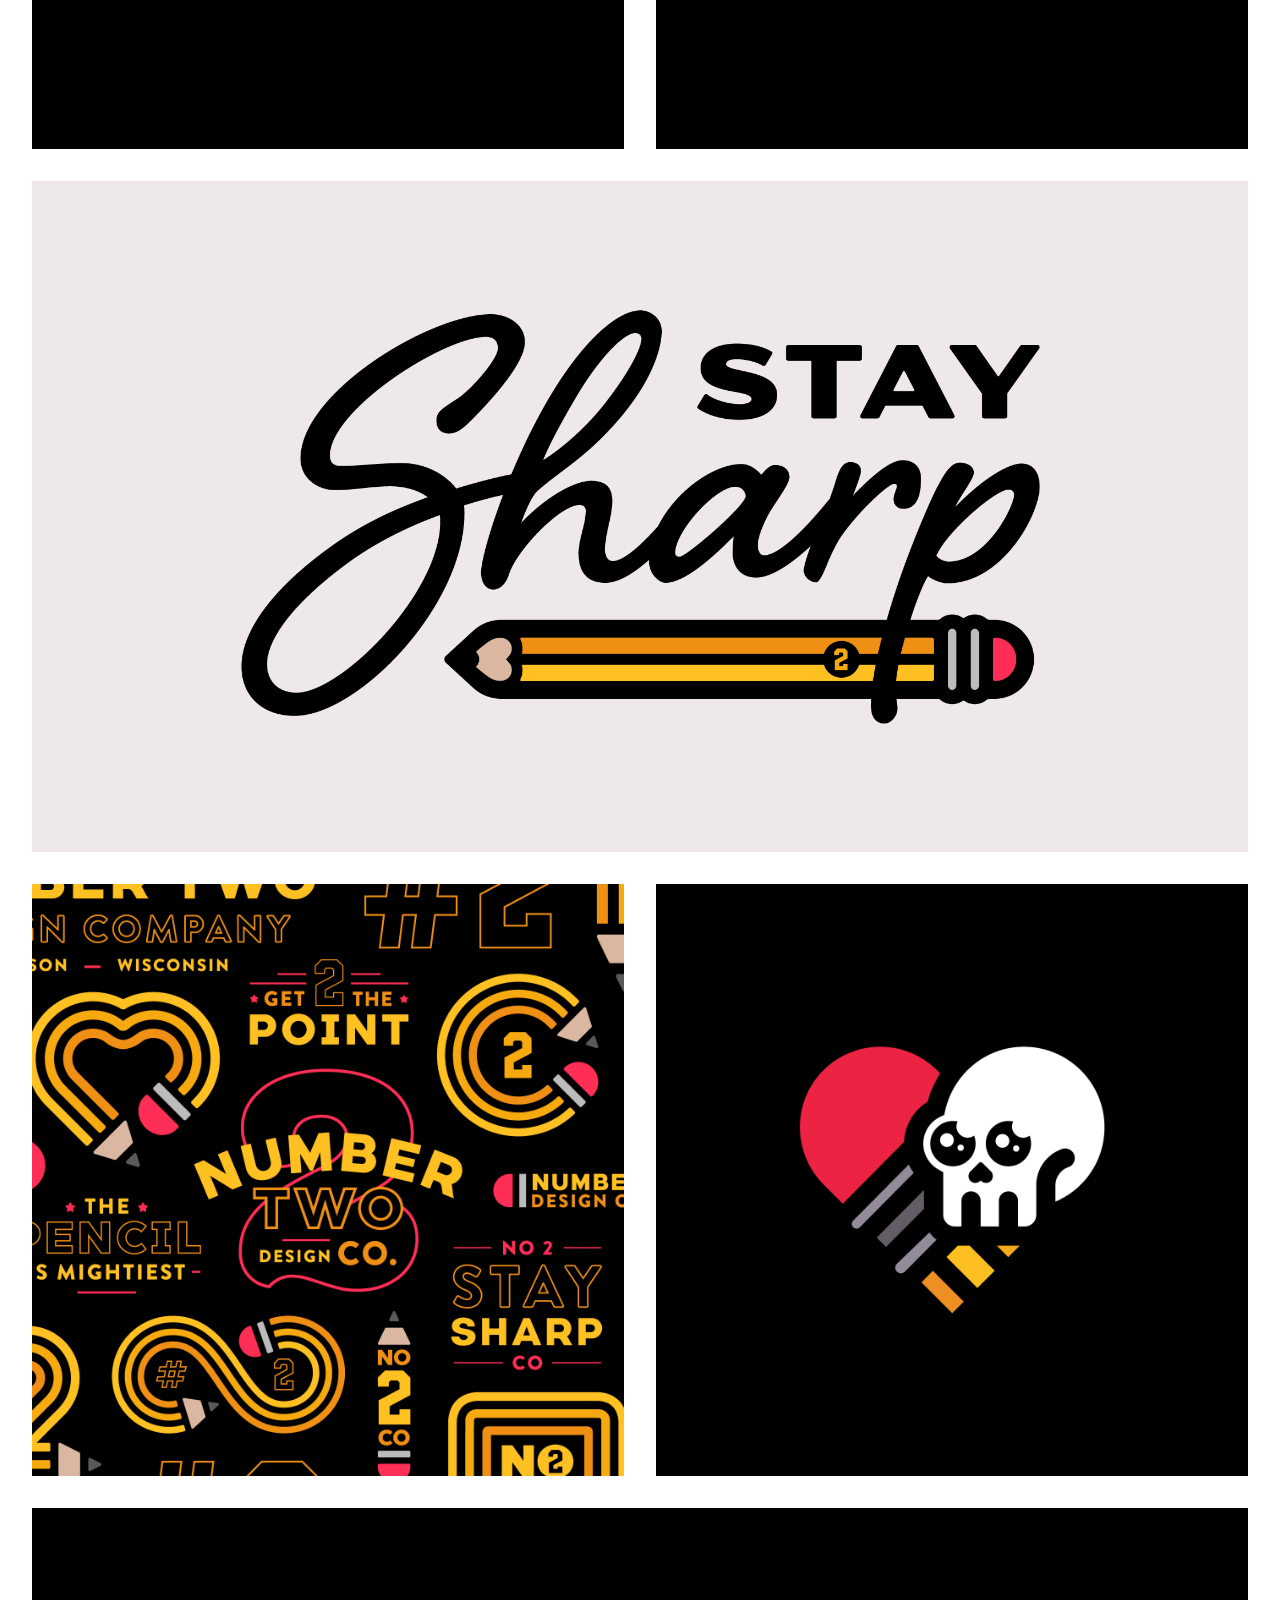
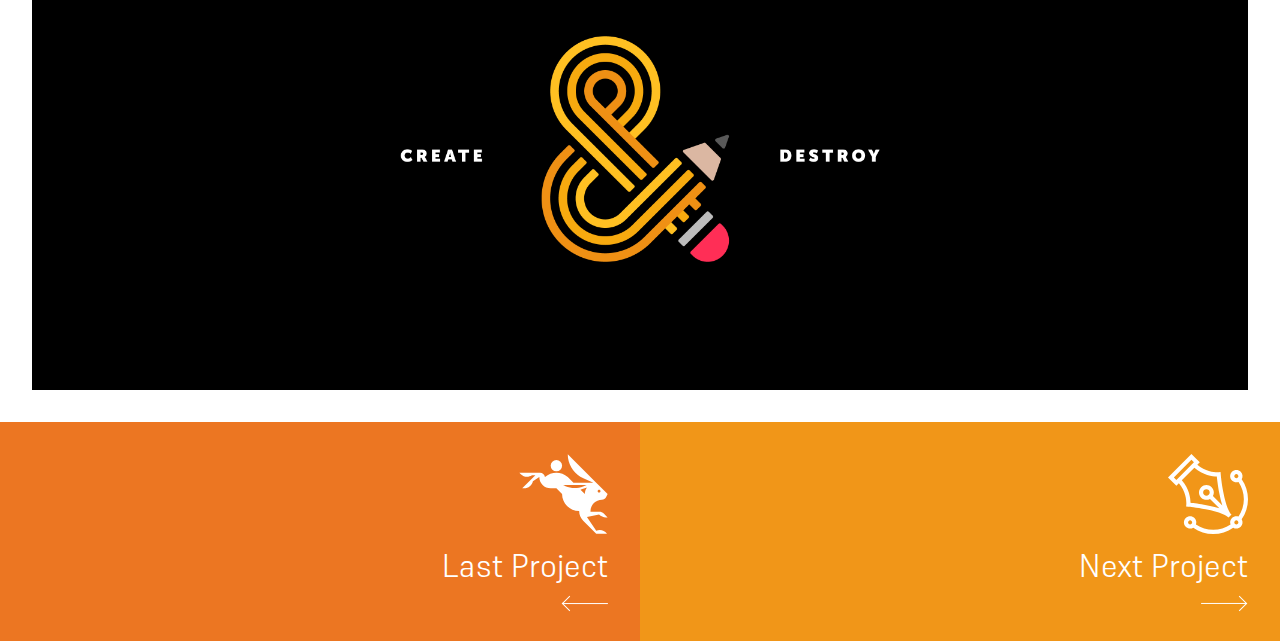
<file: number-two.html>
<!DOCTYPE html>
<html lang="en">
<head>
    <meta charset="UTF-8">
    <meta http-equiv="X-UA-Compatible" content="IE=edge">
    <meta name="viewport" content="width=device-width, initial-scale=1.0">
    <link rel="stylesheet" href="css/reset.css" type="text/css" media="screen">
    <link rel="stylesheet" href="css/styles.css" type="text/css" media="screen">
	<link rel="icon" href="media/favicon.ico" sizes="any">
    <link rel="icon" href="media/favicon.svg" type="image/svg+xml">
    <link rel="apple-touch-icon" href="media/favicon-apple-touch.png">
    <script defer src="js/swup.min.js"></script>
	<script defer src="js/SwupScrollPlugin.min.js"></script>
	<script defer src="js/SwupPreloadPlugin.min.js"></script>
	<script defer src="js/SwupProgressPlugin.min.js"></script>
    <script defer src="js/script.js"></script>
	<script defer src="js/toTop.js"></script>
	<script defer src="js/arrowScroll.js"></script>
	<script defer src="js/stopTransitionResize.js"></script>
	<script defer src="js/hamburgerMenu.js"></script>
    <script src="https://cdnjs.cloudflare.com/ajax/libs/jquery/3.6.0/jquery.slim.min.js"></script>
    <script defer src="js/gradient.js"></script>
    <title>Jeremy Martinez Design | Number Two</title>
</head>
<body>
<div id="swup">
    <header class="header-dark">
		<nav class="inset">
			<a id="nav-one" class="jm-logo nav-link toTop" href="/" data-swup-transition="homelink" [data-swup-preload]>
				<img src="media/jm.svg">
			</a>
			<ul class="menu menu-bg-number-two">
				<li class="nav-item"><a id="nav-two" class="nav-link toTop" href="/projects" data-swup-transition="projectslink" [data-swup-preload]>projects</a></li>
				<li class="nav-item"><a id="nav-three" class="nav-link toTop" href="/about" data-swup-transition="aboutlink" [data-swup-preload]>about</a></li>
				<li class="nav-item"><a id="nav-four" class="nav-link toTop" href="/contact" data-swup-transition="contactlink" [data-swup-preload]>contact</a></li>
			</ul>
			<div class="hamburger">
                <span class="bar"></span>
                <span class="bar"></span>
                <span class="bar"></span>
            </div>
		</nav>
		<div class="header-area-1 inset number-two-bg-1 to-home-bg-1 to-about-bg to-contact-bg-1 to-illustration-bg-1 to-mad-hops-bg-1">
			<div class="sidebar">
				<h1 class="sidebar-title">the portfolio of Jeremy Martinez</h1>
				<hr class="sidebar-divider">
				<a class="social-icon" href="https://www.instagram.com/jeremyamartinez/"><img src="media/instagram.svg" alt="Instagram"></a>
				<a class="social-icon" href="https://dribbble.com/jeremymartinez"><img src="media/dribbble.svg" alt="Dribbble"></a>
				<a class="social-icon" href="https://contra.com/jeremy_martinez_h0uqr7ny"><img src="media/contra.svg" alt="Contra"></a>
			</div>
			<div class="title">
				<h2 class="transition-fade-down">Number 2</h2>
				<p class="summary transition-fade-up">
					Pushing pencils and exploring the iconography of creativity. 
				</p>
			</div>
		</div>

		<button type="button" class="down-arrow number-two-bg-2 to-home-bg-2 to-illustration-bg-2 to-mad-hops-bg-2" data-no-swup>
			<span class="arrow"></span>
		</button>

		<div class="header-area-2 header-image number-two-header-bg">
            <div class="overlay transition-wipe number-two-bg-1 to-home-bg-1 to-about-bg to-contact-bg-1 to-illustration-bg-1 to-mad-hops-bg-1"></div>
		</div>

		<div class="header-area-3 inset number-two-bg-3 to-home-bg-3 to-about-bg to-contact-bg-3 to-mad-hops-bg-3 to-illustration-bg-3">
			<a id="last" class="toTop" href="/mad-hops" data-swup-transition="mad-hopslink" [data-swup-preload]>
				<div class="project-navigation">
					<img class="transition-fade-left" src="media/logo-mad-hops.svg" alt="Mad Hops">
					<div class="transition-fade-right">Last Project</div>
					<div class="long-arrow-left"></div>
				</div>
			</a>
		</div>

		<div class="header-area-4 inset number-two-bg-4 to-home-bg-4 to-about-bg to-contact-bg-4 to-mad-hops-bg-4 to-illustration-bg-4">
			<a id="next" class="toTop" href="/illustration" data-swup-transition="illustrationlink" [data-swup-preload]>
				<div class="project-navigation">
					<img class="transition-fade-right" src="media/logo-illustration.svg" alt="Illustration">
					<div class="transition-fade-left">Next Project</div>
					<div class="long-arrow-right"></div>
				</div>
			</a>
		</div>
	</header>
	<main id="first" class="transition-fade bg-light">

    <!-- Logo / Pin / Shirt -->
    
    <section class="showcase inset grid-gap">
        <div class="one-column inset-vertical inset-square number-two-bg-1 flex-center">
            <img class="limit-width-2" src="media/number-two/main-logo.png" loading="lazy">
        </div>
        <div class="two-column mobile-one-column">
            <img src="media/number-two/two-pin.jpg" loading="lazy">
        </div>
        <div class="two-column mobile-one-column">
            <img src="media/number-two/two-shirt-mockup.jpg" loading="lazy">
        </div>


    <!-- Badge / Label / Mighty -->
    

        <div class="one-column inset-deep inset-vertical inset-square number-two-bg-1 flex-center">
            <img class="limit-width" src="media/number-two/ntdc-badge.png" loading="lazy">
        </div>
        <div class="two-column mobile-one-column">
            <img src="media/number-two/shirt-label-mockup.jpg" loading="lazy">
        </div>
        <div class="two-column mobile-one-column number-two-bg-6">
            <img src="media/number-two/pencil-badge.png" loading="lazy">
        </div>


    <!-- Biz Card / Pencils -->
    

        <div class="one-column">
            <img class="" src="media/number-two/two-biz-card-long.jpg" loading="lazy">
        </div>
        <div class="two-column mobile-one-column number-two-bg-1">
            <img src="media/number-two/infinity-pencil.png" loading="lazy">
        </div>
        <div class="two-column mobile-one-column number-two-bg-1">
            <img src="media/number-two/two-pencil.png" loading="lazy">
        </div>


    <!-- Stay Sharp -->
    

        <div class="one-column inset-deep inset-vertical inset-square number-two-bg-6 flex-center">
            <img class="limit-width" src="media/number-two/stay-sharp.png" loading="lazy">
        </div>
        <div class="two-column mobile-one-column">
            <img src="media/number-two/two-pattern.png" loading="lazy">
        </div>
        <div class="two-column mobile-one-column">
            <img src="media/number-two/pencil-heart-skull.png" loading="lazy">
        </div>


    <!-- Ampersand -->
     

        <div class="one-column inset-deep inset-vertical inset-square number-two-bg-1 flex-center">
            <img class="limit-width-2" src="media/number-two/ampersand.png" loading="lazy">
        </div>
    </section>

	<!-- Footer Navigation -->
	
    <section class="showcase header-dark">
        <div class="footer-nav two-column number-two-bg-3 inset">
            <a href="/mad-hops" data-swup-transition="toplink">
				<div class="project-navigation">
					<img class="project-nav-logo" src="media/logo-mad-hops.svg" alt="Mad Hops">
					<div>Last Project</div>
					<div class="long-arrow-left"></div>
				</div>
            </a>
        </div>
        <div class="footer-nav two-column number-two-bg-4 inset">
            <a href="/illustration" data-swup-transition="toplink">
				<div class="project-navigation">
					<img class="project-nav-logo" src="media/logo-illustration.svg" alt="Illustration">
					<div>Next Project</div>
					<div class="long-arrow-right"></div>
				</div>
            </a>
        </div>
    </section>
		
	</main>
</div>
</body>
</html>
</file>
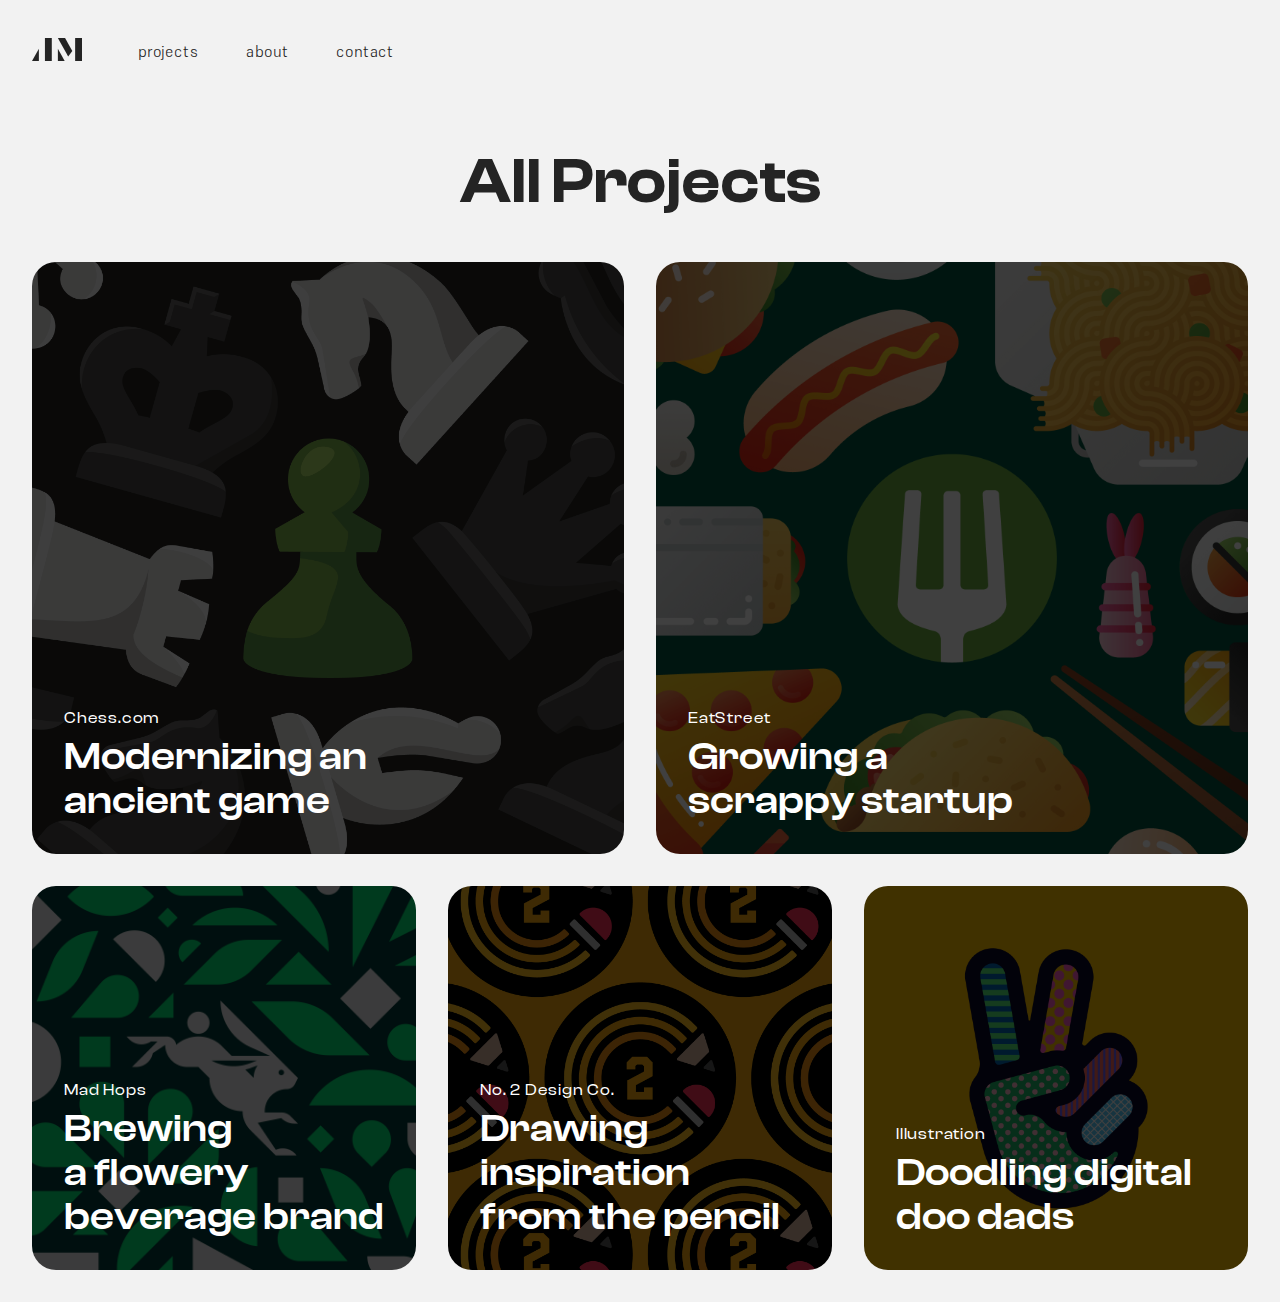
<file: projects.html>
<!DOCTYPE html>
<html lang="en">
<head>
    <meta charset="UTF-8">
    <meta http-equiv="X-UA-Compatible" content="IE=edge">
    <meta name="viewport" content="width=device-width, initial-scale=1.0">
    <link rel="stylesheet" href="css/reset.css" type="text/css" media="screen">
    <link rel="stylesheet" href="css/styles.css" type="text/css" media="screen">
	<link rel="icon" href="media/favicon.ico" sizes="any">
    <link rel="icon" href="media/favicon.svg" type="image/svg+xml">
    <link rel="apple-touch-icon" href="media/favicon-apple-touch.png">
    <script defer src="js/swup.min.js"></script>
	<script defer src="js/SwupScrollPlugin.min.js"></script>
	<script defer src="js/SwupPreloadPlugin.min.js"></script>
	<script defer src="js/SwupProgressPlugin.min.js"></script>
    <script defer src="js/script.js"></script>
	<script defer src="js/toTop.js"></script>
    <script defer src="js/arrowScroll.js"></script>
	<script defer src="js/stopTransitionResize.js"></script>
	<script defer src="js/hamburgerMenu.js"></script>
    <script src="https://cdnjs.cloudflare.com/ajax/libs/jquery/3.6.0/jquery.slim.min.js"></script>
    <script defer src="js/gradient.js"></script>
    <title>Jeremy Martinez Design | Projects</title>
</head>
<body>
<div id="swup">
    <div class="header-projects header-light home-bg-1 to-about-bg to-home-bg-1 to-contact-bg-1 to-chess-bg-1 to-eatstreet-bg-1 to-hotel-bg-1 to-mad-hops-bg-1 to-number-two-bg-1 to-illustration-bg-1">
		<nav class="inset">
			<a id="nav-one" class="jm-logo nav-link toTop" href="/" data-swup-transition="homelink" [data-swup-preload]>
				<img src="media/jm.svg">
			</a>
			<ul class="menu menu-bg-home">
				<li class="nav-item"><a id="nav-two" class="nav-link toTop" href="/projects">projects</a></li>
				<li class="nav-item"><a id="nav-three" class="nav-link toTop" href="/about" data-swup-transition="aboutlink" [data-swup-preload]>about</a></li>
				<li class="nav-item"><a id="nav-four" class="nav-link toTop" href="/contact" data-swup-transition="contactlink" [data-swup-preload]>contact</a></li>
			</ul>
			<div class="hamburger">
                <span class="bar"></span>
                <span class="bar"></span>
                <span class="bar"></span>
            </div>
		</nav>
	</div>
    <div class="down-arrow hide"></div>
	
	<main class="home-bg-1 to-about-bg to-home-bg-1 to-contact-bg-1 to-chess-bg-1 to-eatstreet-bg-1 to-hotel-bg-1 to-mad-hops-bg-1 to-number-two-bg-1 to-illustration-bg-1">
		
		<section class="showcase grid-gap transition-fade">
			<div class="one-column center-text">
				<h3>All Projects</h3>
			</div>
		</section>
		
		<section class="showcase grid-gap inset transition-fade">
			<div class="two-column mobile-one-column darken">
				<a href="/chess" class="toTop" data-swup-transition="chesslink" [data-swup-preload]>
					<img src="media/chesscom/chess-piece-square.png" class="rounded">
					<div class="inset project-text">
						<p class="subheadline">Chess.com</p>
						<p class="headline">Modernizing an ancient game</p>
					</div>
				</a>
			</div>
			<div class="two-column mobile-one-column darken">
				<a href="/eatstreet" class="toTop" data-swup-transition="eatstreetlink" [data-swup-preload]>
					<img src="media/eatstreet/food-square.png" class="rounded">
					<div class="inset project-text">
						<p class="subheadline">EatStreet</p>
						<p class="headline">Growing a scrappy startup</p>
					</div>
				</a>
			</div>
			<!--<div class="three-column mobile-one-column darken">
				<a href="/athotel.html" class="toTop" data-swup-transition="hotellink" [data-swup-preload]>
					<img src="media/athotel/doors-square.png" class="rounded">
					<div class="inset project-text">
						<p class="subheadline">@hotel</p>
						<p class="headline">Automating adventure</p>
					</div>
				</a>
			</div>-->
			<div class="three-column mobile-one-column darken">
				<a href="/mad-hops" class="toTop" data-swup-transition="mad-hopslink" [data-swup-preload]>
					<img src="media/mad-hops/mh-logo-square.png" class="rounded">
					<div class="inset project-text">
						<p class="subheadline">Mad Hops</p>
						<p class="headline">Brewing a flowery beverage brand</p>
					</div>
				</a>
			</div>
			<div class="three-column mobile-one-column darken">
				<a href="/number-two" class="toTop" data-swup-transition="number-twolink" [data-swup-preload]>
					<img src="media/number-two/two-circles.png" class="rounded">
					<div class="inset project-text">
						<p class="subheadline">No. 2 Design Co.</p>
						<p class="headline">Drawing inspiration from the pencil</p>
					</div>
				</a>
			</div>
			<!--<div class="three-column mobile-one-column darken">
				<a href="/mcloons" class="toTop" data-swup-transition="mcloonslink" [data-swup-preload]>
					<img src="media/mcloons/buoys-square.png" class="rounded">
					<div class="inset project-text">
						<p class="subheadline">McLoons</p>
						<p class="headline">Getting inspired by a sandwich</p>
					</div>
				</a>
			</div>-->
			<div class="three-column mobile-one-column darken">
				<a href="/illustration" class="toTop" data-swup-transition="illustrationlink" [data-swup-preload]>
					<img src="media/illustration/peace-pattern.png" class="rounded">
					<div class="inset project-text">
						<p class="subheadline">Illustration</p>
						<p class="headline">Doodling digital doo dads</p>
					</div>
				</a>
			</div>
			<!--<div class="three-column mobile-one-column darken">
				<a href="/animation" class="toTop" data-swup-transition="animationlink" [data-swup-preload]>
					<img src="media/animation/animation-cover.jpg" class="rounded">
					<div class="inset project-text">
						<p class="subheadline">Animation</p>
						<p class="headline">Making moves</p>
					</div>
				</a>
			</div>-->
		</section>
		
		</main>
</div>
</body>

</html>
</file>
<file: css/styles.css>
@import url("clash-display.css");
@import url("supreme.css");
html {
  font-size: 100%;
  overflow-x: hidden;
  scrollbar-color: #312E2B #111111;
  background-color: #111111;
}

/* Fonts */
/* Colors */
/* Timing */
/* Margins & Padding */
/* || Page Specific Colors */
.bg-light {
  background-color: #FFFFFF;
}

.bg-dark {
  background-color: #242424;
}

/* Homepage */
.home-bg-1 {
  background-color: #F2F2F2;
}

.home-bg-2 {
  background-color: #242424;
}

.home-bg-3 {
  background-color: #EDEDED;
}

.home-bg-4 {
  background-color: #FFFFFF;
}

.text-white {
  color: #FFFFFF;
}

.text-dark {
  color: #242424;
}

/* About */
.about-bg {
  background-color: #242424;
}

.about-color-1 {
  color: #FFFFFF;
}

/* Chess.com */
.chess-bg-1 {
  background-color: #262421;
}

.chess-bg-2 {
  background-color: #81B64C;
}

.chess-bg-3 {
  background-color: #191817;
}

.chess-bg-4 {
  background-color: #1F1E1C;
}

.chess-bg-5 {
  background-color: #312E2B;
}

.chess-bg-6 {
  background-color: #F8F8F8;
}

.chess-color-1 {
  color: #F8F8F8;
}

.chess-color-2 {
  color: #F8F8F8;
  opacity: 50%;
}

/* EatStreet */
.eatstreet-bg-1 {
  background-color: #003D31;
}

.eatstreet-bg-2 {
  background-color: #fb8f3c;
}

.eatstreet-bg-3 {
  background-color: #00543E;
}

.eatstreet-bg-4 {
  background-color: #002523;
}

.eatstreet-bg-5 {
  background-color: #6BAD42;
}

.eatstreet-bg-6 {
  background-color: #F0F2F4;
}

.eatstreet-color-1 {
  color: #003D31;
}

.eatstreet-color-2 {
  color: #6BAD42;
}

/* Illustration */
.hotel-bg-1 {
  background-color: #F3DED9;
}

.hotel-bg-2 {
  background-color: #E5B1DB;
}

.hotel-bg-3 {
  background-color: #EF9862;
}

.hotel-bg-4 {
  background-color: #DE7859;
}

.hotel-color-1 {
  color: #013729;
}

.hotel-color-2 {
  color: #677201;
}

/* Mad Hops */
.mad-hops-bg-1 {
  background-color: #062028;
}

.mad-hops-bg-2 {
  background-color: #009158;
}

.mad-hops-bg-3 {
  background-color: #003C3A;
}

.mad-hops-bg-4 {
  background-color: #00E676;
}

.mad-hops-bg-5 {
  background-color: #005652;
}

.mad-hops-bg-6 {
  background-color: #EDEDEF;
}

/* McLoons */
.mcloons-bg-1 {
  background-color: #03183A;
}

.mcloons-bg-2 {
  background-color: #CAD0D8;
}

.mcloons-bg-3 {
  background-color: #0B265B;
}

.mcloons-bg-4 {
  background-color: #FF5A5A;
}

.mcloons-bg-5 {
  background-color: #236CEF;
}

.mcloons-bg-6 {
  background-color: #F2F2F4;
}

/* Number Two */
.number-two-bg-1 {
  background-color: #000000;
}

.number-two-bg-2 {
  background-color: #ff2e56;
}

.number-two-bg-3 {
  background-color: #ec7622;
}

.number-two-bg-4 {
  background-color: #F19618;
}

.number-two-bg-5 {
  background-color: #ef9014;
}

.number-two-bg-6 {
  background-color: #efe8e9;
}

/* Illustration */
.illustration-bg-1 {
  background-color: #F2F2F2;
}

.illustration-bg-2 {
  background-color: #fec200;
}

.illustration-bg-3 {
  background-color: #e1e1e1;
}

.illustration-bg-4 {
  background-color: #cdcdcd;
}

/* Animation */
.animation-bg-1 {
  background-color: #25242B;
}

.animation-bg-2 {
  background-color: #fec200;
}

.animation-bg-3 {
  background-color: #48474e;
}

.animation-bg-4 {
  background-color: #19181f;
}

/* || Transition - Fades */
.transition-fade, .transition-fade-down, .transition-fade-up, .transition-fade-right, .transition-fade-left {
  opacity: 1;
  -webkit-transition: 500ms ease-in-out;
  transition: 500ms ease-in-out;
}

html.is-leaving .down-arrow-home::after, html.to-aboutlink .down-arrow, html.to-aboutlink #next, html.to-aboutlink #last, html.to-contactlink .down-arrow, html.to-projectslink .sidebar, html.to-projectslink .down-arrow, html.to-projectslink #next, html.to-projectslink #last {
  opacity: 0;
  -webkit-transition: 500ms ease-in-out;
  transition: 500ms ease-in-out;
}

.transition-fade-down, .transition-fade-up, .transition-fade-right, .transition-fade-left {
  -webkit-transform: translate3d(0, 0, 0);
          transform: translate3d(0, 0, 0);
}

html.is-animating .transition-fade {
  opacity: 0;
}

html.is-animating .transition-fade-down {
  opacity: 0;
  -webkit-transform: translate3d(0, -1rem, 0);
          transform: translate3d(0, -1rem, 0);
}

html.is-animating .transition-fade-up {
  opacity: 0;
  -webkit-transform: translate3d(0, 1rem, 0);
          transform: translate3d(0, 1rem, 0);
}

html.is-animating .transition-fade-right {
  opacity: 0;
  -webkit-transform: translate3d(-1rem, 0, 0);
          transform: translate3d(-1rem, 0, 0);
}

html.is-animating .transition-fade-left {
  opacity: 0;
  -webkit-transform: translate3d(1rem, 0, 0);
          transform: translate3d(1rem, 0, 0);
}

html.is-leaving .transition-fade-down, html.is-leaving .transition-fade-up, html.is-leaving .transition-fade-right, html.is-leaving .transition-fade-left {
  opacity: 0;
  -webkit-transform: translate3d(0, 0, 0);
          transform: translate3d(0, 0, 0);
}

/* || Transition - Wipe */
.transition-wipe {
  -webkit-transform: translate3d(-100%, 0, 0);
          transform: translate3d(-100%, 0, 0);
  -webkit-transition: 1ms;
  transition: 1ms;
}

html.is-changing .transition-wipe {
  -webkit-transform: translate3d(100%, 0, 0);
          transform: translate3d(100%, 0, 0);
  -webkit-transition: 500ms ease-in-out;
  transition: 500ms ease-in-out;
}

html.is-animating .transition-wipe {
  -webkit-transform: translate3d(0, 0, 0);
          transform: translate3d(0, 0, 0);
  -webkit-transition: 500ms ease-in-out;
  transition: 500ms ease-in-out;
}

/* || Transitions - Footer - Fade header when clicking bottom nav link */
html.to-toplink.is-animating header {
  opacity: 0;
}

/* || Transitions - Down Arrow */
/* Transitions - Home */
html.to-homelink .to-home-bg-1 {
  background-color: #F2F2F2;
}

html.to-homelink .to-home-bg-2 {
  background-color: #242424;
}

html.to-homelink .to-home-bg-3 {
  background-color: #EDEDED;
}

html.to-homelink .to-home-bg-4 {
  background-color: #FFFFFF;
}

/* Transitions - About */
html.to-aboutlink .to-about-bg {
  background-color: #F2F2F2;
  -webkit-transition: 500ms ease-in-out;
  transition: 500ms ease-in-out;
}

/* Transitions - Contact */
html.to-contactlink .to-contact-bg-1 {
  background-color: #F2F2F2;
}

html.to-contactlink .to-contact-bg-2 {
  background-color: #242424;
}

html.to-contactlink .to-contact-bg-3 {
  background-color: #EDEDED;
}

html.to-contactlink .to-contact-bg-4 {
  background-color: #FFFFFF;
}

/* || Transitions - Projects */
html.to-projectslink .header-area-1, html.to-projectslink .header-area-2, html.to-projectslink .header-area-3, html.to-projectslink .header-area-4, html.to-projectslink .down-arrow, html.to-projectslink .header-area-about-1, html.to-projectslink .header-area-about-2, html.to-projectslink .overlay {
  background-color: #F2F2F2;
  -webkit-transition: 500ms ease-in-out;
  transition: 500ms ease-in-out;
}

/* || Transitions - Chess */
html.to-chesslink .to-chess-bg-1 {
  background-color: #262421;
}

html.to-chesslink .to-chess-bg-2 {
  background-color: #81B64C;
}

html.to-chesslink .to-chess-bg-3 {
  background-color: #191817;
}

html.to-chesslink .to-chess-bg-4 {
  background-color: #1F1E1C;
}

/* || Transitions - EatStreet */
html.to-eatstreetlink .to-eatstreet-bg-1 {
  background-color: #003D31;
}

html.to-eatstreetlink .to-eatstreet-bg-2 {
  background-color: #fb8f3c;
}

html.to-eatstreetlink .to-eatstreet-bg-3 {
  background-color: #00543E;
}

html.to-eatstreetlink .to-eatstreet-bg-4 {
  background-color: #002523;
}

/* Transitions - @hotel */
html.to-hotellink .to-hotel-bg-1 {
  background-color: #F3DED9;
}

html.to-hotellink .to-hotel-bg-2 {
  background-color: #E5B1DB;
}

html.to-hotellink .to-hotel-bg-3 {
  background-color: #EF9862;
}

html.to-hotellink .to-hotel-bg-4 {
  background-color: #DE7859;
}

/* Transitions - Mad Hops */
html.to-mad-hopslink .to-mad-hops-bg-1 {
  background-color: #062028;
}

html.to-mad-hopslink .to-mad-hops-bg-2 {
  background-color: #009158;
}

html.to-mad-hopslink .to-mad-hops-bg-3 {
  background-color: #003C3A;
}

html.to-mad-hopslink .to-mad-hops-bg-4 {
  background-color: #00E676;
}

/* Transitions - McLoons */
html.to-mcloonslink .to-mcloons-bg-1 {
  background-color: #03183A;
}

html.to-mcloonslink .to-mcloons-bg-2 {
  background-color: #CAD0D8;
}

html.to-mcloonslink .to-mcloons-bg-3 {
  background-color: #0B265B;
}

html.to-mcloonslink .to-mcloons-bg-4 {
  background-color: #FF5A5A;
}

/* Transitions - Number Two */
html.to-number-twolink .to-number-two-bg-1 {
  background-color: #000000;
}

html.to-number-twolink .to-number-two-bg-2 {
  background-color: #ff2e56;
}

html.to-number-twolink .to-number-two-bg-3 {
  background-color: #ec7622;
}

html.to-number-twolink .to-number-two-bg-4 {
  background-color: #F19618;
}

/* Transitions - Illustration */
html.to-illustrationlink .to-illustration-bg-1 {
  background-color: #F2F2F2;
}

html.to-illustrationlink .to-illustration-bg-2 {
  background-color: #fec200;
}

html.to-illustrationlink .to-illustration-bg-3 {
  background-color: #e1e1e1;
}

html.to-illustrationlink .to-illustration-bg-4 {
  background-color: #cdcdcd;
}

/* Transitions - Animation */
html.to-animationlink .to-animation-bg-1 {
  background-color: #25242B;
}

html.to-animationlink .to-animation-bg-2 {
  background-color: #fec200;
}

html.to-animationlink .to-animation-bg-3 {
  background-color: #48474e;
}

html.to-animationlink .to-animation-bg-4 {
  background-color: #19181f;
}

/* Transitions - Light Dark Switch */
html.to-chesslink ul .nav-link, html.to-chesslink .sidebar-title, html.to-chesslink .project-navigation, html.to-eatstreetlink ul .nav-link, html.to-eatstreetlink .sidebar-title, html.to-eatstreetlink .project-navigation, html.to-mcloonslink ul .nav-link, html.to-mcloonslink .sidebar-title, html.to-mcloonslink .project-navigation, html.to-mad-hopslink ul .nav-link, html.to-mad-hopslink .sidebar-title, html.to-mad-hopslink .project-navigation, html.to-number-twolink ul .nav-link, html.to-number-twolink .sidebar-title, html.to-number-twolink .project-navigation, html.to-animationlink ul .nav-link, html.to-animationlink .sidebar-title, html.to-animationlink .project-navigation {
  color: #FFFFFF;
  -webkit-transition: 500ms ease-in-out;
  transition: 500ms ease-in-out;
}

html.to-chesslink .header-light img, html.to-chesslink .header-light .bar, html.to-eatstreetlink .header-light img, html.to-eatstreetlink .header-light .bar, html.to-mcloonslink .header-light img, html.to-mcloonslink .header-light .bar, html.to-mad-hopslink .header-light img, html.to-mad-hopslink .header-light .bar, html.to-number-twolink .header-light img, html.to-number-twolink .header-light .bar, html.to-animationlink .header-light img, html.to-animationlink .header-light .bar {
  -webkit-filter: brightness(100%);
          filter: brightness(100%);
}

html.to-chesslink .header-light img, html.to-eatstreetlink .header-light img, html.to-mcloonslink .header-light img, html.to-mad-hopslink .header-light img, html.to-number-twolink .header-light img, html.to-animationlink .header-light img {
  -webkit-transition: 500ms ease-in-out;
  transition: 500ms ease-in-out;
}

html.to-chesslink .sidebar-divider, html.to-chesslink .long-arrow-left::after, html.to-chesslink ul .nav-link::after, html.to-chesslink .long-arrow-right::after, html.to-eatstreetlink .sidebar-divider, html.to-eatstreetlink .long-arrow-left::after, html.to-eatstreetlink ul .nav-link::after, html.to-eatstreetlink .long-arrow-right::after, html.to-mcloonslink .sidebar-divider, html.to-mcloonslink .long-arrow-left::after, html.to-mcloonslink ul .nav-link::after, html.to-mcloonslink .long-arrow-right::after, html.to-mad-hopslink .sidebar-divider, html.to-mad-hopslink .long-arrow-left::after, html.to-mad-hopslink ul .nav-link::after, html.to-mad-hopslink .long-arrow-right::after, html.to-number-twolink .sidebar-divider, html.to-number-twolink .long-arrow-left::after, html.to-number-twolink ul .nav-link::after, html.to-number-twolink .long-arrow-right::after, html.to-animationlink .sidebar-divider, html.to-animationlink .long-arrow-left::after, html.to-animationlink ul .nav-link::after, html.to-animationlink .long-arrow-right::after {
  background-color: #FFFFFF;
  -webkit-transition: 500ms ease-in-out;
  transition: 500ms ease-in-out;
}

html.to-chesslink .long-arrow-left, html.to-chesslink .long-arrow-right, html.to-eatstreetlink .long-arrow-left, html.to-eatstreetlink .long-arrow-right, html.to-mcloonslink .long-arrow-left, html.to-mcloonslink .long-arrow-right, html.to-mad-hopslink .long-arrow-left, html.to-mad-hopslink .long-arrow-right, html.to-number-twolink .long-arrow-left, html.to-number-twolink .long-arrow-right, html.to-animationlink .long-arrow-left, html.to-animationlink .long-arrow-right {
  border-top: 1px solid #FFFFFF;
  border-left: 1px solid #FFFFFF;
  -webkit-transition: 500ms ease-in-out;
  transition: 500ms ease-in-out;
}

html.to-homelink ul .nav-link, html.to-homelink .sidebar-title, html.to-homelink .project-navigation, html.to-aboutlink ul .nav-link, html.to-aboutlink .sidebar-title, html.to-aboutlink .project-navigation, html.to-projectslink ul .nav-link, html.to-projectslink .sidebar-title, html.to-projectslink .project-navigation, html.to-contactlink ul .nav-link, html.to-contactlink .sidebar-title, html.to-contactlink .project-navigation, html.to-illustrationlink ul .nav-link, html.to-illustrationlink .sidebar-title, html.to-illustrationlink .project-navigation, html.to-hotellink ul .nav-link, html.to-hotellink .sidebar-title, html.to-hotellink .project-navigation {
  color: #242424;
  -webkit-transition: 500ms ease-in-out;
  transition: 500ms ease-in-out;
}

html.to-homelink .header-dark img, html.to-homelink .header-dark .bar, html.to-aboutlink .header-dark img, html.to-aboutlink .header-dark .bar, html.to-projectslink .header-dark img, html.to-projectslink .header-dark .bar, html.to-contactlink .header-dark img, html.to-contactlink .header-dark .bar, html.to-illustrationlink .header-dark img, html.to-illustrationlink .header-dark .bar, html.to-hotellink .header-dark img, html.to-hotellink .header-dark .bar {
  -webkit-filter: brightness(14%);
          filter: brightness(14%);
}

html.to-homelink .header-dark img, html.to-aboutlink .header-dark img, html.to-projectslink .header-dark img, html.to-contactlink .header-dark img, html.to-illustrationlink .header-dark img, html.to-hotellink .header-dark img {
  -webkit-transition: 500ms ease-in-out;
  transition: 500ms ease-in-out;
}

html.to-homelink .sidebar-divider, html.to-homelink .long-arrow-left::after, html.to-homelink ul .nav-link::after, html.to-homelink .long-arrow-right::after, html.to-aboutlink .sidebar-divider, html.to-aboutlink .long-arrow-left::after, html.to-aboutlink ul .nav-link::after, html.to-aboutlink .long-arrow-right::after, html.to-projectslink .sidebar-divider, html.to-projectslink .long-arrow-left::after, html.to-projectslink ul .nav-link::after, html.to-projectslink .long-arrow-right::after, html.to-contactlink .sidebar-divider, html.to-contactlink .long-arrow-left::after, html.to-contactlink ul .nav-link::after, html.to-contactlink .long-arrow-right::after, html.to-illustrationlink .sidebar-divider, html.to-illustrationlink .long-arrow-left::after, html.to-illustrationlink ul .nav-link::after, html.to-illustrationlink .long-arrow-right::after, html.to-hotellink .sidebar-divider, html.to-hotellink .long-arrow-left::after, html.to-hotellink ul .nav-link::after, html.to-hotellink .long-arrow-right::after {
  background-color: #242424;
  -webkit-transition: 500ms ease-in-out;
  transition: 500ms ease-in-out;
}

html.to-homelink .long-arrow-left, html.to-homelink .long-arrow-right, html.to-aboutlink .long-arrow-left, html.to-aboutlink .long-arrow-right, html.to-projectslink .long-arrow-left, html.to-projectslink .long-arrow-right, html.to-contactlink .long-arrow-left, html.to-contactlink .long-arrow-right, html.to-illustrationlink .long-arrow-left, html.to-illustrationlink .long-arrow-right, html.to-hotellink .long-arrow-left, html.to-hotellink .long-arrow-right {
  border-top: 1px solid #242424;
  border-left: 1px solid #242424;
  -webkit-transition: 500ms ease-in-out;
  transition: 500ms ease-in-out;
}

/* || Stop Transitions on Window Resize */
@media (min-width: 900px) {
  .resize-animation-stopper * {
    -webkit-animation: none !important;
            animation: none !important;
    -webkit-transition: none !important;
    transition: none !important;
  }
}

/* || Grid Structure */
main {
  -webkit-transition: 500ms ease-in-out;
  transition: 500ms ease-in-out;
}

.showcase {
  display: -ms-grid;
  display: grid;
  -ms-grid-columns: (minmax(1px, 1fr))[12];
      grid-template-columns: repeat(12, minmax(1px, 1fr));
  /* max-width: 1400px; */
  margin: 0 auto;
}

.one-column {
  -ms-grid-column-span: 12;
      grid-column-end: span 12;
}

.two-thirds {
  -ms-grid-column-span: 8;
      grid-column-end: span 8;
}

.two-column {
  -ms-grid-column-span: 6;
      grid-column-end: span 6;
}

.three-column {
  -ms-grid-column-span: 4;
      grid-column-end: span 4;
}

.four-column {
  -ms-grid-column-span: 3;
      grid-column-end: span 3;
}

.six-column {
  -ms-grid-column-span: 2;
      grid-column-end: span 2;
}

.two-row {
  -ms-grid-row-span: 2;
      grid-row-end: span 2;
}

/* || Project Showcase Styles */
.showcase-headline {
  padding: 4rem 4rem 0;
}

.showcase img, .showcase video {
  width: 100%;
  display: block;
}

.rounded {
  border-radius: 1.5rem;
}

.inset {
  padding: 2rem;
}

.inset-medium {
  padding: 3rem;
}

.inset-deep {
  padding: 4rem;
}

.inset-vertical {
  padding-top: 8rem;
  padding-bottom: 8rem;
}

.flush-bottom {
  padding-bottom: 0;
}

.flush-top {
  padding-top: 0;
}

.pad-top-1 {
  padding-top: 1rem;
}

.pad-top-2 {
  padding-top: 2rem;
}

.pad-top-3 {
  padding-top: 3rem;
}

.pad-top-4 {
  padding-top: 4rem;
}

.pad-top-3-2 {
  padding-top: 3rem;
}

.grid-gap {
  -webkit-column-gap: 2rem;
          column-gap: 2rem;
  row-gap: 2rem;
}

.masonry-left, .masonry-right {
  padding-top: 0;
  padding-bottom: 0;
}

.masonry section:first-child, .masonry section:last-child {
  padding-top: 2rem;
}

.two-column-center {
  -ms-grid-column: 4;
      grid-column-start: 4;
}

.two-thirds-center {
  -ms-grid-column: 3;
      grid-column-start: 3;
}

.flex-center {
  display: -webkit-box;
  display: -ms-flexbox;
  display: flex;
  -webkit-box-align: center;
      -ms-flex-align: center;
          align-items: center;
  -webkit-box-pack: center;
      -ms-flex-pack: center;
          justify-content: center;
}

.flex-dir-column {
  -webkit-box-orient: vertical;
  -webkit-box-direction: normal;
      -ms-flex-direction: column;
          flex-direction: column;
}

.project-description {
  font-family: "ClashDisplay-Variable", serif;
  font-variation-settings: 'wght' 200;
  font-size: 2rem;
  line-height: 1.3;
  display: -webkit-box;
  display: -ms-flexbox;
  display: flex;
  -webkit-box-orient: vertical;
  -webkit-box-direction: normal;
      -ms-flex-direction: column;
          flex-direction: column;
  -webkit-box-align: start;
      -ms-flex-align: start;
          align-items: flex-start;
  -webkit-box-pack: center;
      -ms-flex-pack: center;
          justify-content: center;
}

.project-text {
  display: -webkit-box;
  display: -ms-flexbox;
  display: flex;
  -webkit-box-orient: vertical;
  -webkit-box-direction: normal;
      -ms-flex-direction: column;
          flex-direction: column;
  -webkit-box-align: start;
      -ms-flex-align: start;
          align-items: flex-start;
  -webkit-box-pack: center;
      -ms-flex-pack: center;
          justify-content: center;
  font-family: "Supreme-Variable", "Avenir", "Helvetica", sans-serif;
}

.project-text .headline {
  font-size: 2.5rem;
  line-height: 1.1;
  text-wrap: balance;
  font-family: "ClashDisplay-Variable", serif;
  font-variation-settings: 'wght' 550;
}

.project-text .subheadline {
  font-family: "ClashDisplay-Variable", serif;
  font-variation-settings: 'wght' 450;
  font-size: 1rem;
  letter-spacing: .05rem;
  line-height: 2;
}

.project-text .description {
  font-size: 1.25rem;
  font-variation-settings: 'wght' 300;
  line-height: 1.5;
  padding-top: 1.5rem;
  text-wrap: balance;
  width: 100%;
}

.project-text .metric-figure {
  font-size: 3.5rem;
  font-variation-settings: 'wght' 1000;
  line-height: 1.5;
}

.project-text .metric-detail {
  font-size: 1rem;
  line-height: 1.5;
  font-variation-settings: 'wght' 300;
}

.caption {
  font-family: "Supreme-Variable", "Avenir", "Helvetica", sans-serif;
  font-variation-settings: 'wght' 300;
  letter-spacing: .05rem;
  font-size: .8rem;
  opacity: 30%;
}

.center-text {
  text-align: center;
}

.limit-width {
  max-width: 50rem;
}

.limit-width-2 {
  max-width: 30rem;
}

.limit-width-3 {
  max-width: 15rem;
}

.footer-nav .project-nav-logo {
  height: 5rem;
  width: auto;
  margin: 0 0 1rem auto;
}

.footer-nav .project-navigation {
  font-size: 2rem;
}

/* || Header Structure */
header {
  width: 100%;
  height: 100vh;
  opacity: 1;
  -webkit-transition: 500ms ease-in-out;
  transition: 500ms ease-in-out;
  display: -ms-grid;
  display: grid;
  -ms-grid-columns: (minmax(1px, 1fr))[24];
      grid-template-columns: repeat(24, minmax(1px, 1fr));
  -ms-grid-rows: (minmax(1px, 1fr))[24];
      grid-template-rows: repeat(24, minmax(1px, 1fr));
  margin: 0 auto;
}

.fill-height {
  height: 100vh;
}

.header-area-1 {
  -ms-grid-column: 1;
      grid-column-start: 1;
  grid-column-end: 10;
  -ms-grid-row: 1;
      grid-row-start: 1;
  grid-row-end: 25;
  display: -webkit-box;
  display: -ms-flexbox;
  display: flex;
  -webkit-box-orient: horizontal;
  -webkit-box-direction: normal;
      -ms-flex-direction: row;
          flex-direction: row;
  -webkit-box-align: end;
      -ms-flex-align: end;
          align-items: flex-end;
  -webkit-transition: 500ms ease-in-out;
  transition: 500ms ease-in-out;
}

.header-area-2 {
  -ms-grid-column: 10;
      grid-column-start: 10;
  grid-column-end: 21;
  -ms-grid-row: 1;
      grid-row-start: 1;
  grid-row-end: 25;
  z-index: -1;
  -webkit-transition: 500ms ease-in-out;
  transition: 500ms ease-in-out;
}

.header-area-3 {
  -ms-grid-column: 21;
      grid-column-start: 21;
  grid-column-end: 25;
  -ms-grid-row: 1;
      grid-row-start: 1;
  grid-row-end: 13;
  display: -webkit-box;
  display: -ms-flexbox;
  display: flex;
  -webkit-box-orient: vertical;
  -webkit-box-direction: normal;
      -ms-flex-direction: column;
          flex-direction: column;
  -webkit-box-pack: end;
      -ms-flex-pack: end;
          justify-content: flex-end;
  -webkit-box-align: end;
      -ms-flex-align: end;
          align-items: flex-end;
  -webkit-transition: 500ms ease-in-out;
  transition: 500ms ease-in-out;
}

.header-area-4 {
  -ms-grid-column: 21;
      grid-column-start: 21;
  grid-column-end: 25;
  -ms-grid-row: 13;
      grid-row-start: 13;
  grid-row-end: 25;
  display: -webkit-box;
  display: -ms-flexbox;
  display: flex;
  -webkit-box-orient: vertical;
  -webkit-box-direction: normal;
      -ms-flex-direction: column;
          flex-direction: column;
  -webkit-box-pack: end;
      -ms-flex-pack: end;
          justify-content: flex-end;
  -webkit-box-align: end;
      -ms-flex-align: end;
          align-items: flex-end;
  -webkit-transition: 500ms ease-in-out;
  transition: 500ms ease-in-out;
}

.overlay {
  width: 100%;
  height: 100%;
  position: relative;
  left: 0;
  top: 0;
}

/* || Page: About - Header Structure */
.header-area-about-1 {
  -ms-grid-column: 1;
      grid-column-start: 1;
  grid-column-end: 16;
  -ms-grid-row: 1;
      grid-row-start: 1;
  grid-row-end: 25;
  display: -webkit-box;
  display: -ms-flexbox;
  display: flex;
  -webkit-box-orient: horizontal;
  -webkit-box-direction: normal;
      -ms-flex-direction: row;
          flex-direction: row;
  -webkit-box-align: end;
      -ms-flex-align: end;
          align-items: flex-end;
  -webkit-transition: 500ms ease-in-out;
  transition: 500ms ease-in-out;
}

.header-area-about-2 {
  -ms-grid-column: 16;
      grid-column-start: 16;
  grid-column-end: 25;
  -ms-grid-row: 1;
      grid-row-start: 1;
  grid-row-end: 25;
  z-index: -1;
  -webkit-transition: 500ms ease-in-out;
  transition: 500ms ease-in-out;
}

/* || Page: All Projects - Header Structure */
.header-projects {
  width: 100vw;
  height: 16.66666vh;
  opacity: 1;
  -webkit-transition: 500ms ease-in-out;
  transition: 500ms ease-in-out;
  display: -ms-grid;
  display: grid;
  -ms-grid-columns: (minmax(1px, 1fr))[24];
      grid-template-columns: repeat(24, minmax(1px, 1fr));
  -ms-grid-rows: (minmax(1px, 1fr))[4];
      grid-template-rows: repeat(4, minmax(1px, 1fr));
  margin: 0 auto;
}

/* || Header Project Navigation */
.project-navigation {
  text-align: right;
  font-size: 1.25rem;
  font-family: "Supreme-Variable", "Avenir", "Helvetica", sans-serif;
  font-variation-settings: 'wght' 300;
}

.project-navigation img {
  height: 5rem;
  margin-bottom: 1rem;
}

.long-arrow-right, .long-arrow-left {
  display: block;
  margin: 1rem auto 0;
  margin-right: 0;
  width: 10px;
  height: 10px;
}

.long-arrow-right {
  -webkit-transform: rotate(135deg);
          transform: rotate(135deg);
  position: relative;
  right: 3px;
}

.long-arrow-left {
  -webkit-transform: rotate(-45deg);
          transform: rotate(-45deg);
  position: relative;
  right: 33px;
}

.long-arrow-right::after, .long-arrow-left::after {
  content: "";
  display: block;
  width: 1px;
  height: 45px;
  -webkit-transform: rotate(-45deg) translate(15.5px, 6px);
          transform: rotate(-45deg) translate(15.5px, 6px);
  left: 0;
  top: 0;
}

.header-area-3 a, .header-area-4 a {
  display: block;
  -webkit-transition: -webkit-transform 500ms ease-in-out;
  transition: -webkit-transform 500ms ease-in-out;
  transition: transform 500ms ease-in-out;
  transition: transform 500ms ease-in-out, -webkit-transform 500ms ease-in-out;
}

/* || Typography */
h1, nav, .summary {
  font-family: "Supreme-Variable", "Avenir", "Helvetica", sans-serif;
  font-variation-settings: 'wght' 300;
}

h2 {
  font-size: 8.55rem;
  font-family: "ClashDisplay-Variable", serif;
  font-variation-settings: 'wght' 550;
  font-style: normal;
  white-space: nowrap;
}

h3 {
  font-size: 4rem;
  font-family: "ClashDisplay-Variable", serif;
  font-variation-settings: 'wght' 600;
  font-style: normal;
  color: #242424;
  padding: 0 0 1rem;
  width: 100%;
  text-wrap: balance;
}

h4 {
  font-family: "Supreme-Variable", "Avenir", "Helvetica", sans-serif;
  font-variation-settings: 'wght' 300;
  letter-spacing: .05rem;
  font-size: 1rem;
  width: 100%;
}

.email-link {
  color: #F7583E;
  font-weight: 400;
}

.title {
  -ms-flex-item-align: center;
      -ms-grid-row-align: center;
      align-self: center;
  width: calc(100% - 5.4rem);
  position: relative;
  top: 3rem;
}

.summary {
  padding-top: 2rem;
  line-height: 150%;
  font-size: 1.65rem;
  text-wrap: balance;
}

.summary-about {
  font-size: 1.25rem;
}

.summary a {
  color: #F7583E;
  font-weight: 600;
}

/* || Header Light Specific Styles */
.header-light {
  color: #242424;
}

.header-light nav a, .header-light .header-area-3 a, .header-light .header-area-4 a, .header-light .footer-nav a {
  color: #242424;
}

.header-light .sidebar-divider, .header-light ul .nav-link::after, .header-light .long-arrow-right::after, .header-light .long-arrow-left::after {
  background-color: #242424;
}

.header-light .long-arrow-left, .header-light .long-arrow-right {
  border-top: 1px solid #242424;
  border-left: 1px solid #242424;
}

.header-light img, .header-light .bar {
  -webkit-filter: brightness(14%);
          filter: brightness(14%);
}

/* || Header Dark Specific Styles */
.header-dark {
  color: #FFFFFF;
}

.header-dark nav a, .header-dark .header-area-3 a, .header-dark .header-area-4 a, .header-dark .footer-nav a {
  color: #FFFFFF;
}

.header-dark .sidebar-divider, .header-dark ul .nav-link::after, .header-dark .long-arrow-right::after, .header-dark .long-arrow-left::after {
  background-color: #FFFFFF;
}

.header-dark .long-arrow-left, .header-dark .long-arrow-right {
  border-top: 1px solid #FFFFFF;
  border-left: 1px solid #FFFFFF;
}

/* || Down Arrow */
.down-arrow {
  -ms-grid-column: 9;
      grid-column-start: 9;
  grid-column-end: 11;
  -ms-grid-row: 22;
      grid-row-start: 22;
  grid-row-end: 23;
  width: 65px;
  height: 65px;
  justify-self: center;
  -ms-flex-item-align: center;
      align-self: center;
  border-radius: 999px;
  -webkit-transition: all .2s ease-in-out;
  transition: all .2s ease-in-out;
  display: -webkit-box;
  display: -ms-flexbox;
  display: flex;
  -webkit-box-align: center;
      -ms-flex-align: center;
          align-items: center;
  -webkit-box-pack: center;
      -ms-flex-pack: center;
          justify-content: center;
  cursor: pointer;
}

.down-arrow-home::after {
  content: url("../media/check-out.png");
  position: absolute;
  -webkit-animation: rotating 20s linear infinite, fadeIn 500ms ease-in-out;
          animation: rotating 20s linear infinite, fadeIn 500ms ease-in-out;
}

.arrow {
  display: inline-block;
  width: 15px;
  height: 15px;
  border-top: 2px solid #FFFFFF;
  border-right: 2px solid #FFFFFF;
  -webkit-transform: rotate(135deg);
          transform: rotate(135deg);
  margin-bottom: 10px;
}

.hide {
  display: none;
}

/* || Header Images */
.header-image {
  background-size: cover;
  background-position: center;
  z-index: -1;
}

.gradient {
  background-image: #FF7A33;
  background-image: radial-gradient(at 80% 80%, #ffa600 0, transparent 50%), radial-gradient(at 80% 20%, #ff0400 0, transparent 50%), radial-gradient(at 20% 80%, #00ff66 0, transparent 50%), radial-gradient(at 20% 20%, #00aeff 0, transparent 100%);
}

.about-header-bg {
  background-image: url("../media/headshot.jpg");
}

.chess-header-bg {
  background-image: url("../media/chesscom/chess-header.png"), -webkit-gradient(linear, left top, left bottom, from(#262421), to(#312e2b));
  background-image: url("../media/chesscom/chess-header.png"), linear-gradient(#262421, #312e2b);
  background-color: #262421;
}

.eatstreet-header-bg {
  background-image: url("../media/eatstreet/eatstreet-header.png"), -webkit-gradient(linear, left top, left bottom, from(#6bad44), to(#8bc249));
  background-image: url("../media/eatstreet/eatstreet-header.png"), linear-gradient(#6bad44, #8bc249);
  background-color: #6bad44;
}

.hotel-header-bg {
  background-image: url("../media/athotel/hotel_header_light.jpg");
  background-color: #F3DED9;
}

.mad-hops-header-bg {
  background-image: url("../media/mad-hops/mh-header-pattern.png"), -webkit-gradient(linear, left top, left bottom, from(#003c3a), to(#005a4b));
  background-image: url("../media/mad-hops/mh-header-pattern.png"), linear-gradient(#003c3a, #005a4b);
  background-color: #003c3a;
}

.mcloons-header-bg {
  background-image: url("../media/mcloons/anchor-pattern.png"), -webkit-gradient(linear, left top, left bottom, from(#252ac1), to(#236aef));
  background-image: url("../media/mcloons/anchor-pattern.png"), linear-gradient(#252ac1, #236aef);
  background-color: #252ac1;
}

.number-two-header-bg {
  background-image: url("../media/number-two/two-pattern-cover.png"), -webkit-gradient(linear, left top, left bottom, from(#ef9014), to(#ffc022));
  background-image: url("../media/number-two/two-pattern-cover.png"), linear-gradient(#ef9014, #ffc022);
  background-color: #ef9014;
}

.illustration-header-bg {
  background-image: url("../media/illustration/illustration-cover-light.jpg");
  background-color: #F2F2F2;
}

.animation-header-bg {
  background-image: url("../media/animation/animation-cover.jpg");
  background-color: #25242B;
}

/* || Swup Progress Bar */
.swup-progress-bar {
  height: 4px;
  background-color: #ff583e;
}

/* || Down Arrow Animation Keyframes */
@-webkit-keyframes rotating {
  from {
    -webkit-transform: rotate(0deg) scale(0.25);
            transform: rotate(0deg) scale(0.25);
  }
  to {
    -webkit-transform: rotate(360deg) scale(0.25);
            transform: rotate(360deg) scale(0.25);
  }
}
@keyframes rotating {
  from {
    -webkit-transform: rotate(0deg) scale(0.25);
            transform: rotate(0deg) scale(0.25);
  }
  to {
    -webkit-transform: rotate(360deg) scale(0.25);
            transform: rotate(360deg) scale(0.25);
  }
}

@-webkit-keyframes fadeIn {
  from {
    opacity: 0;
  }
  to {
    opacity: 1;
  }
}

@keyframes fadeIn {
  from {
    opacity: 0;
  }
  to {
    opacity: 1;
  }
}

.gradient-overlay::before {
  content: '';
  z-index: 10;
  width: 100%;
  height: 100%;
  display: block;
  position: absolute;
  background: -webkit-gradient(linear, left bottom, left top, from(rgba(0, 0, 0, 0.9)), color-stop(50%, rgba(0, 0, 0, 0)));
  background: linear-gradient(0deg, rgba(0, 0, 0, 0.9) 0%, rgba(0, 0, 0, 0) 50%);
}

.chess-project {
  background: -webkit-gradient(linear, right top, left top, from(rgba(0, 0, 0, 0)), to(rgba(0, 0, 0, 0.75))), url("../media/chesscom/chess-header.png") no-repeat;
  background: linear-gradient(to left, rgba(0, 0, 0, 0) 0%, rgba(0, 0, 0, 0.75) 100%), url("../media/chesscom/chess-header.png") no-repeat;
  background-size: cover;
}

/* || Menu Navigation Underline */
ul .nav-link::after {
  position: absolute;
  content: "";
  width: 99%;
  height: 1px;
  top: 100%;
  left: 0;
  -webkit-transition: -webkit-transform 0.5s;
  transition: -webkit-transform 0.5s;
  transition: transform 0.5s;
  transition: transform 0.5s, -webkit-transform 0.5s;
  -webkit-transform: scaleX(0);
          transform: scaleX(0);
  -webkit-transform-origin: right;
          transform-origin: right;
}

ul .nav-link:hover::after {
  -webkit-transform: scaleX(1);
          transform: scaleX(1);
  -webkit-transform-origin: left;
          transform-origin: left;
}

/* || Sidebar Social Icons Fade */
.sidebar:hover img {
  opacity: .3;
}

.social-icon img:hover {
  opacity: 1;
}

/* Project Navigation Arrows */
@media (min-width: 900px) {
  .down-arrow:hover .arrow {
    -webkit-animation: arrow-down 500ms ease-in-out;
            animation: arrow-down 500ms ease-in-out;
  }
  .project-navigation:hover .long-arrow-right {
    -webkit-animation: arrow-right 500ms ease-in-out;
            animation: arrow-right 500ms ease-in-out;
  }
  .project-navigation:hover .long-arrow-left {
    -webkit-animation: arrow-left 500ms ease-in-out;
            animation: arrow-left 500ms ease-in-out;
  }
}

/* || Keyframe Animations */
@-webkit-keyframes arrow-right {
  0% {
    -webkit-transform: rotate(135deg) translate3d(0, 0, 0);
            transform: rotate(135deg) translate3d(0, 0, 0);
    opacity: 1;
  }
  50% {
    -webkit-transform: rotate(135deg) translate3d(-25px, -25px, 0);
            transform: rotate(135deg) translate3d(-25px, -25px, 0);
    opacity: 0;
  }
  51% {
    -webkit-transform: rotate(135deg) translate3d(25px, 25px, 0);
            transform: rotate(135deg) translate3d(25px, 25px, 0);
    opacity: 0;
  }
  100% {
    -webkit-transform: rotate(135deg) translate3d(0, 0, 0);
            transform: rotate(135deg) translate3d(0, 0, 0);
    opacity: 1;
  }
}
@keyframes arrow-right {
  0% {
    -webkit-transform: rotate(135deg) translate3d(0, 0, 0);
            transform: rotate(135deg) translate3d(0, 0, 0);
    opacity: 1;
  }
  50% {
    -webkit-transform: rotate(135deg) translate3d(-25px, -25px, 0);
            transform: rotate(135deg) translate3d(-25px, -25px, 0);
    opacity: 0;
  }
  51% {
    -webkit-transform: rotate(135deg) translate3d(25px, 25px, 0);
            transform: rotate(135deg) translate3d(25px, 25px, 0);
    opacity: 0;
  }
  100% {
    -webkit-transform: rotate(135deg) translate3d(0, 0, 0);
            transform: rotate(135deg) translate3d(0, 0, 0);
    opacity: 1;
  }
}

@-webkit-keyframes arrow-left {
  0% {
    -webkit-transform: rotate(-45deg) translate3d(0, 0, 0);
            transform: rotate(-45deg) translate3d(0, 0, 0);
    opacity: 1;
  }
  50% {
    -webkit-transform: rotate(-45deg) translate3d(-25px, -25px, 0);
            transform: rotate(-45deg) translate3d(-25px, -25px, 0);
    opacity: 0;
  }
  51% {
    -webkit-transform: rotate(-45deg) translate3d(25px, 25px, 0);
            transform: rotate(-45deg) translate3d(25px, 25px, 0);
    opacity: 0;
  }
  100% {
    -webkit-transform: rotate(-45deg) translate3d(0, 0, 0);
            transform: rotate(-45deg) translate3d(0, 0, 0);
    opacity: 1;
  }
}

@keyframes arrow-left {
  0% {
    -webkit-transform: rotate(-45deg) translate3d(0, 0, 0);
            transform: rotate(-45deg) translate3d(0, 0, 0);
    opacity: 1;
  }
  50% {
    -webkit-transform: rotate(-45deg) translate3d(-25px, -25px, 0);
            transform: rotate(-45deg) translate3d(-25px, -25px, 0);
    opacity: 0;
  }
  51% {
    -webkit-transform: rotate(-45deg) translate3d(25px, 25px, 0);
            transform: rotate(-45deg) translate3d(25px, 25px, 0);
    opacity: 0;
  }
  100% {
    -webkit-transform: rotate(-45deg) translate3d(0, 0, 0);
            transform: rotate(-45deg) translate3d(0, 0, 0);
    opacity: 1;
  }
}

@-webkit-keyframes arrow-down {
  0% {
    -webkit-transform: rotate(135deg) translate3d(0, 0, 0);
            transform: rotate(135deg) translate3d(0, 0, 0);
    opacity: 1;
  }
  50% {
    -webkit-transform: rotate(135deg) translate3d(15px, -15px, 0);
            transform: rotate(135deg) translate3d(15px, -15px, 0);
    opacity: 0;
  }
  51% {
    -webkit-transform: rotate(135deg) translate3d(-15px, 15px, 0);
            transform: rotate(135deg) translate3d(-15px, 15px, 0);
    opacity: 0;
  }
  100% {
    -webkit-transform: rotate(135deg) translate3d(0, 0, 0);
            transform: rotate(135deg) translate3d(0, 0, 0);
    opacity: 1;
  }
}

@keyframes arrow-down {
  0% {
    -webkit-transform: rotate(135deg) translate3d(0, 0, 0);
            transform: rotate(135deg) translate3d(0, 0, 0);
    opacity: 1;
  }
  50% {
    -webkit-transform: rotate(135deg) translate3d(15px, -15px, 0);
            transform: rotate(135deg) translate3d(15px, -15px, 0);
    opacity: 0;
  }
  51% {
    -webkit-transform: rotate(135deg) translate3d(-15px, 15px, 0);
            transform: rotate(135deg) translate3d(-15px, 15px, 0);
    opacity: 0;
  }
  100% {
    -webkit-transform: rotate(135deg) translate3d(0, 0, 0);
            transform: rotate(135deg) translate3d(0, 0, 0);
    opacity: 1;
  }
}

.darken {
  position: relative;
  text-align: center;
  /*div {
		position: absolute;
		bottom: 1rem;
		left: 50%;
		text-align: left;
		transform: translate(-50%, -50%);
		opacity: 1;
		color: $white;
		font-family: $serif;
		font-size: 3rem;
		transition: all 250ms ease-in-out;
	}*/
}

.darken img, .darken video {
  -webkit-transition: all 250ms ease-in-out;
  transition: all 250ms ease-in-out;
  -webkit-filter: brightness(25%);
          filter: brightness(25%);
}

.darken div {
  position: absolute;
  text-align: left;
  bottom: 0;
  opacity: 1;
  color: #FFFFFF;
  font-family: "Supreme-Variable", "Avenir", "Helvetica", sans-serif;
  font-size: 2.5rem;
  -webkit-transition: all 250ms ease-in-out;
  transition: all 250ms ease-in-out;
}

.darken div p {
  width: 100%;
}

.darken:hover img, .darken:hover video {
  -webkit-filter: brightness(40%);
          filter: brightness(40%);
}

.darken:hover div {
  -webkit-transform: translate(0%, -2%);
          transform: translate(0%, -2%);
}

nav {
  display: -webkit-box;
  display: -ms-flexbox;
  display: flex;
  -webkit-box-align: center;
      -ms-flex-align: center;
          align-items: center;
  -ms-grid-column: 1;
      grid-column-start: 1;
  grid-column-end: 21;
  -ms-grid-row: 1;
      grid-row-start: 1;
  padding: 2rem;
  height: 100%;
  z-index: 100;
}

.jm-logo {
  width: 50px;
  margin-right: 2rem;
  z-index: 200;
}

.menu {
  display: -webkit-box;
  display: -ms-flexbox;
  display: flex;
}

ul .nav-link {
  font-size: 1rem;
  letter-spacing: .05rem;
  line-height: 1.25rem;
  position: relative;
  display: block;
  margin: 0 1.5rem;
}

.hamburger {
  display: none;
}

.bar {
  display: block;
  width: 25px;
  height: 3px;
  margin: 5px auto;
  -webkit-transition: opacity 250ms ease-in-out, -webkit-filter 500ms ease-in-out, -webkit-transform 250ms ease-in-out;
  transition: opacity 250ms ease-in-out, -webkit-filter 500ms ease-in-out, -webkit-transform 250ms ease-in-out;
  transition: filter 500ms ease-in-out, transform 250ms ease-in-out, opacity 250ms ease-in-out;
  transition: filter 500ms ease-in-out, transform 250ms ease-in-out, opacity 250ms ease-in-out, -webkit-filter 500ms ease-in-out, -webkit-transform 250ms ease-in-out;
  background-color: #FFFFFF;
}

.sidebar {
  /*align-self: start;*/
  display: -webkit-box;
  display: -ms-flexbox;
  display: flex;
  -webkit-box-orient: vertical;
  -webkit-box-direction: normal;
      -ms-flex-direction: column;
          flex-direction: column;
  -webkit-box-align: center;
      -ms-flex-align: center;
          align-items: center;
  margin-right: 4rem;
}

.social-icon img {
  width: 1.4rem;
  display: inherit;
  margin-top: 1.25rem;
  -webkit-transition: opacity 250ms;
  transition: opacity 250ms;
}

.sidebar-divider {
  border: 0;
  width: 1px;
  height: 4rem;
  margin: 0;
}

.sidebar-title {
  -webkit-writing-mode: vertical-rl;
      -ms-writing-mode: tb-rl;
          writing-mode: vertical-rl;
  -webkit-transform: rotate(-180deg);
          transform: rotate(-180deg);
  font-size: .9rem;
  letter-spacing: .05rem;
  margin-bottom: 1.25rem;
}

.fcf-body {
  margin: 0;
  font-family: "Supreme-Variable", "Avenir", "Helvetica", sans-serif;
  font-size: 1rem;
  font-variation-settings: 'wght' 300;
  line-height: 1.5;
  color: #242424;
  text-align: left;
  padding: 2rem;
  max-width: 800px;
}

.fcf-form-group {
  margin-bottom: 1rem;
}

.fcf-input-group {
  position: relative;
  display: -ms-flexbox;
  display: -webkit-box;
  display: flex;
  -ms-flex-wrap: wrap;
  flex-wrap: wrap;
  -ms-flex-align: stretch;
  -webkit-box-align: stretch;
          align-items: stretch;
  width: 100%;
}

.fcf-form-control {
  display: block;
  width: 100%;
  height: calc(1.5em + 0.75rem + 2px);
  padding: 0.375rem 0.75rem;
  font-family: "Supreme-Variable", "Avenir", "Helvetica", sans-serif;
  font-size: 1rem;
  font-variation-settings: 'wght' 400;
  line-height: 1.5;
  color: #242424;
  background-clip: padding-box;
  border: 1px solid #ced4da;
  outline: none;
  border-radius: 0.25rem;
  -webkit-transition: border-color 0.15s ease-in-out, -webkit-box-shadow 0.15s ease-in-out;
  transition: border-color 0.15s ease-in-out, -webkit-box-shadow 0.15s ease-in-out;
  transition: border-color 0.15s ease-in-out, box-shadow 0.15s ease-in-out;
  transition: border-color 0.15s ease-in-out, box-shadow 0.15s ease-in-out, -webkit-box-shadow 0.15s ease-in-out;
}

.fcf-form-control:focus {
  border: 1px solid #313131;
}

select.fcf-form-control[size], select.fcf-form-control[multiple] {
  height: auto;
}

textarea.fcf-form-control {
  font-family: "Supreme-Variable", "Avenir", "Helvetica", sans-serif;
  font-variation-settings: 'wght' 400;
  height: auto;
}

label.fcf-label {
  display: inline-block;
  margin-bottom: 0.5rem;
}

.fcf-credit {
  padding-top: 10px;
  font-size: 0.9rem;
  color: #545b62;
}

.fcf-credit a {
  color: #545b62;
  text-decoration: underline;
}

.fcf-credit a:hover {
  color: #0056b3;
  text-decoration: underline;
}

.fcf-btn {
  display: inline-block;
  font-family: "Supreme-Variable", "Avenir", "Helvetica", sans-serif;
  font-variation-settings: 'wght' 500;
  color: #FFFFFF;
  text-align: center;
  vertical-align: middle;
  cursor: pointer;
  -webkit-user-select: none;
  -moz-user-select: none;
  -ms-user-select: none;
  user-select: none;
  background-color: transparent;
  border: 1px solid transparent;
  padding: 0.375rem 0.75rem;
  font-size: 1rem;
  line-height: 1.5;
  border-radius: 0.25rem;
  -webkit-transition: color 0.15s ease-in-out, background-color 0.15s ease-in-out, border-color 0.15s ease-in-out, -webkit-box-shadow 0.15s ease-in-out;
  transition: color 0.15s ease-in-out, background-color 0.15s ease-in-out, border-color 0.15s ease-in-out, -webkit-box-shadow 0.15s ease-in-out;
  transition: color 0.15s ease-in-out, background-color 0.15s ease-in-out, border-color 0.15s ease-in-out, box-shadow 0.15s ease-in-out;
  transition: color 0.15s ease-in-out, background-color 0.15s ease-in-out, border-color 0.15s ease-in-out, box-shadow 0.15s ease-in-out, -webkit-box-shadow 0.15s ease-in-out;
}

@media (prefers-reduced-motion: reduce) {
  .fcf-btn {
    -webkit-transition: none;
    transition: none;
  }
}

.fcf-btn:hover {
  color: #F7583E;
  text-decoration: none;
}

.fcf-btn:focus, .fcf-btn.focus {
  outline: 0;
  -webkit-box-shadow: 0 0 0 0.2rem rgba(0, 123, 255, 0.25);
          box-shadow: 0 0 0 0.2rem rgba(0, 123, 255, 0.25);
}

.fcf-btn-primary {
  color: #FFFFFF;
  background-color: #F7583E;
  border-color: #F7583E;
}

.fcf-btn-primary:hover {
  color: #FFFFFF;
  background-color: #cc3018;
  border-color: #cc3018;
}

.fcf-btn-primary:focus, .fcf-btn-primary.focus {
  color: #FFFFFF;
  background-color: #cc3018;
  border-color: #cc3018;
  -webkit-box-shadow: 0 0 0 0.2rem rgba(204, 48, 24, 0.5);
          box-shadow: 0 0 0 0.2rem rgba(204, 48, 24, 0.5);
}

.fcf-btn-lg, .fcf-btn-group-lg > .fcf-btn {
  padding: 0.5rem 1rem;
  font-size: 1.25rem;
  line-height: 1.5;
  border-radius: 0.3rem;
}

.fcf-btn-block {
  display: block;
  width: 100%;
}

.fcf-btn-block + .fcf-btn-block {
  margin-top: 0.5rem;
}

input[type="submit"].fcf-btn-block, input[type="reset"].fcf-btn-block, input[type="button"].fcf-btn-block {
  width: 100%;
}

/* || Media Queries */
@media (max-width: 1200px) {
  html {
    font-size: 15px;
  }
}

@media (max-width: 1100px) {
  html {
    font-size: 14px;
  }
  .project-description {
    font-size: 1.6rem;
  }
}

@media (max-width: 900px) {
  /* Header Grid Areas */
  header {
    height: 100vh;
  }
  .header-area-1 {
    grid-column-end: 25;
    -ms-grid-row: 7;
        grid-row-start: 7;
    grid-row-end: 18;
    -webkit-box-pack: center;
        -ms-flex-pack: center;
            justify-content: center;
    padding-top: 4rem;
  }
  .header-area-2 {
    -ms-grid-column: 1;
        grid-column-start: 1;
    grid-column-end: 25;
    -ms-grid-row: 1;
        grid-row-start: 1;
    grid-row-end: 7;
  }
  .header-area-3 {
    -ms-grid-column: 1;
        grid-column-start: 1;
    grid-column-end: 13;
    -ms-grid-row: 18;
        grid-row-start: 18;
    grid-row-end: 25;
  }
  .header-area-4 {
    -ms-grid-column: 13;
        grid-column-start: 13;
    grid-column-end: 25;
    -ms-grid-row: 18;
        grid-row-start: 18;
    grid-row-end: 25;
  }
  .about-header-grid {
    height: 110vh;
  }
  /* Header Contents */
  .sidebar {
    -webkit-box-orient: horizontal;
    -webkit-box-direction: normal;
        -ms-flex-direction: row;
            flex-direction: row;
    margin-right: 0;
    position: fixed;
    -webkit-transform: translate3d(100vw, 0, 0);
            transform: translate3d(100vw, 0, 0);
    bottom: 2rem;
    -webkit-transition: 500ms ease-in-out;
    transition: 500ms ease-in-out;
    z-index: 300;
    display: block;
  }
  .sidebar.active {
    -webkit-transform: translate3d(0, 0, 0);
            transform: translate3d(0, 0, 0);
  }
  .sidebar-title, .sidebar-divider {
    display: none;
  }
  .social-icon img {
    margin: 0 2rem;
    vertical-align: middle;
    width: 2rem;
  }
  .down-arrow {
    -ms-grid-column: 20;
        grid-column-start: 20;
    grid-column-end: 23;
    -ms-grid-row: 6;
        grid-row-start: 6;
    grid-row-end: 8;
  }
  .title {
    -ms-grid-row: 8;
        grid-row-start: 8;
    -ms-grid-column: 1;
        grid-column-start: 1;
    grid-column-end: 25;
    top: 0;
    width: 100%;
    -ms-flex-item-align: start;
        align-self: flex-start;
  }
  h2 {
    font-size: 6rem;
    letter-spacing: -.1rem;
    white-space: normal;
  }
  .project-navigation img {
    height: 4rem;
  }
  .down-arrow-home::after {
    display: none;
  }
  /* Hamburger Menu */
  nav {
    grid-column-end: 25;
    -webkit-box-pack: justify;
        -ms-flex-pack: justify;
            justify-content: space-between;
  }
  ul .nav-link {
    font-size: 2rem;
    line-height: 150%;
  }
  .nav-item {
    padding: 2rem 0;
    border-top: 1px solid rgba(128, 128, 128, 0.2);
  }
  .menu {
    position: fixed;
    right: -100%;
    top: 0;
    -webkit-box-orient: vertical;
    -webkit-box-direction: normal;
        -ms-flex-direction: column;
            flex-direction: column;
    text-align: center;
    width: 100%;
    height: 100vh;
    -webkit-transition: 500ms ease-in-out;
    transition: 500ms ease-in-out;
    padding-top: 6rem;
  }
  .menu.active {
    right: 0;
  }
  .hamburger {
    display: block;
    cursor: pointer;
    z-index: 200;
  }
  .hamburger.active .bar:nth-child(2) {
    opacity: 0;
  }
  .hamburger.active .bar:nth-child(1) {
    -webkit-transform: translateY(8px) rotate(45deg);
            transform: translateY(8px) rotate(45deg);
  }
  .hamburger.active .bar:nth-child(3) {
    -webkit-transform: translateY(-8px) rotate(-45deg);
            transform: translateY(-8px) rotate(-45deg);
  }
  html {
    overflow: auto;
  }
  html.active {
    overflow: hidden;
  }
  /* Hamburger Menu - Background Colors/Transitions */
  .menu-bg-home {
    background-color: #F2F2F2;
  }
  html.to-homelink .menu, html.to-projectslink .menu {
    background-color: #F2F2F2;
    -webkit-transition: 500ms ease-in-out;
    transition: 500ms ease-in-out;
  }
  .menu-bg-about {
    background-color: #F2F2F2;
  }
  html.to-aboutlink .menu {
    background-color: #F2F2F2;
    -webkit-transition: 500ms ease-in-out;
    transition: 500ms ease-in-out;
  }
  html.to-projectslink .menu {
    background-color: #F2F2F2;
    -webkit-transition: 500ms ease-in-out;
    transition: 500ms ease-in-out;
  }
  .menu-bg-chess {
    background-color: #262421;
  }
  html.to-chesslink .menu {
    background-color: #262421;
    -webkit-transition: 500ms ease-in-out;
    transition: 500ms ease-in-out;
  }
  .menu-bg-eatstreet {
    background-color: #003D31;
  }
  html.to-eatstreetlink .menu {
    background-color: #003D31;
    -webkit-transition: 500ms ease-in-out;
    transition: 500ms ease-in-out;
  }
  .menu-bg-hotel {
    background-color: #F3DED9;
  }
  html.to-hotellink .menu {
    background-color: #F3DED9;
    -webkit-transition: 500ms ease-in-out;
    transition: 500ms ease-in-out;
  }
  .menu-bg-mad-hops {
    background-color: #062028;
  }
  html.to-mad-hopslink .menu {
    background-color: #062028;
    -webkit-transition: 500ms ease-in-out;
    transition: 500ms ease-in-out;
  }
  .menu-bg-mcloons {
    background-color: #03183A;
  }
  html.to-mcloonslink .menu {
    background-color: #03183A;
    -webkit-transition: 500ms ease-in-out;
    transition: 500ms ease-in-out;
  }
  .menu-bg-number-two {
    background-color: #000000;
  }
  html.to-number-twolink .menu {
    background-color: #000000;
    -webkit-transition: 500ms ease-in-out;
    transition: 500ms ease-in-out;
  }
  .menu-bg-illustration {
    background-color: #F2F2F2;
  }
  html.to-illustrationlink .menu {
    background-color: #F2F2F2;
    -webkit-transition: 500ms ease-in-out;
    transition: 500ms ease-in-out;
  }
  .menu-bg-animation {
    background-color: #25242B;
  }
  html.to-animationlink .menu {
    background-color: #25242B;
    -webkit-transition: 500ms ease-in-out;
    transition: 500ms ease-in-out;
  }
  /* About Page Specific */
  .header-area-about-1 {
    -ms-grid-column: 1;
        grid-column-start: 1;
    grid-column-end: 25;
    -ms-grid-row: 18;
        grid-row-start: 18;
    grid-row-end: 25;
    -webkit-box-pack: center;
        -ms-flex-pack: center;
            justify-content: center;
  }
  .header-area-about-2 {
    -ms-grid-column: 1;
        grid-column-start: 1;
    grid-column-end: 25;
    -ms-grid-row: 1;
        grid-row-start: 1;
    grid-row-end: 18;
  }
  .title-about {
    -ms-flex-item-align: start;
        align-self: flex-start;
  }
  /* Hotel Page Specific */
  .hotel-header-bg {
    background-position: top center;
  }
  /* Showcase */
  .mobile-one-column {
    -ms-grid-column-span: 12;
        grid-column-end: span 12;
  }
  .mobile-two-column {
    -ms-grid-column-span: 6;
        grid-column-end: span 6;
  }
  .mobile-three-column {
    -ms-grid-column-span: 4;
        grid-column-end: span 4;
  }
  .mobile-four-column {
    -ms-grid-column-span: 3;
        grid-column-end: span 3;
  }
  .flex-center {
    display: block;
  }
  .inset-deep {
    padding: 2rem;
  }
  .flush-bottom {
    padding-bottom: 0;
  }
  .flush-top {
    padding-top: 0;
  }
  .inset-vertical {
    padding-top: 6rem;
    padding-bottom: 6rem;
  }
  .inset-square {
    padding: 6rem;
  }
  .showcase-headline {
    padding: 4rem 2rem 2rem;
  }
  .mobile-no-inset {
    padding: 0;
  }
  .pad-top-3-2 {
    padding-top: 2rem;
  }
  .side-by-side div:first-of-type {
    padding-bottom: 0;
  }
  .two-column-center, .two-thirds-center {
    -ms-grid-column: 1;
        grid-column-start: 1;
  }
  .project-description {
    text-align: left;
  }
  .masonry-right div:nth-child(1) {
    -webkit-box-ordinal-group: 3;
        -ms-flex-order: 2;
            order: 2;
  }
  .masonry-right div:nth-child(2) {
    -webkit-box-ordinal-group: 2;
        -ms-flex-order: 1;
            order: 1;
  }
  .masonry-right div:nth-child(3) {
    -webkit-box-ordinal-group: 4;
        -ms-flex-order: 3;
            order: 3;
  }
  .masonry-right div:nth-child(4) {
    -webkit-box-ordinal-group: 5;
        -ms-flex-order: 4;
            order: 4;
  }
  /* Footer Navigation */
  .footer-nav {
    -webkit-box-pack: end;
        -ms-flex-pack: end;
            justify-content: flex-end;
  }
  .footer-nav .project-nav-logo {
    height: 4rem;
  }
  .footer-nav .project-nav-logo {
    height: 4rem;
  }
  .footer-nav .project-navigation {
    font-size: 1.25rem;
    display: block;
  }
  .footer-nav a {
    -webkit-box-orient: vertical;
    -webkit-box-direction: normal;
        -ms-flex-direction: column;
            flex-direction: column;
    -webkit-box-align: end;
        -ms-flex-align: end;
            align-items: flex-end;
  }
  .footer-nav .long-arrow-right, .footer-nav .long-arrow-left {
    display: block;
  }
  /* Transitions */
  .transition-wipe {
    -webkit-transform: translate3d(0, 100%, 0);
            transform: translate3d(0, 100%, 0);
  }
  html.is-changing .transition-wipe {
    -webkit-transform: translate3d(0, -100%, 0);
            transform: translate3d(0, -100%, 0);
  }
  html.is-animating .transition-wipe {
    -webkit-transform: translate3d(0, 0, 0);
            transform: translate3d(0, 0, 0);
  }
  ul .nav-link:hover::after {
    -webkit-transform: scaleX(0);
            transform: scaleX(0);
  }
}

@media (max-width: 600px) {
  html {
    font-size: 13px;
  }
  h2 {
    font-size: 4rem;
  }
}

@media (max-height: 550px) {
  .sidebar-title, .sidebar-divider, .down-arrow-home::after {
    display: none;
  }
  .project-navigation img {
    height: 3rem;
  }
}

.preloader {
  -webkit-box-align: center;
      -ms-flex-align: center;
          align-items: center;
  background: #F2F2F2;
  display: -webkit-box;
  display: -ms-flexbox;
  display: flex;
  height: 100vh;
  -webkit-box-pack: center;
      -ms-flex-pack: center;
          justify-content: center;
  left: 0;
  position: fixed;
  top: 0;
  -webkit-transition: opacity 300ms linear;
  transition: opacity 300ms linear;
  width: 100%;
  z-index: 9999;
}
/*# sourceMappingURL=styles.css.map */
</file>
